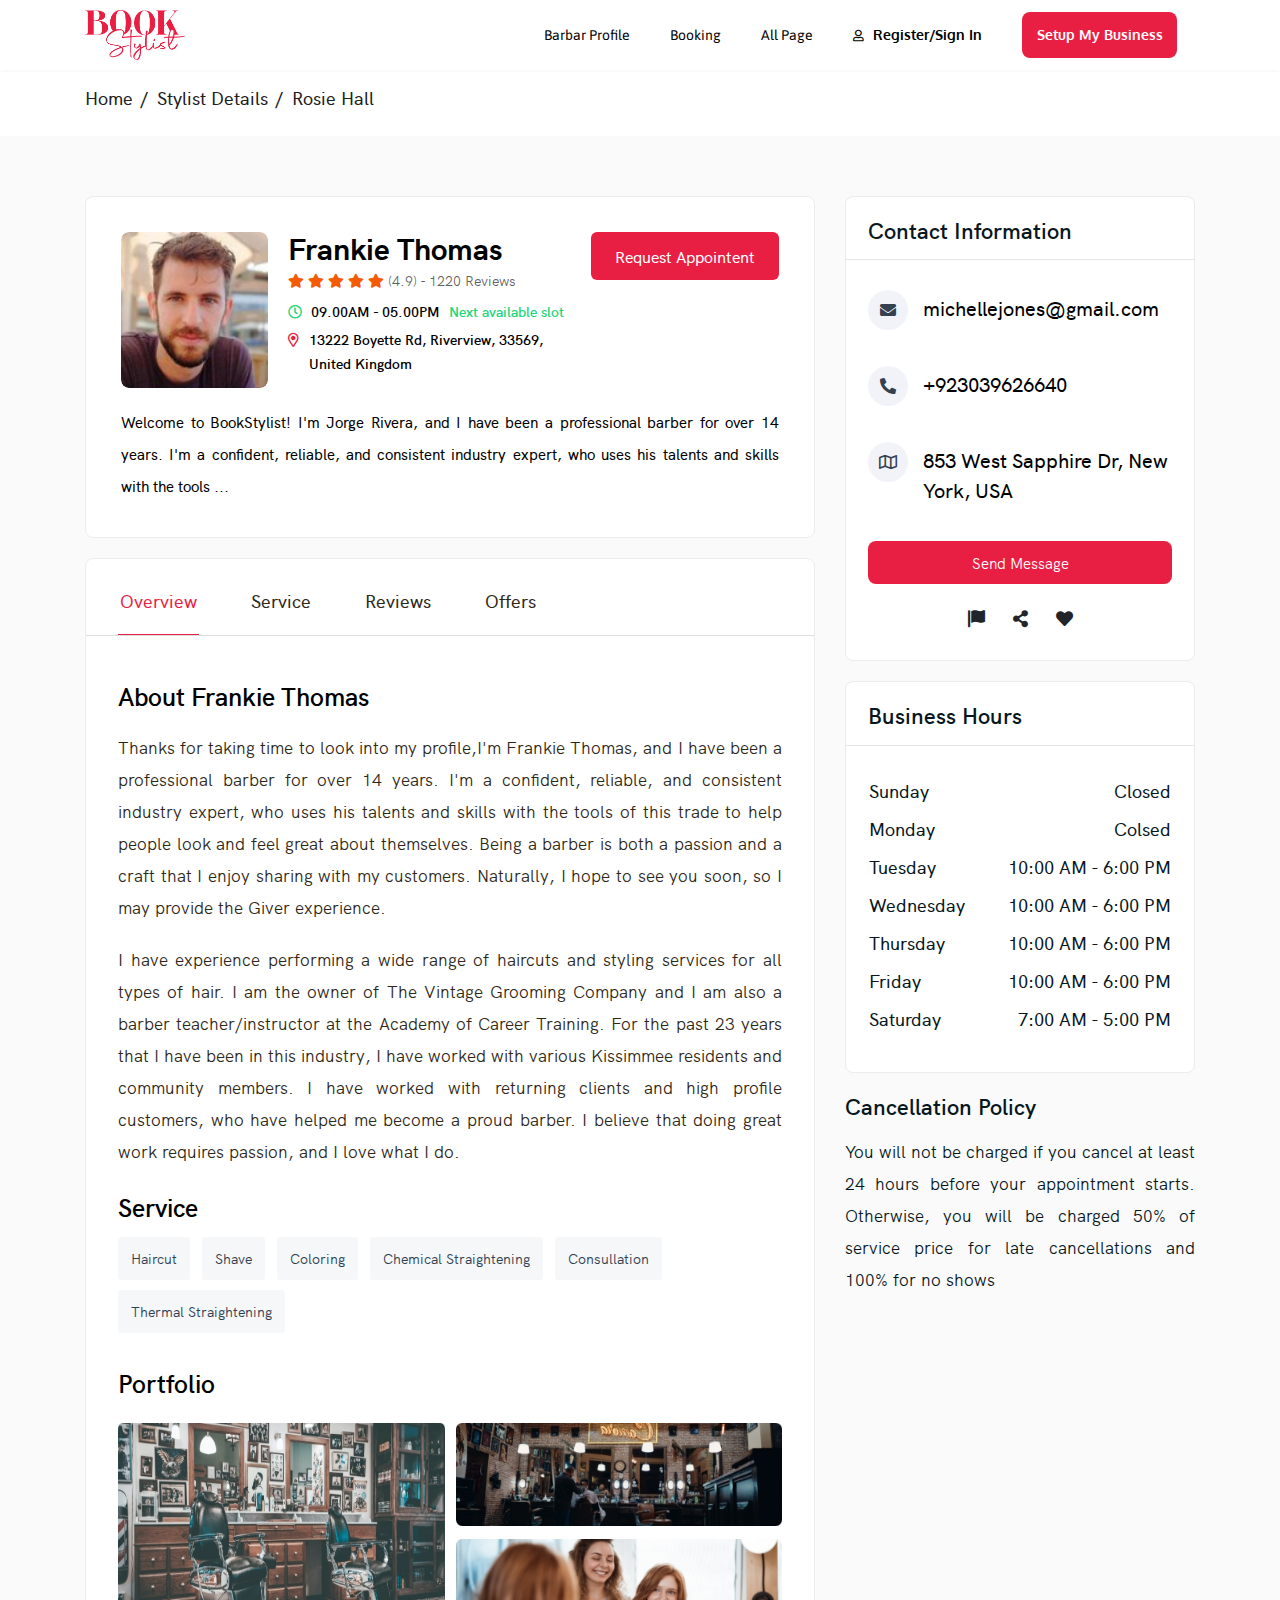
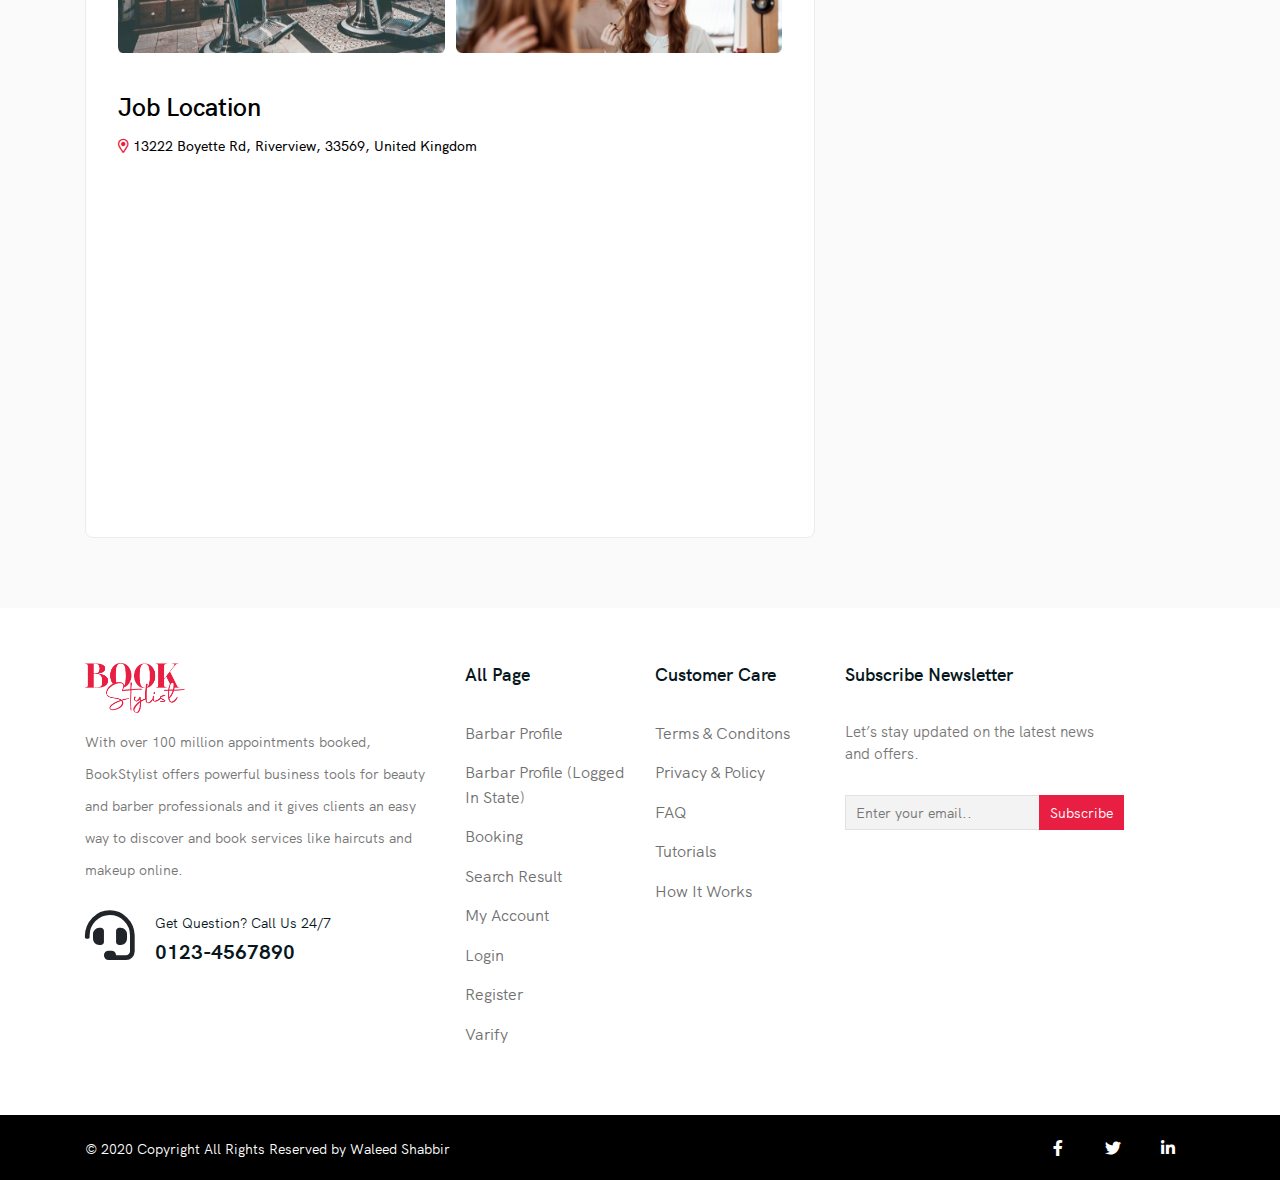
<file: barbar-details.html>
<!DOCTYPE html>
<html lang="en">

<head>
  <meta charset="utf-8">
  <meta name="description" content="Book Stylist">
  <meta name="viewport" content="width=device-width, initial-scale=1">

  <!-- title here -->
  <title>Book Stylist</title>

  <!-- favicon here -->
  <link rel="icon" href="img/footer-logo.png" type="image/png" sizes="16x16">

  <!-- all CSS here -->
  <link rel="stylesheet" href="css/bootstrap.min.css">
  <link rel="stylesheet" href="css/fontawesome-all.min.css">
  <link rel="stylesheet" href="css/animate.min.css">
  <link rel="stylesheet" href="css/font-face.css">
  <link rel="stylesheet" href="css/jquery.nice-number.min.css">
  <link rel="stylesheet" href="css/main.css">
  <link rel="stylesheet" href="css/responsive.css">

</head>

<body>
  <!--[if IE]>
    <p class="browserupgrade">You are using an <strong>outdated</strong> browser. Please <a href="https://browsehappy.com/">upgrade your browser</a> to improve your experience and security.</p>
  <![endif]-->

  <!-- Add your site or application content here -->

  <!-- header area start -->
  <header class="header alt topless">
    <div class="container">
      <div class="menubar">
        <div class="logo">
          <a href="index.html"><img src="img/logo-red.png" alt="book logo"></a>
        </div>
        <nav>
          <ul class="main-menu">
            <li><a href="cart.html">barbar profile</a></li>
            <li><a href="book-appointment.html">booking</a></li>
            <li><a href="#all-page">all page</a></li>
            <li><a href="create-account.html"><i class="far fa-user"></i> register/sign in</a></li>
            <li><a href="login.html" class="button nav-btn">setup my business</a></li>
          </ul>
        </nav>
        <div class="menu-toggle alt">
          <span></span>
        </div>
      </div>
    </div>
  </header>
  <!-- header area end -->

  <!-- breadcrumb area start -->
  <div id="breadcrumb" class="breadcrumb">
    <div class="container">
      <span>home</span>
      <span>stylist details</span>
      <span>rosie hall</span>
    </div>
  </div>
  <!-- breadcrumb area end -->

  <!-- barbar details area start -->
  <section id="profile" class="profile">
    <div class="container">
      <div class="row">
        <div class="col-lg-8">
          <div class="profile-header">
            <div class="profile-info">
              <img src="img/pro-pic.png" alt="frankie thomas" class="pro-pic">
              <div class="meta-data">
                <h4 class="profile-name">frankie thomas</h4>
                <div class="profile-review">
                  <span class="star">
                    <i class="fas fa-star"></i>
                    <i class="fas fa-star"></i>
                    <i class="fas fa-star"></i>
                    <i class="fas fa-star"></i>
                    <i class="fas fa-star"></i>
                  </span>
                  <span class="rating">(4.9) -</span>
                  <span class="count">1220 Reviews</span>
                </div>
                <div class="business-hour">
                  <i class="far fa-clock"></i>
                  <span class="time">09.00AM - 05.00PM</span>
                  <span class="alart">Next available slot</span>
                </div>
                <p class="location">
                  <i class="far fa-map-marker-alt"></i>
                  <span>13222 Boyette Rd, Riverview, 33569, <br>
                    United Kingdom </span>
                </p>
              </div>
              <button class="button req-btn ml-auto">request appointent</button>
            </div>
            <p class="short-note">Welcome to BookStylist! I'm Jorge Rivera, and I have been a professional barber for
              over 14 years. I'm a confident, reliable, and consistent industry expert, who uses his talents and skills
              with the tools ...
            </p>
          </div> <!-- profile-header end -->

          <div class="profile-body">
            <ul class="nav nav-pills profile-tabs" id="pills-tab" role="tablist">
              <li class="nav-item">
                <a class="nav-link active" id="profile-overview-tab" data-toggle="pill" href="#profile-overview" role="tab" aria-controls="profile-overview" aria-selected="true">Overview</a>
              </li>
              <li class="nav-item">
                <a class="nav-link" id="profile-service-tab" data-toggle="pill" href="#profile-service" role="tab" aria-controls="profile-service" aria-selected="false">Service</a>
              </li>
              <li class="nav-item">
                <a class="nav-link" id="profile-review-tab" data-toggle="pill" href="#profile-review" role="tab" aria-controls="profile-review" aria-selected="false">Reviews</a>
              </li>
              <li class="nav-item">
                <a class="nav-link" id="profile-offer-tab" data-toggle="pill" href="#profile-offer" role="tab" aria-controls="profile-offer" aria-selected="false">Offers</a>
              </li>
            </ul>
            <div class="tab-content profile-tab-content" id="pills-tabContent">
              <div class="tab-pane profile-tab-pane fade show active" id="profile-overview" role="tabpanel" aria-labelledby="profile-overview-tab">
                <div class="profile-owner-details">
                  <h5 class="tabs-inner-header">about frankie thomas</h5>
                  <p>Thanks for taking time to look into my profile,I'm Frankie Thomas, and I have been a professional
                    barber for over 14 years. I'm a confident, reliable, and consistent industry expert, who uses his
                    talents and skills with the tools of this trade to help people look and feel great about themselves.
                    Being a barber is both a passion and a craft that I enjoy sharing with my customers. Naturally, I
                    hope to see you soon, so I may provide the Giver experience.
                  </p>
                  <p>I have experience performing a wide range of haircuts and styling services for all types of hair. I
                    am the owner of The Vintage Grooming Company and I am also a barber teacher/instructor at the
                    Academy of Career Training. For the past 23 years that I have been in this industry, I have worked
                    with various Kissimmee residents and community members. I have worked with returning clients and
                    high profile customers, who have helped me become a proud barber. I believe that doing great work
                    requires passion, and I love what I do.
                  </p>
                </div>
                <div class="service-tags">
                  <h5 class="tabs-inner-header">service</h5>
                  <div class="tags">
                    <span>haircut</span>
                    <span>shave</span>
                    <span>coloring</span>
                    <span>chemical straightening</span>
                    <span>consullation</span>
                    <span>thermal straightening</span>
                  </div>
                </div>
                <div class="profile-owner-portfolio">
                  <h5 class="tabs-inner-header">portfolio</h5>
                  <div class="portfolio-wrapper">
                    <div class="portfolio-item">
                      <img src="img/portfolio/1.jpg" alt="portfolio" class="img-fluid img-1">
                    </div>
                    <div class="portfolio-item">
                      <img src="img/portfolio/2.jpg" alt="portfolio" class="img-fluid img-2">
                    </div>
                    <div class="portfolio-item">
                      <img src="img/portfolio/3.jpg" alt="portfolio" class="img-fluid img-3">
                    </div>
                  </div>
                </div>
                <div class="job-location">
                  <h5 class="tabs-inner-header">job location</h5>
                  <p class="location"><i class="far fa-map-marker-alt"></i> 13222 Boyette Rd, Riverview, 33569, United
                    Kingdom </p>
                  <div class="map">
                    <iframe
                      src="https://www.google.com/maps/embed?pb=!1m18!1m12!1m3!1d2480.390981778659!2d0.4931063153420343!3d51.56106561459961!2m3!1f0!2f0!3f0!3m2!1i1024!2i768!4f13.1!3m3!1m2!1s0x47d8c435e1209ce9%3A0xc5d2c18a4598487f!2sRiverview%2C%20Vange%2C%20Basildon%2C%20UK!5e0!3m2!1sen!2sbd!4v1594845328841!5m2!1sen!2sbd"
                      frameborder="0" style="border:0;" allowfullscreen="true" aria-hidden="false" tabindex="0"></iframe>
                  </div>
                </div>
              </div> <!-- tab end -->

              <div class="tab-pane profile-tab-pane fade" id="profile-service" role="tabpanel" aria-labelledby="profile-service-tab">
                <div class="choose-service">
                  <h5 class="tabs-inner-header">choose your service</h5>
                  <p>You can select multiple services</p>
                  <div class="options">
                    <label for="option1">
                      <input type="checkbox" name="service" id="option1" checked>
                      <span class="service-name">salon services</span>
                      <span class="checkmark"></span>
                    </label>
                    <label for="option2">
                      <input type="checkbox" name="service" id="option2">
                      <span class="service-name">home services</span>
                      <span class="checkmark"></span>
                    </label>
                  </div>
                </div>
                <div class="service-list">
                  <div class="single-service">
                    <div class="service-collapse">
                      <div class="service-collapse-tab">
                        <h5 class="tabs-inner-header">haircuts</h5>
                        <span class="collapse-icon"></span>
                      </div>
                      <div class="service-collapse-content">
                        <div class="service-category">
                          <span class="item active">women's haircut</span>
                          <span class="item">men's haircut</span>
                          <span class="item">kids</span>
                        </div>
                        <div class="service-items">
                          <div class="single-item">
                            <div class="item-details">
                              <h6>bang trim</h6>
                              <span>$15 and up for 15 minutes</span>
                              <p>Add face framing-detail to your look with a bang trim</p>
                            </div>
                            <button class="button book-btn">Book</button>
                          </div>
                        </div>

                        <div class="service-items">
                          <div class="single-item">
                            <div class="item-details">
                              <h6>trim</h6>
                              <span>$40 and up for 30 minutes</span>
                              <p>Add face framing-detail to your look with a bang trim</p>
                            </div>
                            <button class="button book-btn">Book</button>
                          </div>
                        </div>

                        <div class="service-items">
                          <div class="single-item">
                            <div class="item-details">
                              <h6>barbar haircut</h6>
                              <span>$65 and up for 45 minutes</span>
                              <p>Add face framing-detail to your look with a bang trim</p>
                            </div>
                            <button class="button book-btn">Book</button>
                          </div>
                        </div>

                        <div class="service-items">
                          <div class="single-item">
                            <div class="item-details">
                              <h6>shave</h6>
                              <span>$20 and up for 30 minutes</span>
                              <p>Add face framing-detail to your look with a bang trim</p>
                            </div>
                            <button class="button book-btn">Book</button>
                          </div>
                        </div>

                        <div class="service-items">
                          <div class="single-item">
                            <div class="item-details">
                              <h6>shape up</h6>
                              <span>$40 and up for 30 minutes</span>
                              <p>Add face framing-detail to your look with a bang trim</p>
                            </div>
                            <button class="button book-btn">Book</button>
                          </div>
                        </div>
                      </div>
                    </div>
                  </div>

                  <div class="single-service">
                    <div class="service-collapse active">
                      <div class="service-collapse-tab active">
                        <h5 class="tabs-inner-header">styling</h5>
                        <span class="collapse-icon"></span>
                      </div>
                      <div class="service-collapse-content">
                        <div class="service-category">
                          <span class="item">women's haircut</span>
                          <span class="item active">men's haircut</span>
                          <span class="item">kids</span>
                        </div>
                        <div class="service-items">
                          <div class="single-item">
                            <div class="item-details">
                              <h6>trim</h6>
                              <span>$45 and up for 15 minutes</span>
                              <p>Add face framing-detail to your look with a bang trim</p>
                            </div>
                            <button class="button book-btn">Book</button>
                          </div>
                        </div>
                      </div>
                    </div>
                  </div>

                  <div class="single-service">
                    <div class="service-collapse active">
                      <div class="service-collapse-tab active">
                        <h5 class="tabs-inner-header">thermal straightening</h5>
                        <span class="collapse-icon"></span>
                      </div>
                      <div class="service-collapse-content">
                        <div class="service-category">
                          <span class="item">women's haircut</span>
                          <span class="item">men's haircut</span>
                          <span class="item active">kids</span>
                        </div>
                        <div class="service-items">
                          <div class="single-item">
                            <div class="item-details">
                              <h6>shave</h6>
                              <span>$60 and up for 45 minutes</span>
                              <p>Add face framing-detail to your look with a bang trim</p>
                            </div>
                            <button class="button book-btn">Book</button>
                          </div>
                        </div>
                      </div>
                    </div>
                  </div>

                  <div class="single-service">
                    <div class="service-collapse active">
                      <div class="service-collapse-tab active">
                        <h5 class="tabs-inner-header">treatments</h5>
                        <span class="collapse-icon"></span>
                      </div>
                      <div class="service-collapse-content">
                        <div class="service-category">
                          <span class="item">women's haircut</span>
                          <span class="item active">men's haircut</span>
                          <span class="item">kids</span>
                        </div>
                        <div class="service-items">
                          <div class="single-item">
                            <div class="item-details">
                              <h6>barbar haircut</h6>
                              <span>$30 and up for 15 minutes</span>
                              <p>Add face framing-detail to your look with a bang trim</p>
                            </div>
                            <button class="button book-btn">Book</button>
                          </div>
                        </div>
                      </div>
                    </div>
                  </div>

                  <div class="single-service">
                    <div class="service-collapse active">
                      <div class="service-collapse-tab active">
                        <h5 class="tabs-inner-header">consultation</h5>
                        <span class="collapse-icon"></span>
                      </div>
                      <div class="service-collapse-content">
                        <div class="service-category">
                          <span class="item active">women's haircut</span>
                          <span class="item">men's haircut</span>
                          <span class="item">kids</span>
                        </div>
                        <div class="service-items">
                          <div class="single-item">
                            <div class="item-details">
                              <h6>bang trim</h6>
                              <span>$15 and up for 15 minutes</span>
                              <p>Add face framing-detail to your look with a bang trim</p>
                            </div>
                            <button class="button book-btn">Book</button>
                          </div>
                        </div>
                      </div>
                    </div>
                  </div>
                </div>

                <div class="service-footer">
                  <h2>Can't find what are you looking for?</h2>
                  <button class="button book-btn">send message</button>
                </div>
              </div> <!-- tab end -->

              <div class="tab-pane profile-tab-pane fade" id="profile-review" role="tabpanel" aria-labelledby="profile-review-tab">
                <div class="review">
                  <div class="review-header">
                    <h5 class="tabs-inner-header">reviews</h5>
                    <p>Customers rated this pro highly for work quality, value, and professionalism.</p>
                  </div>
                  <div class="review-body">
                    <div class="single-review">
                      <div class="review-meta">
                        <img src="img/review/1.png" alt="review author" class="author-img">
                        <div class="details">
                          <h6 class="author-name">maya young</h6>
                          <span class="star"><i class="fas fa-star"></i> 5</span>
                          <p class="time">1 day ago</p>
                        </div>
                      </div>
                      <p class="review-text">Always knows how to put you at ease and takes very good care of her
                        clients.
                        Fantastic haircut as usual. I Love, love, love</p>
                    </div>

                    <div class="single-review">
                      <div class="review-meta">
                        <img src="img/review/2.png" alt="review author" class="author-img">
                        <div class="details">
                          <h6 class="author-name">hope foster</h6>
                          <span class="star"><i class="fas fa-star"></i> 5</span>
                          <p class="time">1 day ago</p>
                        </div>
                      </div>
                      <p class="review-text">Quality hair care, very professional. She is always on time. We always get
                        a silk press and trim, and are always satisfied with the results</p>
                    </div>

                    <div class="single-review">
                      <div class="review-meta">
                        <img src="img/review/3.png" alt="review author" class="author-img">
                        <div class="details">
                          <h6 class="author-name">garnet bins</h6>
                          <span class="star"><i class="fas fa-star"></i> 5</span>
                          <p class="time">1 day ago</p>
                        </div>
                      </div>
                      <p class="review-text">Very attentive and goes the extra mile. Extremely friendly and has a warm
                        vibe in her shop</p>
                    </div>

                    <div class="single-review">
                      <div class="review-meta">
                        <img src="img/review/4.png" alt="review author" class="author-img">
                        <div class="details">
                          <h6 class="author-name">sarina kiah</h6>
                          <span class="star"><i class="fas fa-star"></i> 5</span>
                          <p class="time">1 day ago</p>
                        </div>
                      </div>
                      <p class="review-text">hands down amazing! Yvette is a true expert and is extremely knowledgeable
                        and has done with magic with my hair. So happy to have found my go to stylist!</p>
                    </div>

                    <div class="single-review">
                      <div class="review-meta">
                        <img src="img/review/5.png" alt="review author" class="author-img">
                        <div class="details">
                          <h6 class="author-name">maya young</h6>
                          <span class="star"><i class="fas fa-star"></i> 5</span>
                          <p class="time">1 day ago</p>
                        </div>
                      </div>
                      <p class="review-text">Always knows how to put you at ease and takes very good care of her
                        clients.
                        Fantastic haircut as usual. I Love, love, love</p>
                    </div>

                    <div class="single-review">
                      <div class="review-meta">
                        <img src="img/review/1.png" alt="review author" class="author-img">
                        <div class="details">
                          <h6 class="author-name">maya young</h6>
                          <span class="star"><i class="fas fa-star"></i> 5</span>
                          <p class="time">1 day ago</p>
                        </div>
                      </div>
                      <p class="review-text">Always knows how to put you at ease and takes very good care of her
                        clients.
                        Fantastic haircut as usual. I Love, love, love</p>
                    </div>

                    <div class="single-review">
                      <div class="review-meta">
                        <img src="img/review/2.png" alt="review author" class="author-img">
                        <div class="details">
                          <h6 class="author-name">hope foster</h6>
                          <span class="star"><i class="fas fa-star"></i> 5</span>
                          <p class="time">1 day ago</p>
                        </div>
                      </div>
                      <p class="review-text">Quality hair care, very professional. She is always on time. We always get
                        a silk press and trim, and are always satisfied with the results</p>
                    </div>

                    <div class="single-review">
                      <div class="review-meta">
                        <img src="img/review/3.png" alt="review author" class="author-img">
                        <div class="details">
                          <h6 class="author-name">garnet bins</h6>
                          <span class="star"><i class="fas fa-star"></i> 5</span>
                          <p class="time">1 day ago</p>
                        </div>
                      </div>
                      <p class="review-text">Very attentive and goes the extra mile. Extremely friendly and has a warm
                        vibe in her shop</p>
                    </div>

                    <div class="single-review">
                      <div class="review-meta">
                        <img src="img/review/4.png" alt="review author" class="author-img">
                        <div class="details">
                          <h6 class="author-name">sarina kiah</h6>
                          <span class="star"><i class="fas fa-star"></i> 5</span>
                          <p class="time">1 day ago</p>
                        </div>
                      </div>
                      <p class="review-text">hands down amazing! Yvette is a true expert and is extremely knowledgeable
                        and has done with magic with my hair. So happy to have found my go to stylist!</p>
                    </div>

                    <div class="single-review">
                      <div class="review-meta">
                        <img src="img/review/5.png" alt="review author" class="author-img">
                        <div class="details">
                          <h6 class="author-name">maya young</h6>
                          <span class="star"><i class="fas fa-star"></i> 5</span>
                          <p class="time">1 day ago</p>
                        </div>
                      </div>
                      <p class="review-text">Always knows how to put you at ease and takes very good care of her
                        clients.
                        Fantastic haircut as usual. I Love, love, love</p>
                    </div>
                  </div>
                  <div class="review-footer">
                    <button class="button load-more-btn">load more</button>
                  </div>
                </div>
              </div> <!-- tab end -->

              <div class="tab-pane profile-tab-pane fade" id="profile-offer" role="tabpanel" aria-labelledby="profile-offer-tab">
                <div class="offer">
                  <div class="offer-header">
                    <h5 class="tabs-inner-header">offers</h5>
                    <p>Get Amazing offers and save your money</p>
                  </div>
                  <div class="offer-body">
                    <div class="single-offer">
                      <div class="offer-detail">
                        <h6>bridal beauty makeup</h6>
                        <span>45% off</span>
                        <p>Lorem ipsum dolor sit amet, consectetur adipiscing elit. Integer eu massa imperdiet arcu
                          malesuada hendrerit id sed est</p>
                      </div>
                      <button class="button book-btn">Book Now</button>
                    </div>

                    <div class="single-offer">
                      <div class="offer-detail">
                        <h6>voucher for your next haircut service</h6>
                        <span>100% off</span>
                        <p>Lorem ipsum dolor sit amet, consectetur adipiscing elit. Integer eu massa imperdiet arcu
                          malesuada hendrerit id sed est</p>
                      </div>
                      <button class="button book-btn">Book Now</button>
                    </div>
                  </div>
                </div>
              </div> <!-- tab end -->
            </div>
          </div>
        </div><!-- col end -->

        <!-- sidebar start -->
        <div class="col-lg-4">
          <div class="sidebar-widget">
            <h3 class="sidebar-title">contact information</h3>
            <div class="sidebar-content sidebar-contact-info">
              <div class="item">
                <i class="fas fa-envelope"></i>
                <span>michellejones@gmail.com</span>
              </div>
              <div class="item">
                <i class="fas fa-phone-alt"></i>
                <span>+923039626640</span>
              </div>
              <div class="item">
                <i class="far fa-map"></i>
                <span>853 West Sapphire Dr,
                  New York, USA</span>
              </div>
              <button class="button full-width-btn">send message</button>
              <div class="social">
                <a href="#"><i class="fas fa-flag-alt"></i></a>
                <a href="#"><i class="fas fa-share-alt"></i></a>
                <a href="#"><i class="fas fa-heart"></i></a>
              </div>
            </div>
          </div>

          <div class="sidebar-widget">
            <h3 class="sidebar-title">business hours</h3>
            <div class="sidebar-content">
              <table class="business-hour">
                <tr>
                  <td>Sunday</td>
                  <td>Closed</td>
                </tr>
                <tr>
                  <td>Monday</td>
                  <td>Colsed</td>
                </tr>
                <tr>
                  <td>Tuesday</td>
                  <td>10:00 AM - 6:00 PM</td>
                </tr>
                <tr>
                  <td>Wednesday</td>
                  <td>10:00 AM - 6:00 PM</td>
                </tr>
                <tr>
                  <td>Thursday</td>
                  <td>10:00 AM - 6:00 PM</td>
                </tr>
                <tr>
                  <td>Friday</td>
                  <td>10:00 AM - 6:00 PM</td>
                </tr>
                <tr>
                  <td>Saturday</td>
                  <td>7:00 AM - 5:00 PM</td>
                </tr>
              </table>
            </div>
          </div>

          <div class="sidebar-notice">
            <h3 class="sidebar-title">cancellation policy</h3>
            <p>You will not be charged if you cancel at least 24 hours before your appointment starts. Otherwise, you
              will be charged 50% of service price for late cancellations and 100% for no shows</p>
          </div>
        </div> <!-- col end -->
      </div> <!-- row end -->
    </div> <!-- container end -->
  </section>
  <!-- barbar details area end -->

  <!-- footer area start -->
  <footer class="footer-alt">
    <div class="container">
      <div class="row">
        <div class="col-lg-4 col-md-6">
          <div class="footer-intro">
            <img src="img/logo-red.png" alt="logo">
            <p>With over 100 million appointments booked, BookStylist offers powerful business tools for beauty and
              barber professionals and it gives clients an easy way to discover and book services like haircuts and
              makeup online.</p>
            <div class="helpline">
              <i class="fas fa-headset"></i>
              <div class="helpline-info">
                <p>get question? call us 24/7</p>
                <h1>0123-4567890</h1>
              </div>
            </div>
          </div>
        </div> <!-- col end -->

        <div class="col-lg-2 col-md-6">
          <div class="important-menu" id="all-page">
            <h5>all page</h5>
            <ul>
              <li><a href="barbar-details.html">barbar profile</a></li>
              <li><a href="cart.html">barbar profile (logged in state)</a></li>
              <li><a href="book-appointment.html">booking</a></li>
              <li><a href="search-result.html">search result</a></li>
              <li><a href="dashboard.html">my account</a></li>
              <li><a href="login.html">login</a></li>
              <li><a href="create-account.html">register</a></li>
              <li><a href="varify.html">varify</a></li>
            </ul>
          </div>
        </div> <!-- col end -->

        <div class="col-lg-2 col-md-6">
          <div class="customer-care">
            <h5>customer care</h5>
            <ul>
              <li><a href="#">Terms & Conditons</a></li>
              <li><a href="#">Privacy & Policy</a></li>
              <li><a href="#">FAQ</a></li>
              <li><a href="#">Tutorials</a></li>
              <li><a href="#">How it works</a></li>
            </ul>
          </div>
        </div> <!-- col end -->

        <div class="col-lg-4 col-md-6">
          <div class="newsletter">
            <h5>Subscribe Newsletter</h5>
            <p>Let’s stay updated on the latest news <br> and offers.</p>
            <div class="subscription-field">
              <input type="text" class="subscription-text" placeholder="Enter your email..">
              <button class="button subscription-btn">subscribe</button>
            </div>
          </div>
        </div>
      </div> <!-- row end -->
    </div> <!-- container end -->
  </footer>

  <div class="copyright">
    <div class="container d-flex justify-content-between flex-column flex-md-row ">
      <p>&#xA9; 2020 Copyright All Rights Reserved by Waleed Shabbir</p>
      <ul class="footer-social">
        <li><a href="#"><i class="fab fa-facebook-f"></i></a></li>
        <li><a href="#"><i class="fab fa-twitter"></i></a></li>
        <li><a href="#"><i class="fab fa-linkedin-in"></i></a></li>
      </ul>
    </div>
  </div>
  <!-- footer area end -->


  <!-- jQuery JS -->
  <script src="js/vendor/modernizr-3.8.0.min.js"></script>
  <script src="js/vendor/jquery-3.4.1.min.js"></script>

  <!-- bootstrap JS -->
  <script src="js/popper.min.js"></script>
  <script src="js/bootstrap.min.js"></script>

  <!-- wow JS -->
  <script src="js/wow.min.js"></script>

  <!-- cart number spiner JS -->
  <script src="js/jquery.nice-number.min.js"></script>

  <!-- macy JS -->
  <script src="js/macy.js"></script>

  <!-- smoooth scroll JS -->
  <script src="js/smooth-scroll.min.js"></script>

  <!-- main JS -->
  <script src="js/main.js"></script>

  <script>
    //macy js
    var macyInstance = Macy({
      container: '.portfolio-wrapper',
      trueOrder: false,
      waitForImages: false,
      useOwnImageLoader: false,
      debug: true,
      mobileFirst: true,
      columns: 2,
      margin: {
        y: 13,
        x: 11,
      },
      breakAt: {
        768: 2,
        320: 1,
      },
    });

    //smooth scroll js
    var scroll = new SmoothScroll('a[href*="#"]');
  </script>

</body>

</html>
</file>
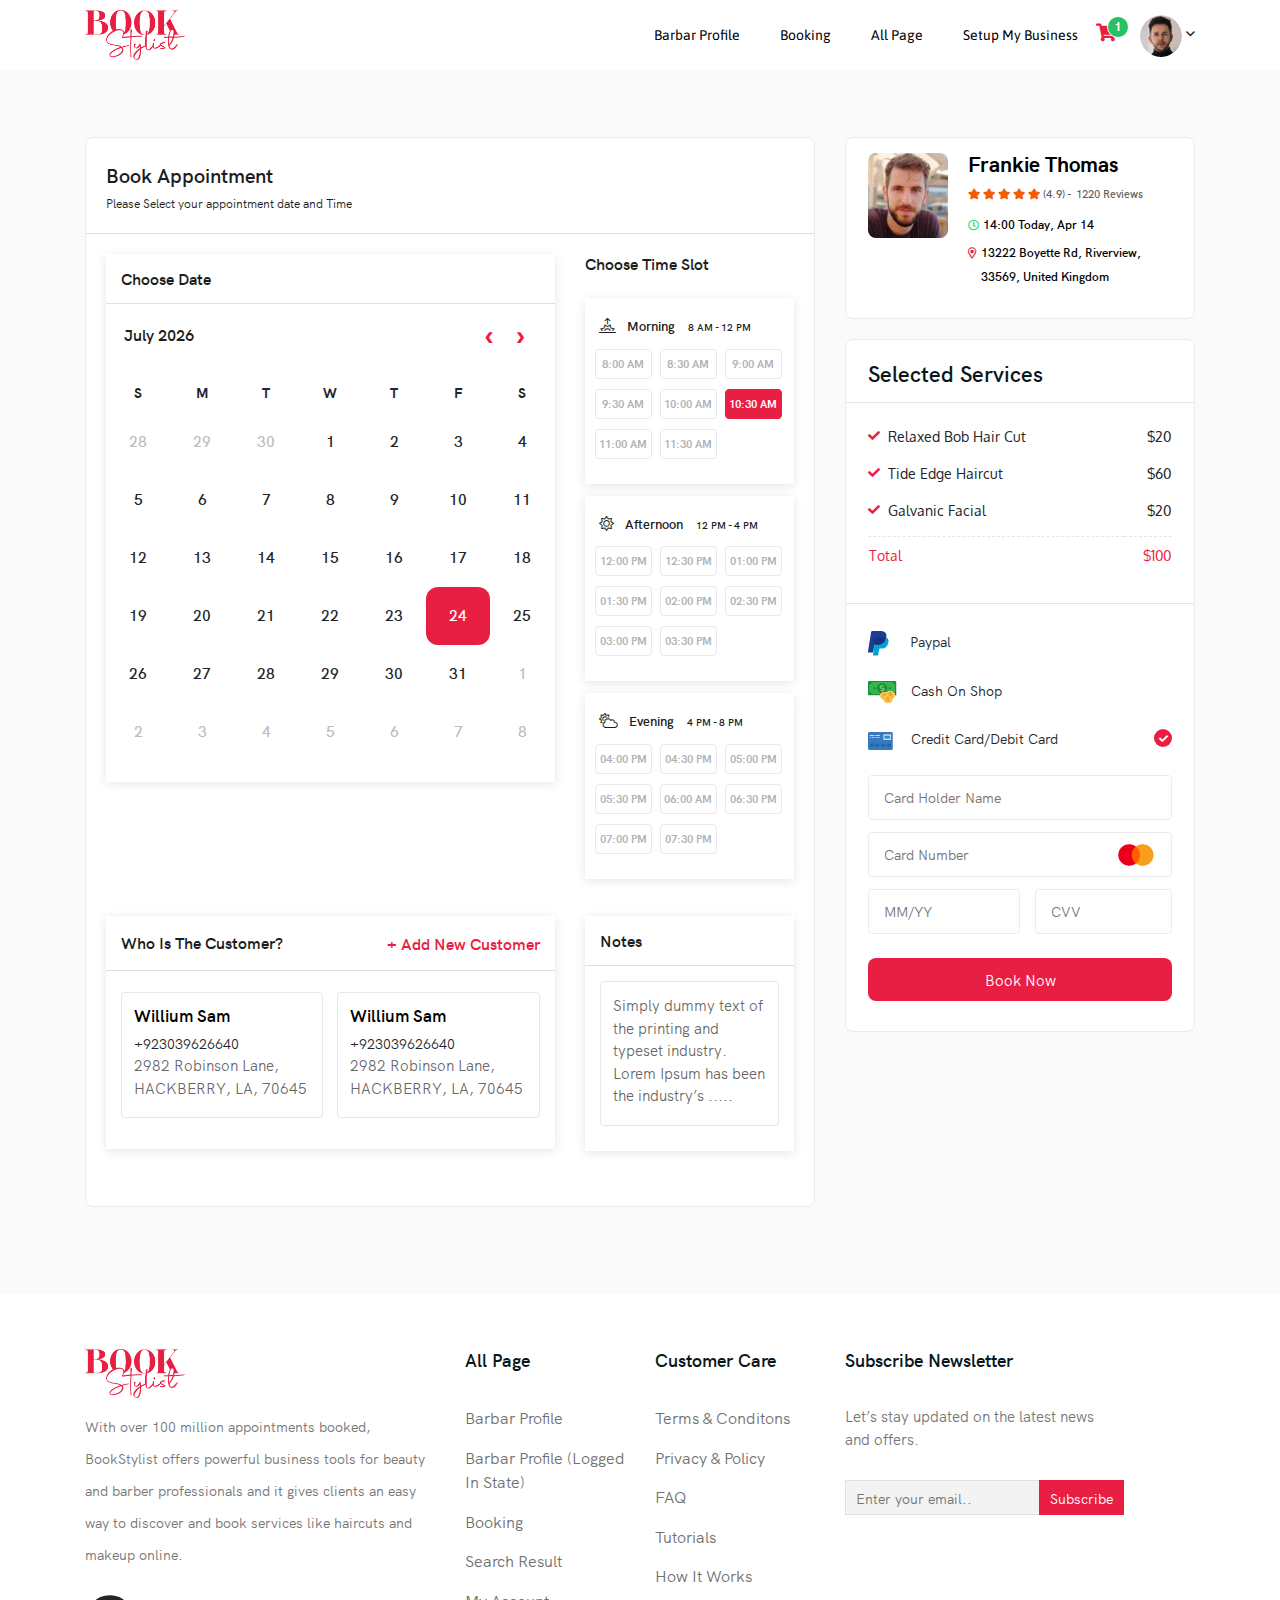
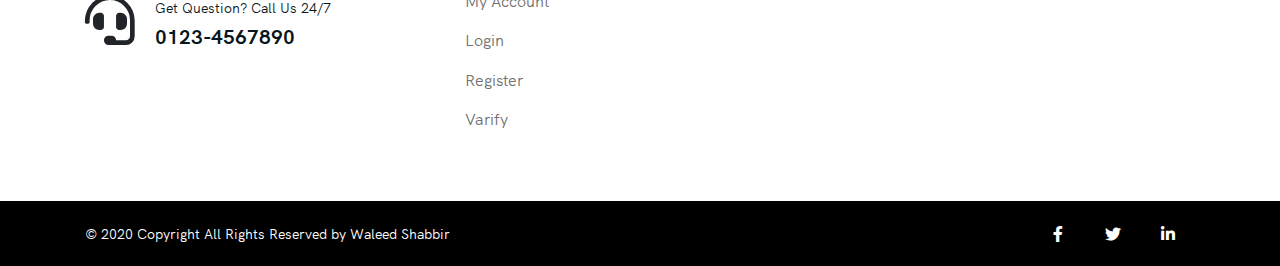
<file: book-appointment.html>
<!DOCTYPE html>
<html lang="en">

<head>
  <meta charset="utf-8">
  <meta name="description" content="Book Stylist">
  <meta name="viewport" content="width=device-width, initial-scale=1">

  <!-- title here -->
  <title>Book Stylist</title>

  <!-- favicon here -->
  <link rel="icon" href="img/footer-logo.png" type="image/png" sizes="16x16">

  <!-- all CSS here -->
  <link rel="stylesheet" href="css/bootstrap.min.css">
  <link rel="stylesheet" href="css/fontawesome-all.min.css">
  <link rel="stylesheet" href="css/animate.min.css">
  <link rel="stylesheet" href="css/jquery.nice-number.min.css">
  <link rel="stylesheet" href="css/fullcalender.css">
  <link rel="stylesheet" href="css/font-face.css">
  <link rel="stylesheet" href="css/main.css">
  <link rel="stylesheet" href="css/responsive.css">

</head>

<body>
  <!--[if IE]>
    <p class="browserupgrade">You are using an <strong>outdated</strong> browser. Please <a href="https://browsehappy.com/">upgrade your browser</a> to improve your experience and security.</p>
  <![endif]-->

  <!-- Add your site or application content here -->

  <!-- header area start -->
  <header class="header alt topless">
    <div class="container">
      <div class="menubar">
        <div class="logo">
          <a href="index.html"><img src="img/logo-red.png" alt="book logo"></a>
        </div>
        <nav>
          <ul class="main-menu logged">
            <li><a href="cart.html">barbar profile</a></li>
            <li><a href="book-appointment.html">booking</a></li>
            <li><a href="#all-page">all page</a></li>
            <li><a href="login.html">setup my business</a></li>
          </ul>
          <ul class="logged-menu">
            <li class="mini-cart"><i class="fas fa-shopping-cart"></i> <span class="mini-cart-item-count">1</span></li>
            <div class="mini-cart-area">
              <h6 class="mini-cart-header">Cart</h6>
              <span class="mini-cart-close"><i class="fal fa-times"></i></span>
              <div class="mini-cart-body">
                <div class="mini-cart-item">
                  <div class="mini-cart-item-left">
                    <span class="mini-cart-product-number">1</span>
                    <span class="mini-cart-product-name">relaxed bob hair cut</span>
                  </div>
                  <div class="mini-cart-item-right">
                    <div class="mini-cart-input">
                      <input type="number" value="1">
                    </div>
                    <span class="mini-cart-price">$799</span>
                    <span class="cart-cancle"><i class="fal fa-times-circle"></i></span>
                  </div>
                </div>

                <div class="mini-cart-item">
                  <div class="mini-cart-item-left">
                    <span class="mini-cart-product-number">2</span>
                    <span class="mini-cart-product-name">tide age hair cut</span>
                  </div>
                  <div class="mini-cart-item-right">
                    <div class="mini-cart-input">
                      <input type="number" value="1">
                    </div>
                    <span class="mini-cart-price">$799</span>
                    <span class="cart-cancle"><i class="fal fa-times-circle"></i></span>
                  </div>
                </div>

                <div class="mini-cart-item">
                  <div class="mini-cart-item-left">
                    <span class="mini-cart-product-number">3</span>
                    <span class="mini-cart-product-name">galvanic facial</span>
                  </div>
                  <div class="mini-cart-item-right">
                    <div class="mini-cart-input">
                      <input type="number" value="1">
                    </div>
                    <span class="mini-cart-price">$799</span>
                    <span class="cart-cancle"><i class="fal fa-times-circle"></i></span>
                  </div>
                </div>

                <div class="mini-cart-item mini-cart-total">
                  <h6>Total Price:</h6>
                  <span class="total-price">$1498</span>
                </div>
              </div>
              <div class="mini-cart-footer">
                <button class="button mini-cart-btn btn-1">Open Cart</button>
                <button class="button mini-cart-btn btn-2">Book Appointment</button>
              </div>
            </div>
            <li class="account"><img src="img/avatar.png" alt="author"> <i class="far fa-angle-down"></i>
              <ul>
                <li><a href="#">dashboard</a></li>
                <li><a href="#">profile</a></li>
                <li><a href="#">messages</a></li>
                <li><a href="#">notification</a></li>
                <li><a href="#">account settings</a></li>
                <li><a href="#">Log out</a></li>
              </ul>
            </li>
          </ul>
        </nav>
        <div class="menu-toggle alt">
          <span></span>
        </div>
      </div>
    </div>
  </header>
  <!-- header area end -->

  <!-- booking area start -->
  <section id="booking" class="booking">
    <div class="container">
      <div class="row">
        <div class="col-lg-8">
          <div class="book-appointment">
            <div class="book-appointment-header">
              <h3>book appointment</h3>
              <span>Please Select your appointment date and Time</span>
            </div>
            <div class="book-appointment-body">
              <div class="row">
                <div class="col-xl-8">
                  <div class="booking-calender-wrapper booking-block-wrapper">
                    <div class="block-header">
                      <h4>choose date</h4>
                    </div>
                    <div class="block-body">
                      <div id="booking-calendar"></div>
                    </div>
                  </div>
                </div> <!-- col end -->

                <div class="col-xl-4">
                  <div class="appointment-time">
                    <h4 class="title">choose time slot</h4>
                    <div class="time-slot" id="morning-slot">
                      <h5><i class="fal fa-sunrise"></i> Morning <span>8 AM - 12 PM</span></h5>
                      <span class="time">8:00 AM</span>
                      <span class="time">8:30 AM</span>
                      <span class="time">9:00 AM</span>
                      <span class="time">9:30 AM</span>
                      <span class="time">10:00 AM</span>
                      <span class="time active">10:30 AM</span>
                      <span class="time">11:00 AM</span>
                      <span class="time">11:30 AM</span>
                    </div>

                    <div class="time-slot" id="afternoon-slot">
                      <h5><i class="fal fa-sun"></i> Afternoon <span>12 PM - 4 PM</span></h5>
                      <span class="time">12:00 PM</span>
                      <span class="time">12:30 PM</span>
                      <span class="time">01:00 PM</span>
                      <span class="time">01:30 PM</span>
                      <span class="time">02:00 PM</span>
                      <span class="time">02:30 PM</span>
                      <span class="time">03:00 PM</span>
                      <span class="time">03:30 PM</span>
                    </div>

                    <div class="time-slot" id="evening-slot">
                      <h5><i class="fal fa-cloud-sun"></i> Evening <span>4 PM - 8 PM</span></h5>
                      <span class="time">04:00 PM</span>
                      <span class="time">04:30 PM</span>
                      <span class="time">05:00 PM</span>
                      <span class="time">05:30 PM</span>
                      <span class="time">06:00 AM</span>
                      <span class="time">06:30 PM</span>
                      <span class="time">07:00 PM</span>
                      <span class="time">07:30 PM</span>
                    </div>
                  </div>
                </div> <!-- col end -->
              </div> <!-- row end -->
            </div>
            <div class="booking-appointment-footer">
              <div class="row">
                <div class="col-xl-8">
                  <div class="customers-board booking-block-wrapper">
                    <div class="block-header">
                      <h4>who is the customer?</h4>
                      <span>+ add new customer</span>
                    </div>
                    <div class="block-body">
                      <div class="booking-text-box">
                        <h5>Willium Sam</h5>
                        <span>+923039626640</span>
                        <p>2982 Robinson Lane, HACKBERRY,
                          LA, 70645</p>
                      </div>

                      <div class="booking-text-box">
                        <h5>Willium Sam</h5>
                        <span>+923039626640</span>
                        <p>2982 Robinson Lane, HACKBERRY,
                          LA, 70645</p>
                      </div>
                    </div>
                  </div>
                </div> <!-- col end -->

                <div class="col-xl-4">
                  <div class="notes booking-block-wrapper">
                    <div class="block-header">
                      <h4>notes</h4>
                    </div>
                    <div class="block-body">
                      <div class="booking-text-box">
                        <p>Simply dummy text of the printing and typeset industry. Lorem Ipsum has been the
                          industry’s .....</p>
                      </div>
                    </div>
                  </div>
                </div> <!-- col end -->
              </div> <!-- row end -->
            </div>
          </div>
        </div> <!-- col end -->

        <!-- sidebar start -->
        <div class="col-lg-4">
          <div class="sidebar-widget">
            <div class="sidebar-content sidebar-barbar-widget">
              <div class="appointer-details-wrapper">
                <img src="img/pro-pic.png" alt="appointer" class="pro-pic">
                <div class="appointer-details">
                  <h4 class="profile-name">frankie thomas</h4>
                  <div class="profile-review">
                    <span class="star">
                      <i class="fas fa-star"></i>
                      <i class="fas fa-star"></i>
                      <i class="fas fa-star"></i>
                      <i class="fas fa-star"></i>
                      <i class="fas fa-star"></i>
                    </span>
                    <span class="rating">(4.9) -</span>
                    <span class="count">1220 Reviews</span>
                  </div>
                  <div class="business-hour">
                    <i class="far fa-clock"></i>
                    <span class="time">14:00 Today, Apr 14</span>
                  </div>
                  <p class="location">
                    <i class="far fa-map-marker-alt"></i>
                    <span>13222 Boyette Rd, Riverview, 33569, United Kingdom </span>
                  </p>
                </div>
              </div>
            </div>
          </div>

          <div class="sidebar-widget">
            <h3 class="sidebar-title">selected services</h3>
            <div class="checkout-calculate-wrapper">
              <table class="checkout-calculate">
                <tbody>
                  <tr>
                    <td class="checkout-product" scope="row">Relaxed Bob Hair Cut</td>
                    <td class="checkout-price">$20</td>
                  </tr>
                  <tr>
                    <td class="checkout-product" scope="row">Tide Edge Haircut</td>
                    <td class="checkout-price">$60</td>
                  </tr>
                  <tr>
                    <td class="checkout-product" scope="row">Galvanic Facial</td>
                    <td class="checkout-price">$20</td>
                  </tr>
                  <tr>
                    <td class="checkout-total" scope="row">Total</td>
                    <td class="checkout-total-price">$100</td>
                  </tr>
                </tbody>
              </table>
            </div>
            <div class="sidebar-content checkout-method">
              <div class="checkout-method-wrapper">
                <div class="single-checkout-method" id="paypal">
                  <div class="payment-title">
                    <img src="img/checkout/paypal.png" alt="paypal">
                    <span>Paypal</span>
                  </div>
                </div>
              </div>
              <div class="checkout-method-wrapper">
                <div class="single-checkout-method" id="cash">
                  <div class="payment-title">
                    <img src="img/checkout/cash.png" alt="cash">
                    <span>Cash On Shop</span>
                  </div>
                </div>
              </div>
              <div class="checkout-method-wrapper">
                <div class="single-checkout-method active" id="card">
                  <div class="payment-title">
                    <img src="img/checkout/card.png" alt="card">
                    <span>Credit Card/Debit Card</span>
                  </div>
                  <div class="payment-details">
                    <div class="payment-input">
                      <input type="text" id="card-name" placeholder="Card Holder Name">
                    </div>
                    <div class="payment-input">
                      <input type="text" id="card-number" placeholder="Card Number">
                      <img src="img/checkout/mastercard.png" alt="mastercard">
                    </div>
                    <div class="payment-input-group">
                      <div class="payment-input card-date">
                        <input type="text" id="card-date" placeholder="MM/YY">
                      </div>
                      <div class="payment-input card-cvv">
                        <input type="text" id="card-cvv" placeholder="CVV">
                      </div>
                    </div>
                  </div>
                </div>
              </div>
              <button class="button full-width-btn" data-toggle="modal" data-target="#bookingPopup">
                Book Now
              </button>
              <div class="modal fade booking-popup" id="bookingPopup" tabindex="-1" role="dialog" aria-labelledby="bookingPopup" aria-hidden="true">
                <div class="modal-dialog modal-dialog-centered" role="document">
                  <div class="modal-content ">
                    <div class="modal-header">
                      <h5 class="modal-title">Your Appointment Confirmed</h5>
                    </div>
                    <div class="modal-body">
                      <div class="modal-block">
                        <i class="far fa-user"></i>
                        <span class="title">specialist</span>
                        <span class="name">angela hill</span>
                        <span class="position">hair speacialist</span>
                      </div>
                      <div class="divider"></div>
                      <div class="modal-block">
                        <i class="far fa-calendar"></i>
                        <span class="title">date</span>
                        <span class="date">27 January 2020</span>
                        <span class="time">3.00 - 4.00 PM</span>
                      </div>
                    </div>
                    <div class="modal-footer">
                      <button class="button booking-modal-btn-1" data-dismiss="modal">
                        <i class="far fa-envelope"></i>Send <span>e-Mail</span>
                      </button>
                      <button class="button booking-modal-btn-2" data-dismiss="modal">Done</button>
                    </div>
                  </div>
                </div>
              </div>
            </div>
          </div>
        </div> <!-- col end -->
      </div> <!-- row end -->
    </div> <!-- container end -->
  </section>
  <!-- booking area end -->

  <!-- footer area start -->
  <footer class="footer-alt">
    <div class="container">
      <div class="row">
        <div class="col-lg-4 col-md-6">
          <div class="footer-intro">
            <img src="img/logo-red.png" alt="logo">
            <p>With over 100 million appointments booked, BookStylist offers powerful business tools for beauty and
              barber professionals and it gives clients an easy way to discover and book services like haircuts and
              makeup online.</p>
            <div class="helpline">
              <i class="fas fa-headset"></i>
              <div class="helpline-info">
                <p>get question? call us 24/7</p>
                <h1>0123-4567890</h1>
              </div>
            </div>
          </div>
        </div> <!-- col end -->

        <div class="col-lg-2 col-md-6">
          <div class="important-menu" id="all-page">
            <h5>all page</h5>
            <ul>
              <li><a href="barbar-details.html">barbar profile</a></li>
              <li><a href="cart.html">barbar profile (logged in state)</a></li>
              <li><a href="book-appointment.html">booking</a></li>
              <li><a href="search-result.html">search result</a></li>
              <li><a href="dashboard.html">my account</a></li>
              <li><a href="login.html">login</a></li>
              <li><a href="create-account.html">register</a></li>
              <li><a href="varify.html">varify</a></li>
            </ul>
          </div>
        </div> <!-- col end -->

        <div class="col-lg-2 col-md-6">
          <div class="customer-care">
            <h5>customer care</h5>
            <ul>
              <li><a href="#">Terms & Conditons</a></li>
              <li><a href="#">Privacy & Policy</a></li>
              <li><a href="#">FAQ</a></li>
              <li><a href="#">Tutorials</a></li>
              <li><a href="#">How it works</a></li>
            </ul>
          </div>
        </div> <!-- col end -->

        <div class="col-lg-4 col-md-6">
          <div class="newsletter">
            <h5>Subscribe Newsletter</h5>
            <p>Let’s stay updated on the latest news <br> and offers.</p>
            <div class="subscription-field">
              <input type="text" class="subscription-text" placeholder="Enter your email..">
              <button class="button subscription-btn">subscribe</button>
            </div>
          </div>
        </div>
      </div> <!-- row end -->
    </div> <!-- container end -->
  </footer>

  <div class="copyright">
    <div class="container d-flex justify-content-between flex-column flex-md-row ">
      <p>&#xA9; 2020 Copyright All Rights Reserved by Waleed Shabbir</p>
      <ul class="footer-social">
        <li><a href="#"><i class="fab fa-facebook-f"></i></a></li>
        <li><a href="#"><i class="fab fa-twitter"></i></a></li>
        <li><a href="#"><i class="fab fa-linkedin-in"></i></a></li>
      </ul>
    </div>
  </div>
  <!-- footer area end -->


  <!-- jQuery JS -->
  <script src="js/vendor/modernizr-3.8.0.min.js"></script>
  <script src="js/vendor/jquery-3.4.1.min.js"></script>

  <!-- bootstrap JS -->
  <script src="js/popper.min.js"></script>
  <script src="js/bootstrap.min.js"></script>

  <!-- wow JS -->
  <script src="js/wow.min.js"></script>

  <!-- cart number spinner JS -->
  <script src="js/jquery.nice-number.min.js"></script>

  <!-- calender JS -->
  <script src="js/fullcalendar.min.js"></script>

  <!-- smooth scroll JS -->
  <script src="js/smooth-scroll.min.js"></script>

  <!-- main JS -->
  <script src="js/main.js"></script>

  <script>
    //smooth scroll js
    var scroll = new SmoothScroll('a[href*="#"]');
  </script>

</body>

</html>
</file>
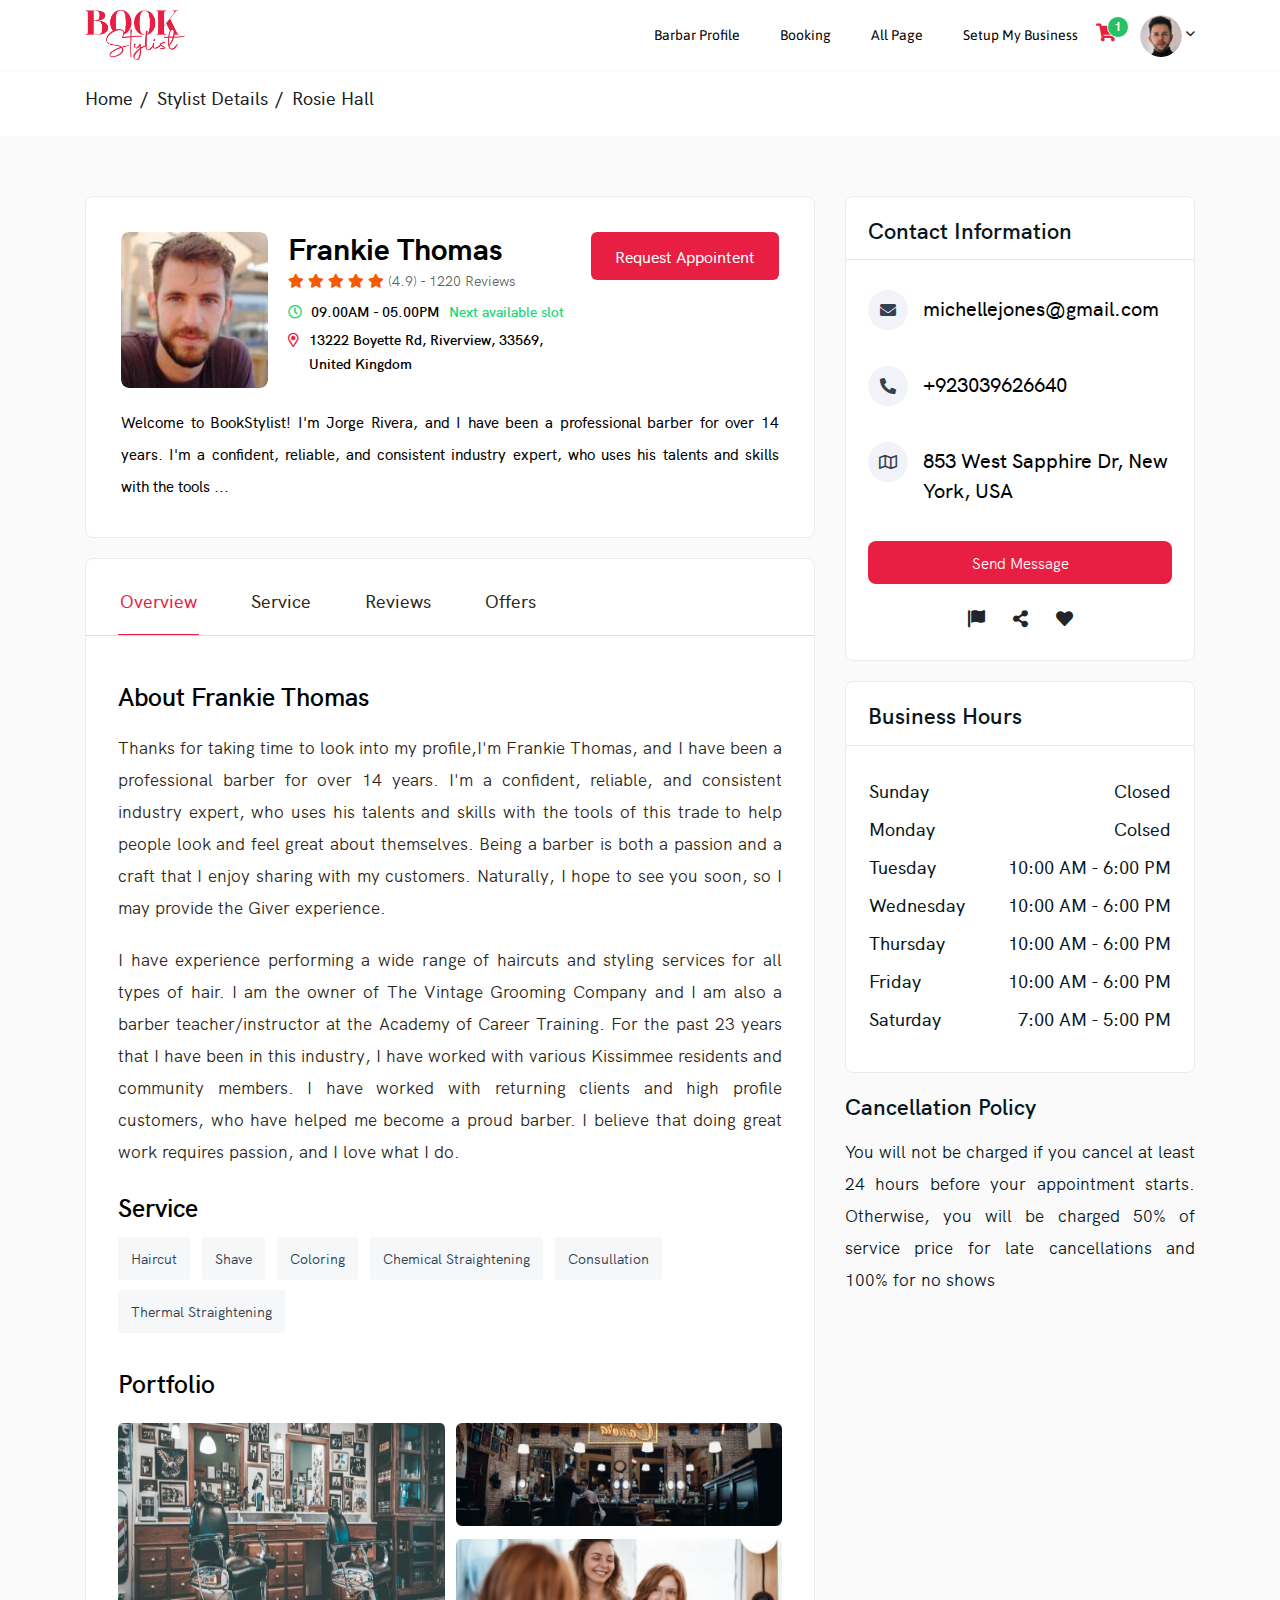
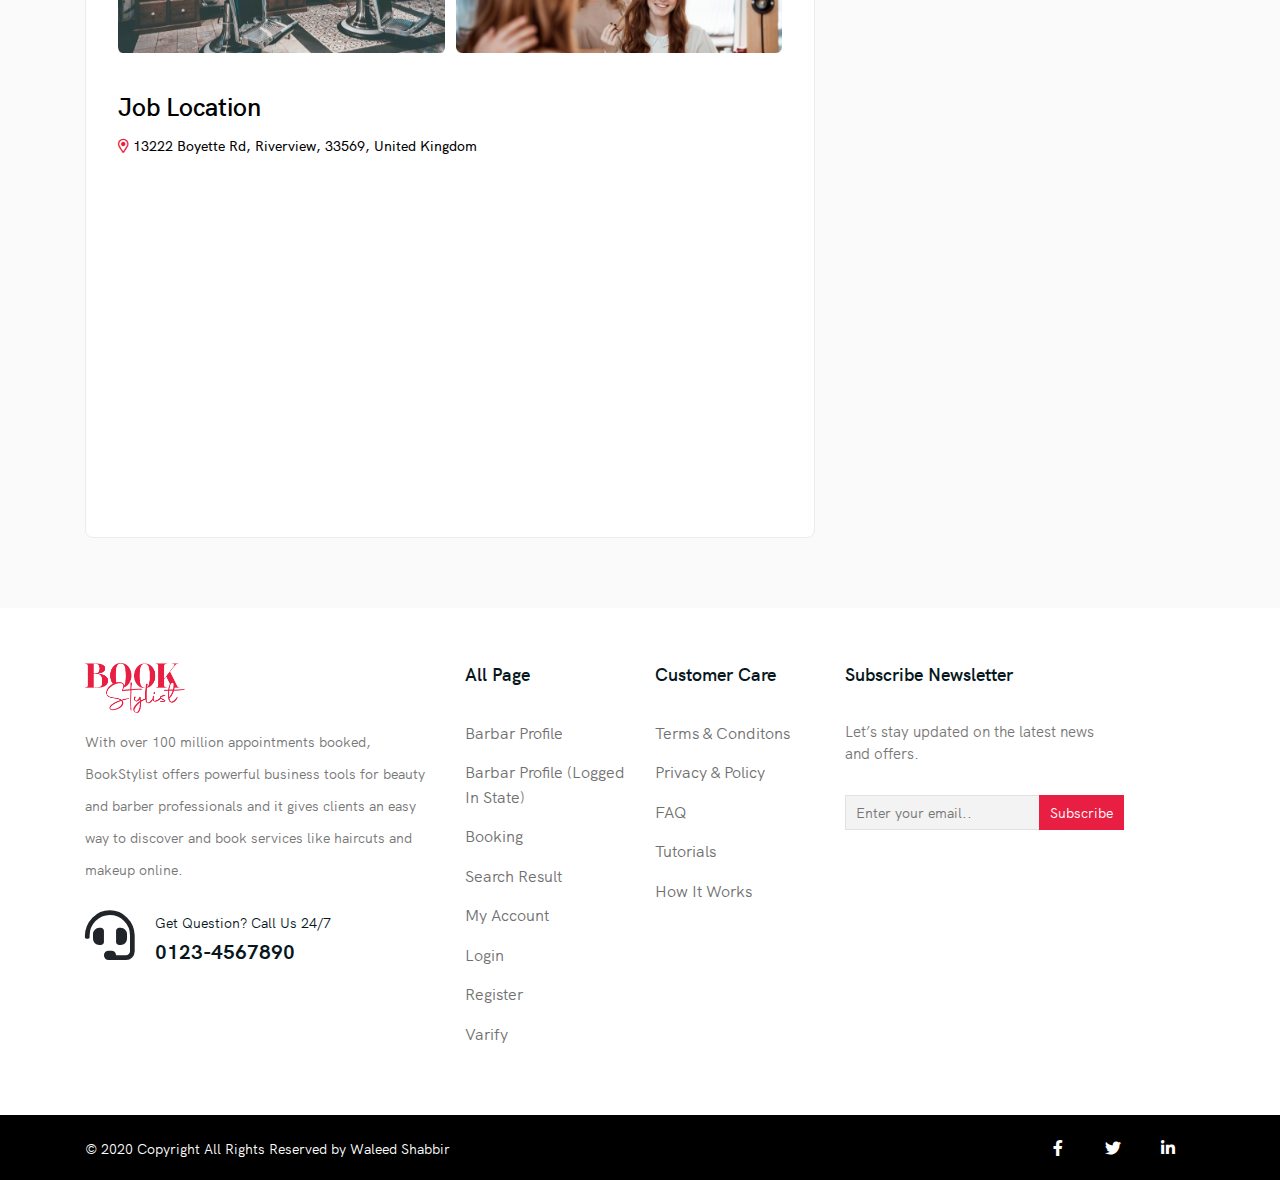
<file: cart.html>
<!DOCTYPE html>
<html lang="en">

<head>
  <meta charset="utf-8">
  <meta name="description" content="Book Stylist">
  <meta name="viewport" content="width=device-width, initial-scale=1">

  <!-- title here -->
  <title>Book Stylist</title>

  <!-- favicon here -->
  <link rel="icon" href="img/footer-logo.png" type="image/png" sizes="16x16">

  <!-- all CSS here -->
  <link rel="stylesheet" href="css/bootstrap.min.css">
  <link rel="stylesheet" href="css/fontawesome-all.min.css">
  <link rel="stylesheet" href="css/animate.min.css">
  <link rel="stylesheet" href="css/jquery.nice-number.min.css">
  <link rel="stylesheet" href="css/font-face.css">
  <link rel="stylesheet" href="css/main.css">
  <link rel="stylesheet" href="css/responsive.css">

</head>

<body>
  <!--[if IE]>
    <p class="browserupgrade">You are using an <strong>outdated</strong> browser. Please <a href="https://browsehappy.com/">upgrade your browser</a> to improve your experience and security.</p>
  <![endif]-->

  <!-- Add your site or application content here -->

  <!-- header area start -->
  <header class="header alt topless">
    <div class="container">
      <div class="menubar">
        <div class="logo">
          <a href="index.html"><img src="img/logo-red.png" alt="book logo"></a>
        </div>
        <nav>
          <ul class="main-menu logged">
            <li><a href="cart.html">barbar profile</a></li>
            <li><a href="book-appointment.html">booking</a></li>
            <li><a href="#all-page">all page</a></li>
            <li><a href="login.html">setup my business</a></li>
          </ul>
          <ul class="logged-menu">
            <li class="mini-cart"><i class="fas fa-shopping-cart"></i> <span class="mini-cart-item-count">1</span></li>
            <div class="mini-cart-area">
              <h6 class="mini-cart-header">Cart</h6>
              <span class="mini-cart-close"><i class="fal fa-times"></i></span>
              <div class="mini-cart-body">
                <div class="mini-cart-item">
                  <div class="mini-cart-item-left">
                    <span class="mini-cart-product-number">1</span>
                    <span class="mini-cart-product-name">relaxed bob hair cut</span>
                  </div>
                  <div class="mini-cart-item-right">
                    <div class="mini-cart-input">
                      <input type="number" value="1">
                    </div>
                    <span class="mini-cart-price">$799</span>
                    <span class="cart-cancle"><i class="fal fa-times-circle"></i></span>
                  </div>
                </div>

                <div class="mini-cart-item">
                  <div class="mini-cart-item-left">
                    <span class="mini-cart-product-number">2</span>
                    <span class="mini-cart-product-name">tide age hair cut</span>
                  </div>
                  <div class="mini-cart-item-right">
                    <div class="mini-cart-input">
                      <input type="number" value="1">
                    </div>
                    <span class="mini-cart-price">$799</span>
                    <span class="cart-cancle"><i class="fal fa-times-circle"></i></span>
                  </div>
                </div>

                <div class="mini-cart-item">
                  <div class="mini-cart-item-left">
                    <span class="mini-cart-product-number">3</span>
                    <span class="mini-cart-product-name">galvanic facial</span>
                  </div>
                  <div class="mini-cart-item-right">
                    <div class="mini-cart-input">
                      <input type="number" value="1">
                    </div>
                    <span class="mini-cart-price">$799</span>
                    <span class="cart-cancle"><i class="fal fa-times-circle"></i></span>
                  </div>
                </div>

                <div class="mini-cart-item mini-cart-total">
                  <h6>Total Price:</h6>
                  <span class="total-price">$1498</span>
                </div>
              </div>
              <div class="mini-cart-footer">
                <button class="button mini-cart-btn btn-1">Open Cart</button>
                <button class="button mini-cart-btn btn-2">Book Appointment</button>
              </div>
            </div>
            <li class="account"><img src="img/avatar.png" alt="author"> <i class="far fa-angle-down"></i>
              <ul>
                <li><a href="#">dashboard</a></li>
                <li><a href="#">profile</a></li>
                <li><a href="#">messages</a></li>
                <li><a href="#">notification</a></li>
                <li><a href="#">account settings</a></li>
                <li><a href="#">Log out</a></li>
              </ul>
            </li>
          </ul>
        </nav>
        <div class="menu-toggle alt">
          <span></span>
        </div>
      </div>
    </div>
  </header>
  <!-- header area end -->

  <!-- breadcrumb area start -->
  <div id="breadcrumb" class="breadcrumb">
    <div class="container">
      <span>home</span>
      <span>stylist details</span>
      <span>rosie hall</span>
    </div>
  </div>
  <!-- breadcrumb area end -->

  <!-- barbar details area start -->
  <section id="profile" class="profile">
    <div class="container">
      <div class="row">
        <div class="col-lg-8">
          <div class="profile-header">
            <div class="profile-info">
              <img src="img/pro-pic.png" alt="frankie thomas" class="pro-pic">
              <div class="meta-data">
                <h4 class="profile-name">frankie thomas</h4>
                <div class="profile-review">
                  <span class="star">
                    <i class="fas fa-star"></i>
                    <i class="fas fa-star"></i>
                    <i class="fas fa-star"></i>
                    <i class="fas fa-star"></i>
                    <i class="fas fa-star"></i>
                  </span>
                  <span class="rating">(4.9) -</span>
                  <span class="count">1220 Reviews</span>
                </div>
                <div class="business-hour">
                  <i class="far fa-clock"></i>
                  <span class="time">09.00AM - 05.00PM</span>
                  <span class="alart">Next available slot</span>
                </div>
                <p class="location">
                  <i class="far fa-map-marker-alt"></i>
                  <span>13222 Boyette Rd, Riverview, 33569, <br>
                    United Kingdom </span>
                </p>
              </div>
              <button class="button req-btn ml-auto">request appointent</button>
            </div>
            <p class="short-note">Welcome to BookStylist! I'm Jorge Rivera, and I have been a professional barber for
              over 14 years. I'm a confident, reliable, and consistent industry expert, who uses his talents and skills
              with the tools ...
            </p>
          </div> <!-- profile-header end -->

          <div class="profile-body">
            <ul class="nav nav-pills profile-tabs" id="pills-tab" role="tablist">
              <li class="nav-item">
                <a class="nav-link active" id="profile-overview-tab" data-toggle="pill" href="#profile-overview" role="tab" aria-controls="profile-overview" aria-selected="true">Overview</a>
              </li>
              <li class="nav-item">
                <a class="nav-link" id="profile-service-tab" data-toggle="pill" href="#profile-service" role="tab" aria-controls="profile-service" aria-selected="false">Service</a>
              </li>
              <li class="nav-item">
                <a class="nav-link" id="profile-review-tab" data-toggle="pill" href="#profile-review" role="tab" aria-controls="profile-review" aria-selected="false">Reviews</a>
              </li>
              <li class="nav-item">
                <a class="nav-link" id="profile-offer-tab" data-toggle="pill" href="#profile-offer" role="tab" aria-controls="profile-offer" aria-selected="false">Offers</a>
              </li>
            </ul>
            <div class="tab-content profile-tab-content" id="pills-tabContent">
              <div class="tab-pane profile-tab-pane fade show active" id="profile-overview" role="tabpanel" aria-labelledby="profile-overview-tab">
                <div class="profile-owner-details">
                  <h5 class="tabs-inner-header">about frankie thomas</h5>
                  <p>Thanks for taking time to look into my profile,I'm Frankie Thomas, and I have been a professional
                    barber for over 14 years. I'm a confident, reliable, and consistent industry expert, who uses his
                    talents and skills with the tools of this trade to help people look and feel great about themselves.
                    Being a barber is both a passion and a craft that I enjoy sharing with my customers. Naturally, I
                    hope to see you soon, so I may provide the Giver experience.
                  </p>
                  <p>I have experience performing a wide range of haircuts and styling services for all types of hair. I
                    am the owner of The Vintage Grooming Company and I am also a barber teacher/instructor at the
                    Academy of Career Training. For the past 23 years that I have been in this industry, I have worked
                    with various Kissimmee residents and community members. I have worked with returning clients and
                    high profile customers, who have helped me become a proud barber. I believe that doing great work
                    requires passion, and I love what I do.
                  </p>
                </div>
                <div class="service-tags">
                  <h5 class="tabs-inner-header">service</h5>
                  <div class="tags">
                    <span>haircut</span>
                    <span>shave</span>
                    <span>coloring</span>
                    <span>chemical straightening</span>
                    <span>consullation</span>
                    <span>thermal straightening</span>
                  </div>
                </div>
                <div class="profile-owner-portfolio">
                  <h5 class="tabs-inner-header">portfolio</h5>
                  <div class="portfolio-wrapper">
                    <div class="portfolio-item">
                      <img src="img/portfolio/1.jpg" alt="portfolio" class="img-fluid img-1">
                    </div>
                    <div class="portfolio-item">
                      <img src="img/portfolio/2.jpg" alt="portfolio" class="img-fluid img-2">
                    </div>
                    <div class="portfolio-item">
                      <img src="img/portfolio/3.jpg" alt="portfolio" class="img-fluid img-3">
                    </div>
                  </div>
                </div>
                <div class="job-location">
                  <h5 class="tabs-inner-header">job location</h5>
                  <p class="location"><i class="far fa-map-marker-alt"></i> 13222 Boyette Rd, Riverview, 33569, United
                    Kingdom </p>
                  <div class="map">
                    <iframe
                      src="https://www.google.com/maps/embed?pb=!1m18!1m12!1m3!1d2480.390981778659!2d0.4931063153420343!3d51.56106561459961!2m3!1f0!2f0!3f0!3m2!1i1024!2i768!4f13.1!3m3!1m2!1s0x47d8c435e1209ce9%3A0xc5d2c18a4598487f!2sRiverview%2C%20Vange%2C%20Basildon%2C%20UK!5e0!3m2!1sen!2sbd!4v1594845328841!5m2!1sen!2sbd"
                      frameborder="0" style="border:0;" allowfullscreen="true" aria-hidden="false" tabindex="0"></iframe>
                  </div>
                </div>
              </div> <!-- tab end -->

              <div class="tab-pane profile-tab-pane fade" id="profile-service" role="tabpanel" aria-labelledby="profile-service-tab">
                <div class="choose-service">
                  <h5 class="tabs-inner-header">choose your service</h5>
                  <p>You can select multiple services</p>
                  <div class="options">
                    <label for="option1">
                      <input type="checkbox" name="service" id="option1" checked>
                      <span class="service-name">salon services</span>
                      <span class="checkmark"></span>
                    </label>
                    <label for="option2">
                      <input type="checkbox" name="service" id="option2">
                      <span class="service-name">home services</span>
                      <span class="checkmark"></span>
                    </label>
                  </div>
                </div>
                <div class="service-list">
                  <div class="single-service">
                    <div class="service-collapse">
                      <div class="service-collapse-tab">
                        <h5 class="tabs-inner-header">haircuts</h5>
                        <span class="collapse-icon"></span>
                      </div>
                      <div class="service-collapse-content">
                        <div class="service-category">
                          <span class="item active">women's haircut</span>
                          <span class="item">men's haircut</span>
                          <span class="item">kids</span>
                        </div>
                        <div class="service-items">
                          <div class="single-item">
                            <div class="item-details">
                              <h6>bang trim</h6>
                              <span>$15 and up for 15 minutes</span>
                              <p>Add face framing-detail to your look with a bang trim</p>
                            </div>
                            <button class="button book-btn">Book</button>
                          </div>
                        </div>

                        <div class="service-items">
                          <div class="single-item">
                            <div class="item-details">
                              <h6>trim</h6>
                              <span>$40 and up for 30 minutes</span>
                              <p>Add face framing-detail to your look with a bang trim</p>
                            </div>
                            <button class="button book-btn">Book</button>
                          </div>
                        </div>

                        <div class="service-items">
                          <div class="single-item">
                            <div class="item-details">
                              <h6>barbar haircut</h6>
                              <span>$65 and up for 45 minutes</span>
                              <p>Add face framing-detail to your look with a bang trim</p>
                            </div>
                            <button class="button book-btn">Book</button>
                          </div>
                        </div>

                        <div class="service-items">
                          <div class="single-item">
                            <div class="item-details">
                              <h6>shave</h6>
                              <span>$20 and up for 30 minutes</span>
                              <p>Add face framing-detail to your look with a bang trim</p>
                            </div>
                            <button class="button book-btn">Book</button>
                          </div>
                        </div>

                        <div class="service-items">
                          <div class="single-item">
                            <div class="item-details">
                              <h6>shape up</h6>
                              <span>$40 and up for 30 minutes</span>
                              <p>Add face framing-detail to your look with a bang trim</p>
                            </div>
                            <button class="button book-btn">Book</button>
                          </div>
                        </div>
                      </div>
                    </div>
                  </div>

                  <div class="single-service">
                    <div class="service-collapse active">
                      <div class="service-collapse-tab active">
                        <h5 class="tabs-inner-header">styling</h5>
                        <span class="collapse-icon"></span>
                      </div>
                      <div class="service-collapse-content">
                        <div class="service-category">
                          <span class="item">women's haircut</span>
                          <span class="item active">men's haircut</span>
                          <span class="item">kids</span>
                        </div>
                        <div class="service-items">
                          <div class="single-item">
                            <div class="item-details">
                              <h6>trim</h6>
                              <span>$45 and up for 15 minutes</span>
                              <p>Add face framing-detail to your look with a bang trim</p>
                            </div>
                            <button class="button book-btn">Book</button>
                          </div>
                        </div>
                      </div>
                    </div>
                  </div>

                  <div class="single-service">
                    <div class="service-collapse active">
                      <div class="service-collapse-tab active">
                        <h5 class="tabs-inner-header">thermal straightening</h5>
                        <span class="collapse-icon"></span>
                      </div>
                      <div class="service-collapse-content">
                        <div class="service-category">
                          <span class="item">women's haircut</span>
                          <span class="item">men's haircut</span>
                          <span class="item active">kids</span>
                        </div>
                        <div class="service-items">
                          <div class="single-item">
                            <div class="item-details">
                              <h6>shave</h6>
                              <span>$60 and up for 45 minutes</span>
                              <p>Add face framing-detail to your look with a bang trim</p>
                            </div>
                            <button class="button book-btn">Book</button>
                          </div>
                        </div>
                      </div>
                    </div>
                  </div>

                  <div class="single-service">
                    <div class="service-collapse active">
                      <div class="service-collapse-tab active">
                        <h5 class="tabs-inner-header">treatments</h5>
                        <span class="collapse-icon"></span>
                      </div>
                      <div class="service-collapse-content">
                        <div class="service-category">
                          <span class="item">women's haircut</span>
                          <span class="item active">men's haircut</span>
                          <span class="item">kids</span>
                        </div>
                        <div class="service-items">
                          <div class="single-item">
                            <div class="item-details">
                              <h6>barbar haircut</h6>
                              <span>$30 and up for 15 minutes</span>
                              <p>Add face framing-detail to your look with a bang trim</p>
                            </div>
                            <button class="button book-btn">Book</button>
                          </div>
                        </div>
                      </div>
                    </div>
                  </div>

                  <div class="single-service">
                    <div class="service-collapse active">
                      <div class="service-collapse-tab active">
                        <h5 class="tabs-inner-header">consultation</h5>
                        <span class="collapse-icon"></span>
                      </div>
                      <div class="service-collapse-content">
                        <div class="service-category">
                          <span class="item active">women's haircut</span>
                          <span class="item">men's haircut</span>
                          <span class="item">kids</span>
                        </div>
                        <div class="service-items">
                          <div class="single-item">
                            <div class="item-details">
                              <h6>bang trim</h6>
                              <span>$15 and up for 15 minutes</span>
                              <p>Add face framing-detail to your look with a bang trim</p>
                            </div>
                            <button class="button book-btn">Book</button>
                          </div>
                        </div>
                      </div>
                    </div>
                  </div>
                </div>

                <div class="service-footer">
                  <h2>Can't find what are you looking for?</h2>
                  <button class="button book-btn">send message</button>
                </div>
              </div> <!-- tab end -->

              <div class="tab-pane profile-tab-pane fade" id="profile-review" role="tabpanel" aria-labelledby="profile-review-tab">
                <div class="review">
                  <div class="review-header">
                    <h5 class="tabs-inner-header">reviews</h5>
                    <p>Customers rated this pro highly for work quality, value, and professionalism.</p>
                  </div>
                  <div class="review-body">
                    <div class="single-review">
                      <div class="review-meta">
                        <img src="img/review/1.png" alt="review author" class="author-img">
                        <div class="details">
                          <h6 class="author-name">maya young</h6>
                          <span class="star"><i class="fas fa-star"></i> 5</span>
                          <p class="time">1 day ago</p>
                        </div>
                      </div>
                      <p class="review-text">Always knows how to put you at ease and takes very good care of her
                        clients.
                        Fantastic haircut as usual. I Love, love, love</p>
                    </div>

                    <div class="single-review">
                      <div class="review-meta">
                        <img src="img/review/2.png" alt="review author" class="author-img">
                        <div class="details">
                          <h6 class="author-name">hope foster</h6>
                          <span class="star"><i class="fas fa-star"></i> 5</span>
                          <p class="time">1 day ago</p>
                        </div>
                      </div>
                      <p class="review-text">Quality hair care, very professional. She is always on time. We always get
                        a silk press and trim, and are always satisfied with the results</p>
                    </div>

                    <div class="single-review">
                      <div class="review-meta">
                        <img src="img/review/3.png" alt="review author" class="author-img">
                        <div class="details">
                          <h6 class="author-name">garnet bins</h6>
                          <span class="star"><i class="fas fa-star"></i> 5</span>
                          <p class="time">1 day ago</p>
                        </div>
                      </div>
                      <p class="review-text">Very attentive and goes the extra mile. Extremely friendly and has a warm
                        vibe in her shop</p>
                    </div>

                    <div class="single-review">
                      <div class="review-meta">
                        <img src="img/review/4.png" alt="review author" class="author-img">
                        <div class="details">
                          <h6 class="author-name">sarina kiah</h6>
                          <span class="star"><i class="fas fa-star"></i> 5</span>
                          <p class="time">1 day ago</p>
                        </div>
                      </div>
                      <p class="review-text">hands down amazing! Yvette is a true expert and is extremely knowledgeable
                        and has done with magic with my hair. So happy to have found my go to stylist!</p>
                    </div>

                    <div class="single-review">
                      <div class="review-meta">
                        <img src="img/review/5.png" alt="review author" class="author-img">
                        <div class="details">
                          <h6 class="author-name">maya young</h6>
                          <span class="star"><i class="fas fa-star"></i> 5</span>
                          <p class="time">1 day ago</p>
                        </div>
                      </div>
                      <p class="review-text">Always knows how to put you at ease and takes very good care of her
                        clients.
                        Fantastic haircut as usual. I Love, love, love</p>
                    </div>

                    <div class="single-review">
                      <div class="review-meta">
                        <img src="img/review/1.png" alt="review author" class="author-img">
                        <div class="details">
                          <h6 class="author-name">maya young</h6>
                          <span class="star"><i class="fas fa-star"></i> 5</span>
                          <p class="time">1 day ago</p>
                        </div>
                      </div>
                      <p class="review-text">Always knows how to put you at ease and takes very good care of her
                        clients.
                        Fantastic haircut as usual. I Love, love, love</p>
                    </div>

                    <div class="single-review">
                      <div class="review-meta">
                        <img src="img/review/2.png" alt="review author" class="author-img">
                        <div class="details">
                          <h6 class="author-name">hope foster</h6>
                          <span class="star"><i class="fas fa-star"></i> 5</span>
                          <p class="time">1 day ago</p>
                        </div>
                      </div>
                      <p class="review-text">Quality hair care, very professional. She is always on time. We always get
                        a silk press and trim, and are always satisfied with the results</p>
                    </div>

                    <div class="single-review">
                      <div class="review-meta">
                        <img src="img/review/3.png" alt="review author" class="author-img">
                        <div class="details">
                          <h6 class="author-name">garnet bins</h6>
                          <span class="star"><i class="fas fa-star"></i> 5</span>
                          <p class="time">1 day ago</p>
                        </div>
                      </div>
                      <p class="review-text">Very attentive and goes the extra mile. Extremely friendly and has a warm
                        vibe in her shop</p>
                    </div>

                    <div class="single-review">
                      <div class="review-meta">
                        <img src="img/review/4.png" alt="review author" class="author-img">
                        <div class="details">
                          <h6 class="author-name">sarina kiah</h6>
                          <span class="star"><i class="fas fa-star"></i> 5</span>
                          <p class="time">1 day ago</p>
                        </div>
                      </div>
                      <p class="review-text">hands down amazing! Yvette is a true expert and is extremely knowledgeable
                        and has done with magic with my hair. So happy to have found my go to stylist!</p>
                    </div>

                    <div class="single-review">
                      <div class="review-meta">
                        <img src="img/review/5.png" alt="review author" class="author-img">
                        <div class="details">
                          <h6 class="author-name">maya young</h6>
                          <span class="star"><i class="fas fa-star"></i> 5</span>
                          <p class="time">1 day ago</p>
                        </div>
                      </div>
                      <p class="review-text">Always knows how to put you at ease and takes very good care of her
                        clients.
                        Fantastic haircut as usual. I Love, love, love</p>
                    </div>
                  </div>
                  <div class="review-footer">
                    <button class="button load-more-btn">load more</button>
                  </div>
                </div>
              </div> <!-- tab end -->

              <div class="tab-pane profile-tab-pane fade" id="profile-offer" role="tabpanel" aria-labelledby="profile-offer-tab">
                <div class="offer">
                  <div class="offer-header">
                    <h5 class="tabs-inner-header">offers</h5>
                    <p>Get Amazing offers and save your money</p>
                  </div>
                  <div class="offer-body">
                    <div class="single-offer">
                      <div class="offer-detail">
                        <h6>bridal beauty makeup</h6>
                        <span>45% off</span>
                        <p>Lorem ipsum dolor sit amet, consectetur adipiscing elit. Integer eu massa imperdiet arcu
                          malesuada hendrerit id sed est</p>
                      </div>
                      <button class="button book-btn">Book Now</button>
                    </div>

                    <div class="single-offer">
                      <div class="offer-detail">
                        <h6>voucher for your next haircut service</h6>
                        <span>100% off</span>
                        <p>Lorem ipsum dolor sit amet, consectetur adipiscing elit. Integer eu massa imperdiet arcu
                          malesuada hendrerit id sed est</p>
                      </div>
                      <button class="button book-btn">Book Now</button>
                    </div>
                  </div>
                </div>
              </div> <!-- tab end -->
            </div>
          </div>
        </div><!-- col end -->

        <!-- sidebar start -->
        <div class="col-lg-4">
          <div class="sidebar-widget">
            <h3 class="sidebar-title">contact information</h3>
            <div class="sidebar-content sidebar-contact-info">
              <div class="item">
                <i class="fas fa-envelope"></i>
                <span>michellejones@gmail.com</span>
              </div>
              <div class="item">
                <i class="fas fa-phone-alt"></i>
                <span>+923039626640</span>
              </div>
              <div class="item">
                <i class="far fa-map"></i>
                <span>853 West Sapphire Dr,
                  New York, USA</span>
              </div>
              <button class="button full-width-btn">send message</button>
              <div class="social">
                <a href="#"><i class="fas fa-flag-alt"></i></a>
                <a href="#"><i class="fas fa-share-alt"></i></a>
                <a href="#"><i class="fas fa-heart"></i></a>
              </div>
            </div>
          </div>

          <div class="sidebar-widget">
            <h3 class="sidebar-title">business hours</h3>
            <div class="sidebar-content">
              <table class="business-hour">
                <tr>
                  <td>Sunday</td>
                  <td>Closed</td>
                </tr>
                <tr>
                  <td>Monday</td>
                  <td>Colsed</td>
                </tr>
                <tr>
                  <td>Tuesday</td>
                  <td>10:00 AM - 6:00 PM</td>
                </tr>
                <tr>
                  <td>Wednesday</td>
                  <td>10:00 AM - 6:00 PM</td>
                </tr>
                <tr>
                  <td>Thursday</td>
                  <td>10:00 AM - 6:00 PM</td>
                </tr>
                <tr>
                  <td>Friday</td>
                  <td>10:00 AM - 6:00 PM</td>
                </tr>
                <tr>
                  <td>Saturday</td>
                  <td>7:00 AM - 5:00 PM</td>
                </tr>
              </table>
            </div>
          </div>

          <div class="sidebar-notice">
            <h3 class="sidebar-title">cancellation policy</h3>
            <p>You will not be charged if you cancel at least 24 hours before your appointment starts. Otherwise, you
              will be charged 50% of service price for late cancellations and 100% for no shows</p>
          </div>
        </div> <!-- col end -->
      </div> <!-- row end -->
    </div> <!-- container end -->
  </section>
  <!-- barbar details area end -->

  <!-- footer area start -->
  <footer class="footer-alt">
    <div class="container">
      <div class="row">
        <div class="col-lg-4 col-md-6">
          <div class="footer-intro">
            <img src="img/logo-red.png" alt="logo">
            <p>With over 100 million appointments booked, BookStylist offers powerful business tools for beauty and
              barber professionals and it gives clients an easy way to discover and book services like haircuts and
              makeup online.</p>
            <div class="helpline">
              <i class="fas fa-headset"></i>
              <div class="helpline-info">
                <p>get question? call us 24/7</p>
                <h1>0123-4567890</h1>
              </div>
            </div>
          </div>
        </div> <!-- col end -->

        <div class="col-lg-2 col-md-6">
          <div class="important-menu" id="all-page">
            <h5>all page</h5>
            <ul>
              <li><a href="barbar-details.html">barbar profile</a></li>
              <li><a href="cart.html">barbar profile (logged in state)</a></li>
              <li><a href="book-appointment.html">booking</a></li>
              <li><a href="search-result.html">search result</a></li>
              <li><a href="dashboard.html">my account</a></li>
              <li><a href="login.html">login</a></li>
              <li><a href="create-account.html">register</a></li>
              <li><a href="varify.html">varify</a></li>
            </ul>
          </div>
        </div> <!-- col end -->

        <div class="col-lg-2 col-md-6">
          <div class="customer-care">
            <h5>customer care</h5>
            <ul>
              <li><a href="#">Terms & Conditons</a></li>
              <li><a href="#">Privacy & Policy</a></li>
              <li><a href="#">FAQ</a></li>
              <li><a href="#">Tutorials</a></li>
              <li><a href="#">How it works</a></li>
            </ul>
          </div>
        </div> <!-- col end -->

        <div class="col-lg-4 col-md-6">
          <div class="newsletter">
            <h5>Subscribe Newsletter</h5>
            <p>Let’s stay updated on the latest news <br> and offers.</p>
            <div class="subscription-field">
              <input type="text" class="subscription-text" placeholder="Enter your email..">
              <button class="button subscription-btn">subscribe</button>
            </div>
          </div>
        </div>
      </div> <!-- row end -->
    </div> <!-- container end -->
  </footer>

  <div class="copyright">
    <div class="container d-flex justify-content-between flex-column flex-md-row ">
      <p>&#xA9; 2020 Copyright All Rights Reserved by Waleed Shabbir</p>
      <ul class="footer-social">
        <li><a href="#"><i class="fab fa-facebook-f"></i></a></li>
        <li><a href="#"><i class="fab fa-twitter"></i></a></li>
        <li><a href="#"><i class="fab fa-linkedin-in"></i></a></li>
      </ul>
    </div>
  </div>
  <!-- footer area end -->


  <!-- jQuery JS -->
  <script src="js/vendor/modernizr-3.8.0.min.js"></script>
  <script src="js/vendor/jquery-3.4.1.min.js"></script>

  <!-- bootstrap JS -->
  <script src="js/popper.min.js"></script>
  <script src="js/bootstrap.min.js"></script>

  <!-- wow JS -->
  <script src="js/wow.min.js"></script>

  <!-- cart number spinner JS -->
  <script src="js/jquery.nice-number.min.js"></script>

  <!-- macy JS -->
  <script src="js/macy.js"></script>

  <!-- smooth scroll JS -->
  <script src="js/smooth-scroll.min.js"></script>

  <!-- main JS -->
  <script src="js/main.js"></script>

  <script>
    //macy js
    var macyInstance = Macy({
      container: '.portfolio-wrapper',
      trueOrder: false,
      waitForImages: false,
      useOwnImageLoader: false,
      debug: true,
      mobileFirst: true,
      columns: 2,
      margin: {
        y: 13,
        x: 11,
      },
      breakAt: {
        768: 2,
        320: 1,
      },
    });

    //smooth scroll js
    var scroll = new SmoothScroll('a[href*="#"]');
  </script>

</body>

</html>
</file>
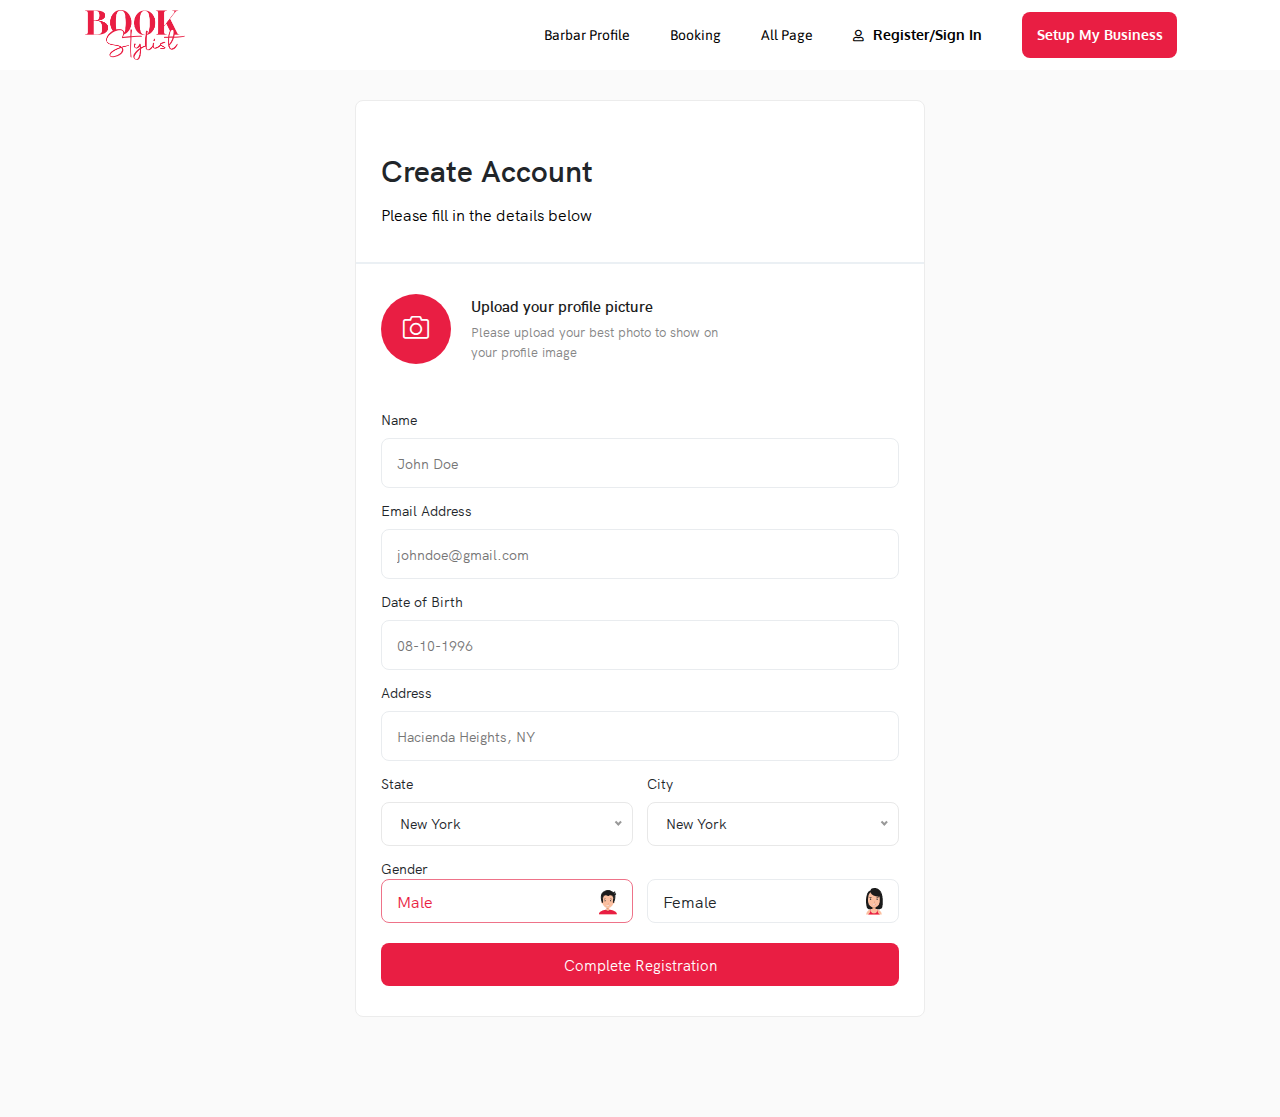
<file: create-account.html>
<!DOCTYPE html>
<html lang="en">

<head>
  <meta charset="utf-8">
  <meta name="description" content="Book Stylist">
  <meta name="viewport" content="width=device-width, initial-scale=1">

  <!-- title here -->
  <title>Book Stylist</title>

  <!-- favicon here -->
  <link rel="icon" href="img/footer-logo.png" type="image/png" sizes="16x16">

  <!-- all CSS here -->
  <link rel="stylesheet" href="css/bootstrap.min.css">
  <link rel="stylesheet" href="css/fontawesome-all.min.css">
  <link rel="stylesheet" href="css/animate.min.css">
  <link rel="stylesheet" href="css/nice-select.css">
  <link rel="stylesheet" href="css/jquery.datepicker2.css">
  <link rel="stylesheet" href="css/font-face.css">
  <link rel="stylesheet" href="css/main.css">
  <link rel="stylesheet" href="css/responsive.css">

</head>

<body>
  <!--[if IE]>
    <p class="browserupgrade">You are using an <strong>outdated</strong> browser. Please <a href="https://browsehappy.com/">upgrade your browser</a> to improve your experience and security.</p>
  <![endif]-->

  <!-- Add your site or application content here -->

  <!-- header area start -->
  <header class="header alt topless">
    <div class="container">
      <div class="menubar">
        <div class="logo">
          <a href="index.html"><img src="img/logo-red.png" alt="book logo"></a>
        </div>
        <nav>
          <ul class="main-menu">
            <li><a href="cart.html">barbar profile</a></li>
            <li><a href="book-appointment.html">booking</a></li>
            <li><a href="index.html#all-page">all page</a></li>
            <li><a href="create-account.html"><i class="far fa-user"></i> register/sign in</a></li>
            <li><a href="login.html" class="button nav-btn">setup my business</a></li>
          </ul>
        </nav>
        <div class="menu-toggle alt">
          <span></span>
        </div>
      </div>
    </div>
  </header>
  <!-- header area end -->

  <!-- create account area start -->
  <main class="create-form-area">
    <div class="create-account-form">
      <div class="create-account-header">
        <h3>Create Account</h3>
        <p>Please fill in the details below</p>
      </div>
      <div class="create-account-body">
        <div class="pro-pic-upload-area">
          <div class="upload-btn">
            <span class="label"><i class="fal fa-camera"></i> </span>
            <input type="file" name="upload" id="upload" class="upload-box" placeholder="Upload File">
          </div>

          <div class="upload-text">
            <h6>Upload your profile picture</h6>
            <p>Please upload your best photo to show on <br> your profile image</p>
          </div>
        </div>

        <div class="single-input">
          <label for="create-name">Name</label>
          <input type="text" id="create-name" placeholder="John Doe">
        </div>

        <div class="single-input">
          <label for="create-name">Email Address</label>
          <input type="text" id="create-mail" placeholder="johndoe@gmail.com">
        </div>

        <div class="single-input">
          <label for="create-name">Date of Birth</label>
          <input type="text" name="date" id="create-date" data-select="datepicker" placeholder="08-10-1996">
        </div>

        <div class="single-input">
          <label for="create-name">Address</label>
          <input type="text" id="create-address" placeholder="Hacienda Heights, NY">
        </div>

        <div class="double-input">
          <div class="single-input" id="state">
            <label>State</label>
            <select class="create-form-select">
              <option data-display="New York">Select one</option>
              <option value="1">Chicago</option>
              <option value="2">California</option>
              <option value="4">Virginia</option>
              <option value="4">Texas</option>
            </select>
          </div>

          <div class="single-input" id="city">
            <label>City</label>
            <select class="create-form-select">
              <option data-display="New York">Select one</option>
              <option value="1">Chicago</option>
              <option value="2">California</option>
              <option value="4">Virginia</option>
              <option value="4">Texas</option>
            </select>
          </div>
        </div>

        <span>Gender</span>
        <div class="double-input">
          <div class="single-input" id="male">
            <label class="gender-label active">male
              <input type="radio" name="gender" checked="checked">
              <span class="gender-icon"><img src="img/male.png"></span>
            </label>
          </div>
          <div class="single-input" id="female">
            <label class="gender-label">female
              <input type="radio" name="gender">
              <span class="gender-icon"><img src="img/female.png"></span>
            </label>
          </div>
        </div>
        <button class="button full-width-btn">complete registration</button>
      </div>
    </div>
  </main>
  <!-- create account area end -->

  <!-- jQuery JS -->
  <script src="js/vendor/modernizr-3.8.0.min.js"></script>
  <script src="js/vendor/jquery-3.4.1.min.js"></script>

  <!-- bootstrap JS -->
  <script src="js/popper.min.js"></script>
  <script src="js/bootstrap.min.js"></script>

  <!-- wow JS -->
  <script src="js/wow.min.js"></script>

  <!-- datepicker JS -->
  <script src="js/jquery.datepicker2.min.js"></script>

  <!-- country code JS -->
  <script src="js/country-code.js"></script>

  <!-- nice select JS -->
  <script src="js/jquery.nice-select.min.js"></script>

  <!-- main JS -->
  <script src=" js/main.js"></script>

  <script>
    //nice select 
    $('.create-form-select').niceSelect();
  </script>

</body>

</html>
</file>
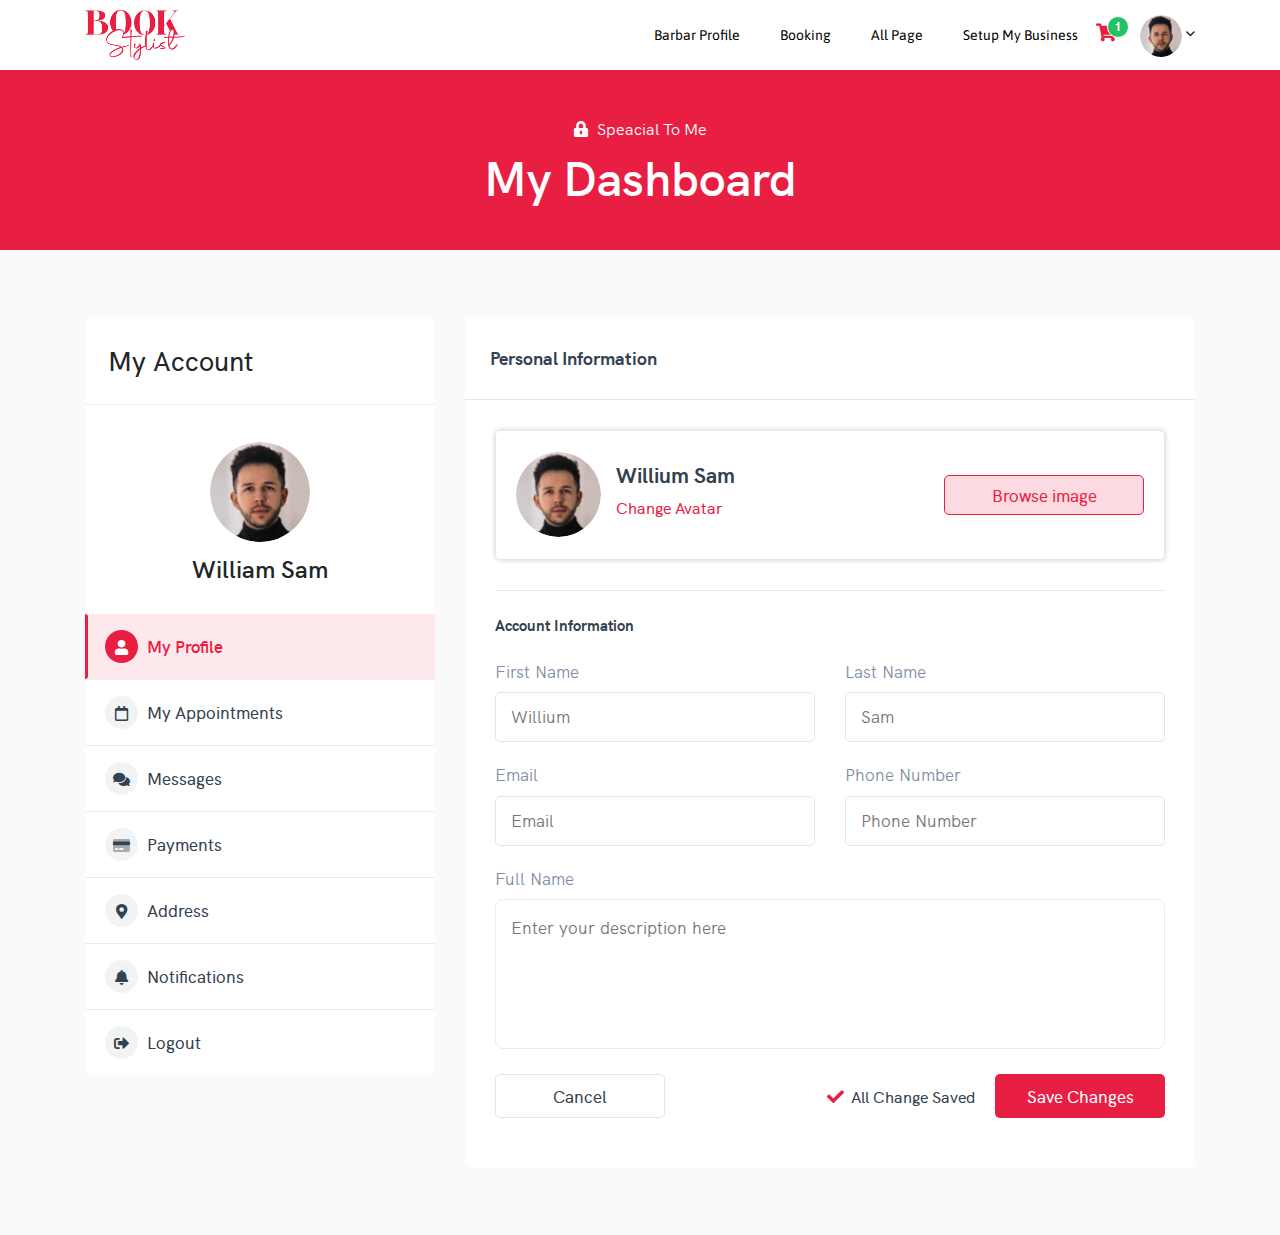
<file: dashboard.html>
<!DOCTYPE html>
<html lang="en">

<head>
  <meta charset="utf-8" />
  <meta name="description" content="Book Stylist" />
  <meta name="viewport" content="width=device-width, initial-scale=1" />

  <!-- title here -->
  <title>Book Stylist</title>

  <!-- favicon here -->
  <link rel="icon" href="img/footer-logo.png" type="image/png" sizes="16x16" />

  <!-- all CSS here -->
  <link rel="stylesheet" href="css/bootstrap.min.css" />
  <link rel="stylesheet" href="css/fontawesome-all.min.css" />
  <link rel="stylesheet" href="css/animate.min.css" />
  <link rel="stylesheet" href="css/jquery.nice-number.min.css" />
  <link rel="stylesheet" href="css/font-face.css" />
  <link rel="stylesheet" href="css/main.css" />
  <link rel="stylesheet" href="css/responsive.css" />
</head>

<body>
  <!--[if IE]>
      <p class="browserupgrade">
        You are using an <strong>outdated</strong> browser. Please
        <a href="https://browsehappy.com/">upgrade your browser</a> to improve
        your experience and security.
      </p>
    <![endif]-->

  <!-- Add your site or application content here -->

  <!-- header area start -->
  <header class="header alt topless">
    <div class="container">
      <div class="menubar">
        <div class="logo">
          <a href="index.html"><img src="img/logo-red.png" alt="book logo" /></a>
        </div>
        <nav>
          <ul class="main-menu logged">
            <li><a href="cart.html">barbar profile</a></li>
            <li><a href="book-appointment.html">booking</a></li>
            <li><a href="index.html#all-page">all page</a></li>
            <li><a href="login.html">setup my business</a></li>
          </ul>
          <ul class="logged-menu">
            <li class="mini-cart">
              <i class="fas fa-shopping-cart"></i>
              <span class="mini-cart-item-count">1</span>
            </li>
            <div class="mini-cart-area">
              <h6 class="mini-cart-header">Cart</h6>
              <span class="mini-cart-close"><i class="fal fa-times"></i></span>
              <div class="mini-cart-body">
                <div class="mini-cart-item">
                  <div class="mini-cart-item-left">
                    <span class="mini-cart-product-number">1</span>
                    <span class="mini-cart-product-name">relaxed bob hair cut</span>
                  </div>
                  <div class="mini-cart-item-right">
                    <div class="mini-cart-input">
                      <input type="number" value="1" />
                    </div>
                    <span class="mini-cart-price">$799</span>
                    <span class="cart-cancle"><i class="fal fa-times-circle"></i></span>
                  </div>
                </div>

                <div class="mini-cart-item">
                  <div class="mini-cart-item-left">
                    <span class="mini-cart-product-number">2</span>
                    <span class="mini-cart-product-name">tide age hair cut</span>
                  </div>
                  <div class="mini-cart-item-right">
                    <div class="mini-cart-input">
                      <input type="number" value="1" />
                    </div>
                    <span class="mini-cart-price">$799</span>
                    <span class="cart-cancle"><i class="fal fa-times-circle"></i></span>
                  </div>
                </div>

                <div class="mini-cart-item">
                  <div class="mini-cart-item-left">
                    <span class="mini-cart-product-number">3</span>
                    <span class="mini-cart-product-name">galvanic facial</span>
                  </div>
                  <div class="mini-cart-item-right">
                    <div class="mini-cart-input">
                      <input type="number" value="1" />
                    </div>
                    <span class="mini-cart-price">$799</span>
                    <span class="cart-cancle"><i class="fal fa-times-circle"></i></span>
                  </div>
                </div>

                <div class="mini-cart-item mini-cart-total">
                  <h6>Total Price:</h6>
                  <span class="total-price">$1498</span>
                </div>
              </div>
              <div class="mini-cart-footer">
                <button class="button mini-cart-btn btn-1">Open Cart</button>
                <button class="button mini-cart-btn btn-2">
                  Book Appointment
                </button>
              </div>
            </div>
            <li class="account">
              <img src="img/avatar.png" alt="author" />
              <i class="far fa-angle-down"></i>
              <ul>
                <li><a href="#">dashboard</a></li>
                <li><a href="#">profile</a></li>
                <li><a href="#">messages</a></li>
                <li><a href="#">notification</a></li>
                <li><a href="#">account settings</a></li>
                <li><a href="#">Log out</a></li>
              </ul>
            </li>
          </ul>
        </nav>
        <div class="menu-toggle alt">
          <span></span>
        </div>
      </div>
    </div>
  </header>
  <!-- header area end -->

  <!-- page title area start -->
  <div class="page-title">
    <div>
      <p><i class="fas fa-lock-alt"></i> speacial to me</p>
      <h2>my dashboard</h2>
    </div>
  </div>
  <!-- page title area end -->

  <!-- dashboard area start -->
  <section class="dashboard">
    <div class="container">
      <div class="row">
        <div class="col-lg-4">
          <div class="dashboard-menu-wrapper">
            <div class="dashboard-section-title">
              my account
            </div>
            <div class="dashboard-owner">
              <img src="img/author-big.png" alt="user" class="owner-img" />
              <h4 class="name">William Sam</h4>
            </div>

            <div class="nav flex-lg-column flex-row nav-pills dashboard-menu" id="v-pills-tab" role="tablist" aria-orientation="vertical">
              <a class="nav-link active" id="dashboard-profile-tab" data-toggle="pill" href="#dashboard-profile" role="tab" aria-controls="dashboard-profile" aria-selected="true"><span
                  class="profile-tab-icon"><i class="fas fa-user"></i></span>
                <span class="d-none d-lg-inline-block">My Profile</span></a>
              <a class="nav-link" id="dashboard-appointment-tab" data-toggle="pill" href="#dashboard-appointment" role="tab" aria-controls="dashboard-appointment" aria-selected="false"><span
                  class="profile-tab-icon"><i class="far fa-calendar"></i></span>
                <span class="d-none d-lg-inline-block">My Appointments</span></a>
              <a class="nav-link" id="dashboard-message-tab" data-toggle="pill" href="#dashboard-message" role="tab" aria-controls="dashboard-message" aria-selected="false"><span
                  class="profile-tab-icon"><i class="fas fa-comments"></i></span>
                <span class="d-none d-lg-inline-block">Messages</span></a>
              <a class="nav-link" id="dashboard-payment-tab" data-toggle="pill" href="#dashboard-payment" role="tab" aria-controls="dashboard-payment" aria-selected="false"><span
                  class="profile-tab-icon"><i class="fad fa-credit-card"></i></span>
                <span class="d-none d-lg-inline-block">Payments</span></a>
              <a class="nav-link" id="dashboard-address-tab" data-toggle="pill" href="#dashboard-address" role="tab" aria-controls="dashboard-address" aria-selected="false"><span
                  class="profile-tab-icon"><i class="fas fa-map-marker-alt"></i></span>
                <span class="d-none d-lg-inline-block">Address</span></a>
              <a class="nav-link" id="dashboard-notification-tab" data-toggle="pill" href="#dashboard-notification" role="tab" aria-controls="vdashboard-notification" aria-selected="false"><span
                  class="profile-tab-icon"><i class="fas fa-bell"></i></span>
                <span class="d-none d-lg-inline-block">Notifications</span></a>
              <a class="nav-link" id="dashboard-logout" href="#"><span class="profile-tab-icon"><i class="fas fa-sign-out-alt"></i></span>
                <span class="d-none d-lg-inline-block">Logout</span></a>
            </div>
          </div>
        </div>
        <!-- col end -->

        <div class="col-lg-8">
          <div class="tab-content dashboard-menu-content-wrapper" id="v-pills-tabContent">
            <div class="tab-pane dashboard-menu-content fade show active" id="dashboard-profile" role="tabpanel" aria-labelledby="dashboard-profile-tab">
              <div class="single-tab-title">
                <h4>Personal Information</h4>
              </div>
              <div class="single-tab-content">
                <div class="dashboard-pro-pic-area">
                  <div class="dashboard-pic-name">
                    <img src="img/author-big.png" alt="willium" />
                    <div>
                      <h6>Willium Sam</h6>
                      <label><input type="file" name="pro-pic" />Change
                        Avatar</label>
                    </div>
                  </div>

                  <div class="upload-btn">
                    <span class="label">Browse image</span>
                    <input type="file" name="upload" id="upload" class="upload-box" placeholder="Upload File" />
                  </div>
                </div>

                <div class="account-info">
                  <h5 id="title">Account Information</h5>
                  <div class="edit-profile-fields">
                    <div class="row">
                      <div class="col-md-6">
                        <div class="input-control">
                          <label for="edit-f-name">First Name</label>
                          <input type="text" id="edit-f-name" placeholder="Willium" />
                        </div>
                      </div>
                      <!-- col end -->

                      <div class="col-md-6">
                        <div class="input-control">
                          <label for="edit-l-name">Last Name</label>
                          <input type="text" id="edit-l-name" placeholder="Sam" />
                        </div>
                      </div>
                      <!-- col end -->

                      <div class="col-md-6">
                        <div class="input-control">
                          <label for="edit-email">Email</label>
                          <input type="text" id="edit-email" placeholder="Email" />
                        </div>
                      </div>
                      <!-- col end -->

                      <div class="col-md-6">
                        <div class="input-control">
                          <label for="edit-phone">Phone Number</label>
                          <input type="text" id="edit-phone" placeholder="Phone Number" />
                        </div>
                      </div>
                      <!-- col end -->

                      <div class="col-12">
                        <div class="input-control">
                          <label for="edit-about">Full Name</label>
                          <textarea name="about" id="edit-aobut" placeholder="Enter your description here"></textarea>
                        </div>
                      </div>
                      <!-- col end -->

                      <div class="col-12">
                        <div class="edit-button-group">
                          <button class="button edit-btn cancel">
                            Cancel
                          </button>
                          <span><i class="fas fa-check"></i> all change
                            saved</span>
                          <button class="button edit-btn change">
                            Save Changes
                          </button>
                        </div>
                      </div>
                    </div>
                    <!-- row end -->
                  </div>
                </div>
                <!-- account-info end -->
              </div>
              <!-- single-tab-content end -->
            </div>
            <!-- tab end -->

            <div class="tab-pane dashboard-menu-content fade" id="dashboard-appointment" role="tabpanel" aria-labelledby="dashboard-appointment-tab">
              <div class="single-tab-title">
                <h4>My Appointments</h4>
              </div>
              <div class="single-tab-content">
                <div class="appointment-filter">
                  <div class="appointment-filter-btn-group">
                    <span class="appointment-filter-item active">upcoming</span>
                    <span class="appointment-filter-item">past</span>
                    <span class="appointment-filter-item">cancelled</span>
                  </div>
                </div>

                <div class="appointment-list">
                  <div class="sigle-appointment">
                    <div class="appointer-person">
                      <div class="appointer-details-wrapper">
                        <img src="img/pro-pic.png" alt="appointer" class="pro-pic" />
                        <div class="appointer-details">
                          <h4 class="profile-name">frankie thomas</h4>
                          <div class="profile-review">
                            <span class="star">
                              <i class="fas fa-star"></i>
                              <i class="fas fa-star"></i>
                              <i class="fas fa-star"></i>
                              <i class="fas fa-star"></i>
                              <i class="fas fa-star"></i>
                            </span>
                            <span class="rating">(4.9) -</span>
                            <span class="count">1220 Reviews</span>
                          </div>
                          <div class="business-hour">
                            <i class="far fa-clock"></i>
                            <span class="time">14:00 Today, Apr 14</span>
                          </div>
                          <p class="location">
                            <i class="far fa-map-marker-alt"></i>
                            <span>13222 Boyette Rd, Riverview, 33569, <br />
                              United Kingdom
                            </span>
                          </p>
                        </div>
                      </div>
                      <div class="appointment-options">
                        <div class="option">
                          <div class="bullets">
                            <span></span>
                            <span></span>
                            <span></span>
                          </div>
                          <ul class="option-menu">
                            <li>
                              <i class="far fa-calendar-times"></i> Cancle
                              Appointment
                            </li>
                            <li>
                              <i class="far fa-calendar-day"></i> Reschedule
                              Appointment
                            </li>
                            <li><i class="fas fa-eye"></i> View Details</li>
                          </ul>
                        </div>
                        <img src="img/qr-code.png" alt="code" class="qr-code" />
                      </div>
                    </div>
                    <div class="appointer-service">
                      <h6>Service</h6>
                      <div class="appointed-service-item">
                        <span class="name">relax bob hair cut</span>
                        <span class="price">$20</span>
                      </div>
                      <div class="appointed-service-item">
                        <span class="name">tide edge haircut</span>
                        <span class="price">$60</span>
                      </div>
                      <div class="appointed-service-item">
                        <span class="name">galvanic facial</span>
                        <span class="price">$20</span>
                      </div>
                    </div>
                  </div>
                  <!-- single-appointment end -->

                  <div class="sigle-appointment">
                    <div class="appointer-person">
                      <div class="appointer-details-wrapper">
                        <img src="img/pro-pic.png" alt="appointer" class="pro-pic" />
                        <div class="appointer-details">
                          <h4 class="profile-name">frankie thomas</h4>
                          <div class="profile-review">
                            <span class="star">
                              <i class="fas fa-star"></i>
                              <i class="fas fa-star"></i>
                              <i class="fas fa-star"></i>
                              <i class="fas fa-star"></i>
                              <i class="fas fa-star"></i>
                            </span>
                            <span class="rating">(4.9) -</span>
                            <span class="count">1220 Reviews</span>
                          </div>
                          <div class="business-hour">
                            <i class="far fa-clock"></i>
                            <span class="time">14:00 Today, Apr 14</span>
                          </div>
                          <p class="location">
                            <i class="far fa-map-marker-alt"></i>
                            <span>13222 Boyette Rd, Riverview, 33569, <br />
                              United Kingdom
                            </span>
                          </p>
                        </div>
                      </div>
                      <div class="appointment-options">
                        <div class="option">
                          <div class="bullets">
                            <span></span>
                            <span></span>
                            <span></span>
                          </div>
                          <ul class="option-menu">
                            <li>
                              <i class="far fa-calendar-times"></i> Cancle
                              Appointment
                            </li>
                            <li>
                              <i class="far fa-calendar-day"></i> Reschedule
                              Appointment
                            </li>
                            <li><i class="fas fa-eye"></i> View Details</li>
                          </ul>
                        </div>
                        <img src="img/qr-code.png" alt="code" class="qr-code" />
                      </div>
                    </div>
                    <div class="appointer-service">
                      <h6>Service</h6>
                      <div class="appointed-service-item">
                        <span class="name">relax bob hair cut</span>
                        <span class="price">$20</span>
                      </div>
                      <div class="appointed-service-item">
                        <span class="name">tide edge haircut</span>
                        <span class="price">$60</span>
                      </div>
                      <div class="appointed-service-item">
                        <span class="name">galvanic facial</span>
                        <span class="price">$20</span>
                      </div>
                    </div>
                  </div>
                  <!-- single-appointment end -->
                </div>
              </div>
              <!-- single-tab-content end -->
            </div>
            <!-- tab end -->

            <div class="tab-pane dashboard-menu-content fade" id="dashboard-message" role="tabpanel" aria-labelledby="dashboard-message-tab">
              <div class="chat-body">
                <div class="chat-list">
                  <h4 class="chat-tab-title">Messages</h4>
                  <div class="messenger-wrapper active">
                    <div class="messenger online">
                      <div class="messenger-img">
                        <img src="img/messenger/1.png" alt="mollie austin" />
                      </div>
                      <div class="msg-preview">
                        <div class="meta">
                          <h5 class="name">mollie austin</h5>
                          <span class="time">2:34pm</span>
                        </div>
                        <p class="msg">Really? That’s great…</p>
                      </div>
                    </div>
                  </div>

                  <div class="messenger-wrapper">
                    <div class="messenger">
                      <div class="messenger-img">
                        <img src="img/messenger/2.png" alt="charlie sharp" />
                      </div>
                      <div class="msg-preview">
                        <div class="meta">
                          <h5 class="name">charlie sharp</h5>
                          <span class="time">1:31pm</span>
                        </div>
                        <p class="msg">Where do you go?</p>
                      </div>
                    </div>
                  </div>

                  <div class="messenger-wrapper">
                    <div class="messenger online">
                      <div class="messenger-img">
                        <img src="img/messenger/3.png" alt="charlie sharp" />
                      </div>
                      <div class="msg-preview">
                        <div class="meta">
                          <h5 class="name">Maude McKinney</h5>
                          <span class="time">9:12am</span>
                        </div>
                        <p class="msg">Amazing job!</p>
                      </div>
                    </div>
                  </div>

                  <div class="messenger-wrapper">
                    <div class="messenger">
                      <div class="messenger-img">
                        <img src="img/messenger/4.png" alt="charlie sharp" />
                      </div>
                      <div class="msg-preview">
                        <div class="meta">
                          <h5 class="name">Samuel Carlson</h5>
                          <span class="time">8:32am</span>
                        </div>
                        <p class="msg">Ok</p>
                      </div>
                    </div>
                  </div>

                  <div class="messenger-wrapper">
                    <div class="messenger">
                      <div class="messenger-img">
                        <img src="img/messenger/5.png" alt="charlie sharp" />
                      </div>
                      <div class="msg-preview">
                        <div class="meta">
                          <h5 class="name">Hattie Brewer</h5>
                          <span class="time">8:20am</span>
                        </div>
                        <p class="msg">Congratulations 😉</p>
                      </div>
                    </div>
                  </div>

                  <div class="messenger-wrapper">
                    <div class="messenger">
                      <div class="messenger-img">
                        <img src="img/messenger/6.png" alt="charlie sharp" />
                      </div>
                      <div class="msg-preview">
                        <div class="meta">
                          <h5 class="name">Eunice Diaz</h5>
                          <span class="time">1:31pm</span>
                        </div>
                        <p class="msg">I’m ok</p>
                      </div>
                    </div>
                  </div>
                </div>
                <!-- chat-list end -->

                <div class="chatting-area">
                  <div class="chat-head">
                    <div class="chat-head-meta">
                      <div class="chat-head-img">
                        <img src="img/messenger/1.png" alt="mollie austin" />
                      </div>
                      <div class="chat-head-name">
                        <h4>mollie austin</h4>
                        <span>Active Now</span>
                      </div>
                    </div>
                    <div class="chat-options">
                      <div class="opiton-bullet">
                        <span></span>
                        <span></span>
                        <span></span>
                      </div>
                    </div>
                  </div>

                  <div class="chat-box">
                    <p class="time">2.03pm</p>
                    <p class="my-text">Hello! How are you? 😊</p>
                    <p class="messenger-text">
                      I’m fine! What are you going to do this sumer?
                    </p>
                    <p class="my-text">
                      I’m going to this amazing trip to Greece in June!
                    </p>
                    <p class="messenger-text">Really? That’s great! 😉</p>
                    <p class="messenger-text">Show me some pics</p>
                    <div class="typing-area">
                      <span class="emoji"><i class="fas fa-laugh"></i></span>
                      <input type="text" placeholder="Type a message" class="type-msg" />
                      <span class="send"><img src="img/send-icon.png" alt="send" /></span>
                    </div>
                  </div>
                </div>
                <!-- chatting-area end -->
              </div>
            </div>
            <!-- tab end -->

            <div class="tab-pane dashboard-menu-content fade" id="dashboard-payment" role="tabpanel" aria-labelledby="dashboard-payment-tab"></div>
            <!-- tab-pane end -->

            <div class="tab-pane dashboard-menu-content fade" id="dashboard-address" role="tabpanel" aria-labelledby="dashboard-address-tab">
              <div class="single-tab-title">
                <h4>Address</h4>
                <span>Add Delevery Address</span>
              </div>
              <div class="single-tab-content">
                <div class="row pt-4 pb-5">
                  <div class="col-sm-6">
                    <div class="dashboard-single-address active">
                      <h5>Home</h5>
                      <p class="designation">Syal UI UX,</p>
                      <p class="location">
                        2982 Robinson Lane, HACKBERRY, <br />
                        LA, 70645
                      </p>
                      <div class="action-button">
                        <i class="far fa-edit edit"></i>
                        <i class="fas fa-trash-alt delete"></i>
                      </div>
                      <span class="active-dot"></span>
                    </div>
                  </div>

                  <div class="col-sm-6">
                    <div class="dashboard-single-address">
                      <h5>Home</h5>
                      <p class="designation">Syal UI UX</p>
                      <p class="location">
                        2982 Robinson Lane, HACKBERRY, <br />
                        LA, 70645
                      </p>
                      <div class="action-button">
                        <i class="far fa-edit edit"></i>
                        <i class="fas fa-trash-alt delete"></i>
                      </div>
                      <span class="active-dot"></span>
                    </div>
                  </div>
                </div>
              </div>
            </div>
            <!-- tab-pane end -->

            <div class="tab-pane dashboard-menu-content fade" id="dashboard-notification" role="tabpanel" aria-labelledby="dashboard-notification-tab">
              <div class="single-tab-title">
                <h4>Notifications</h4>
                <span>Clear All</span>
              </div>
              <div class="single-tab-content">
                <div class="dashboard-new-notification">
                  <div class="single-notification" id="ap-confirm">
                    <span><i class="far fa-calendar-day"></i></span>
                    <div class="notification-detail">
                      <div class="head">
                        <h4>appointment confirmed</h4>
                        <span>10:53 PM</span>
                      </div>
                      <p>
                        Addidas registered to your app, waiting for approval
                      </p>
                    </div>
                  </div>
                  <div class="single-notification" id="msg">
                    <span><i class="fas fa-comment-dots"></i></span>
                    <div class="notification-detail">
                      <div class="head">
                        <h4>new message</h4>
                        <span>10:53 PM</span>
                      </div>
                      <p>
                        John Smith sent you a new message " Hi ,hope you are
                        well "
                      </p>
                    </div>
                  </div>
                  <div class="single-notification" id="ap-cancel">
                    <span><i class="far fa-calendar-times"></i></span>
                    <div class="notification-detail">
                      <div class="head">
                        <h4>appointment cancelled</h4>
                        <span>10:53 PM</span>
                      </div>
                      <p>Your appointment Ref ID #85739 has been Cancelled</p>
                    </div>
                  </div>
                </div>

                <div class="dashboard-old-notification">
                  <h4>Old Notification</h4>
                  <div class="single-notification" id="ap-confirm">
                    <span><i class="far fa-calendar-day"></i></span>
                    <div class="notification-detail">
                      <div class="head">
                        <h4>appointment confirmed</h4>
                        <span>10:53 PM</span>
                      </div>
                      <p>
                        Addidas registered to your app, waiting for approval
                      </p>
                    </div>
                  </div>
                  <div class="single-notification" id="msg">
                    <span><i class="fas fa-comment-dots"></i></span>
                    <div class="notification-detail">
                      <div class="head">
                        <h4>new message</h4>
                        <span>10:53 PM</span>
                      </div>
                      <p>
                        John Smith sent you a new message " Hi ,hope you are
                        well "
                      </p>
                    </div>
                  </div>
                  <div class="single-notification" id="ap-cancel">
                    <span><i class="far fa-calendar-times"></i></span>
                    <div class="notification-detail">
                      <div class="head">
                        <h4>appointment cancelled</h4>
                        <span>10:53 PM</span>
                      </div>
                      <p>Your appointment Ref ID #85739 has been Cancelled</p>
                    </div>
                  </div>
                </div>
              </div>
            </div>
            <!-- tab end -->
          </div>
        </div>
        <!-- col end -->
      </div>
      <!-- row end -->
    </div>
    <!-- container end -->
  </section>
  <div class="overlay"></div>
  <!-- dashboard area end -->

  <!-- jQuery JS -->
  <script src="js/vendor/modernizr-3.8.0.min.js"></script>
  <script src="js/vendor/jquery-3.4.1.min.js"></script>

  <!-- bootstrap JS -->
  <script src="js/popper.min.js"></script>
  <script src="js/bootstrap.min.js"></script>

  <!-- wow JS -->
  <script src="js/wow.min.js"></script>

  <!-- cart number spinner JS -->
  <script src="js/jquery.nice-number.min.js"></script>

  <!-- main JS -->
  <script src="js/main.js"></script>
</body>

</html>
</file>
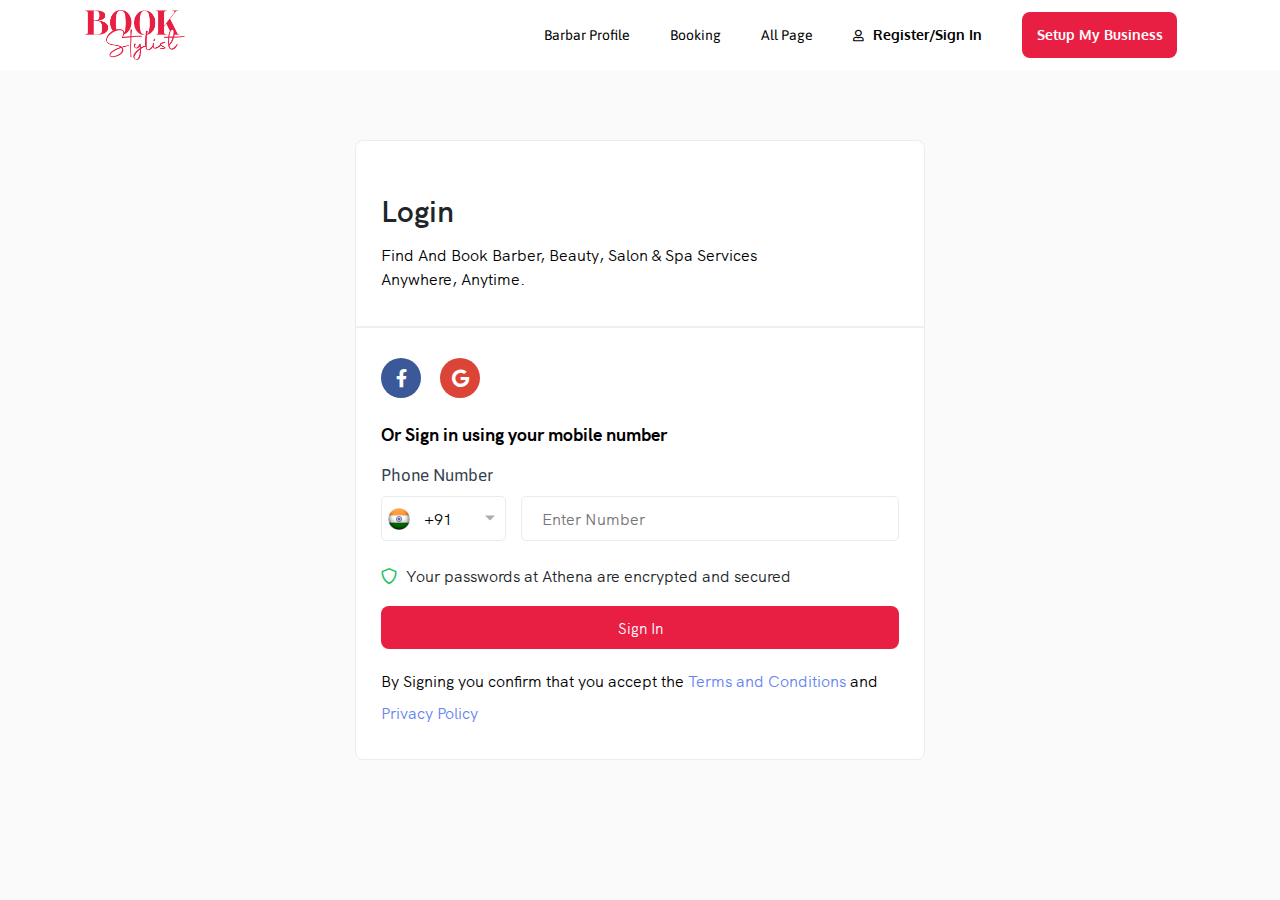
<file: login.html>
<!DOCTYPE html>
<html lang="en">

<head>
  <meta charset="utf-8">
  <meta name="description" content="Book Stylist">
  <meta name="viewport" content="width=device-width, initial-scale=1">

  <!-- title here -->
  <title>Book Stylist</title>

  <!-- favicon here -->
  <link rel="icon" href="img/footer-logo.png" type="image/png" sizes="16x16">

  <!-- all CSS here -->
  <link rel="stylesheet" href="css/bootstrap.min.css">
  <link rel="stylesheet" href="css/fontawesome-all.min.css">
  <link rel="stylesheet" href="css/animate.min.css">
  <link rel="stylesheet" href="css/font-face.css">
  <link rel="stylesheet" href="css/main.css">
  <link rel="stylesheet" href="css/responsive.css">

</head>

<body>
  <!--[if IE]>
    <p class="browserupgrade">You are using an <strong>outdated</strong> browser. Please <a href="https://browsehappy.com/">upgrade your browser</a> to improve your experience and security.</p>
  <![endif]-->

  <!-- Add your site or application content here -->

  <!-- header area start -->
  <header class="header alt topless">
    <div class="container">
      <div class="menubar">
        <div class="logo">
          <a href="index.html"><img src="img/logo-red.png" alt="book logo"></a>
        </div>
        <nav>
          <ul class="main-menu">
            <li><a href="cart.html">barbar profile</a></li>
            <li><a href="book-appointment.html">booking</a></li>
            <li><a href="index.html#all-page">all page</a></li>
            <li><a href="create-account.html"><i class="far fa-user"></i> register/sign in</a></li>
            <li><a href="login.html" class="button nav-btn">setup my business</a></li>
          </ul>
        </nav>
        <div class="menu-toggle alt">
          <span></span>
        </div>
      </div>
    </div>
  </header>
  <!-- header area end -->

  <!-- login area start -->
  <main class="login-form-area">
    <div class="login-form">
      <div class="login-form-header">
        <h3>Login</h3>
        <p>Find And Book Barber, Beauty, Salon & Spa Services <br>
          Anywhere, Anytime.</p>
      </div>

      <div class="login-form-body">
        <div class="social-login">
          <a href="#"><span id="fb"><i class="fab fa-facebook-f"></i></span></a>
          <a href="#"><span id="google"><i class="fab fa-google"></i></span></a>
        </div>
        <p>Or Sign in using your mobile number</p>
        <div class="mobile-login">
          <h6>Phone Number</h6>
          <div class="mobile-login-fields">
            <div class="login-country-code-wrapper">
              <select class="login-country-code">
                <option value="in" data-thumbnail="img/flag/ind-flag.png"> +91</option>
                <option value="bd" data-thumbnail="img/flag/bd-flag.png">+880</option>
                <option value="us" data-thumbnail="img/flag/usa-flag.png">+1</option>
                <option value="ca" data-thumbnail="img/flag/ca-flag.png">+1</option>
              </select>
              <div class="country-code-select">
                <button class="btn-select" value=""></button>
                <div class="country-code-toggle">
                  <ul id="country-code-list"></ul>
                </div>
              </div>
            </div>
            <input type="text" id="mobile-number" placeholder="Enter Number">
          </div>
          <p class="login-alert"><i class="far fa-shield"></i> Your passwords at Athena are encrypted and secured</p>
          <button class="button full-width-btn">Sign in</button>
        </div>
      </div>
      <p class="login-form-footer">By Signing you confirm that you accept the <a href="#">Terms and Conditions</a> and
        <a href="#">Privacy Policy </a></p>
    </div>
  </main>
  <!-- login area end -->

  <!-- jQuery JS -->
  <script src="js/vendor/modernizr-3.8.0.min.js"></script>
  <script src="js/vendor/jquery-3.4.1.min.js"></script>

  <!-- bootstrap JS -->
  <script src="js/popper.min.js"></script>
  <script src="js/bootstrap.min.js"></script>

  <!-- wow JS -->
  <script src="js/wow.min.js"></script>

  <!-- country code JS -->
  <script src="js/country-code.js"></script>

  <!-- main JS -->
  <script src=" js/main.js"></script>

</body>

</html>
</file>
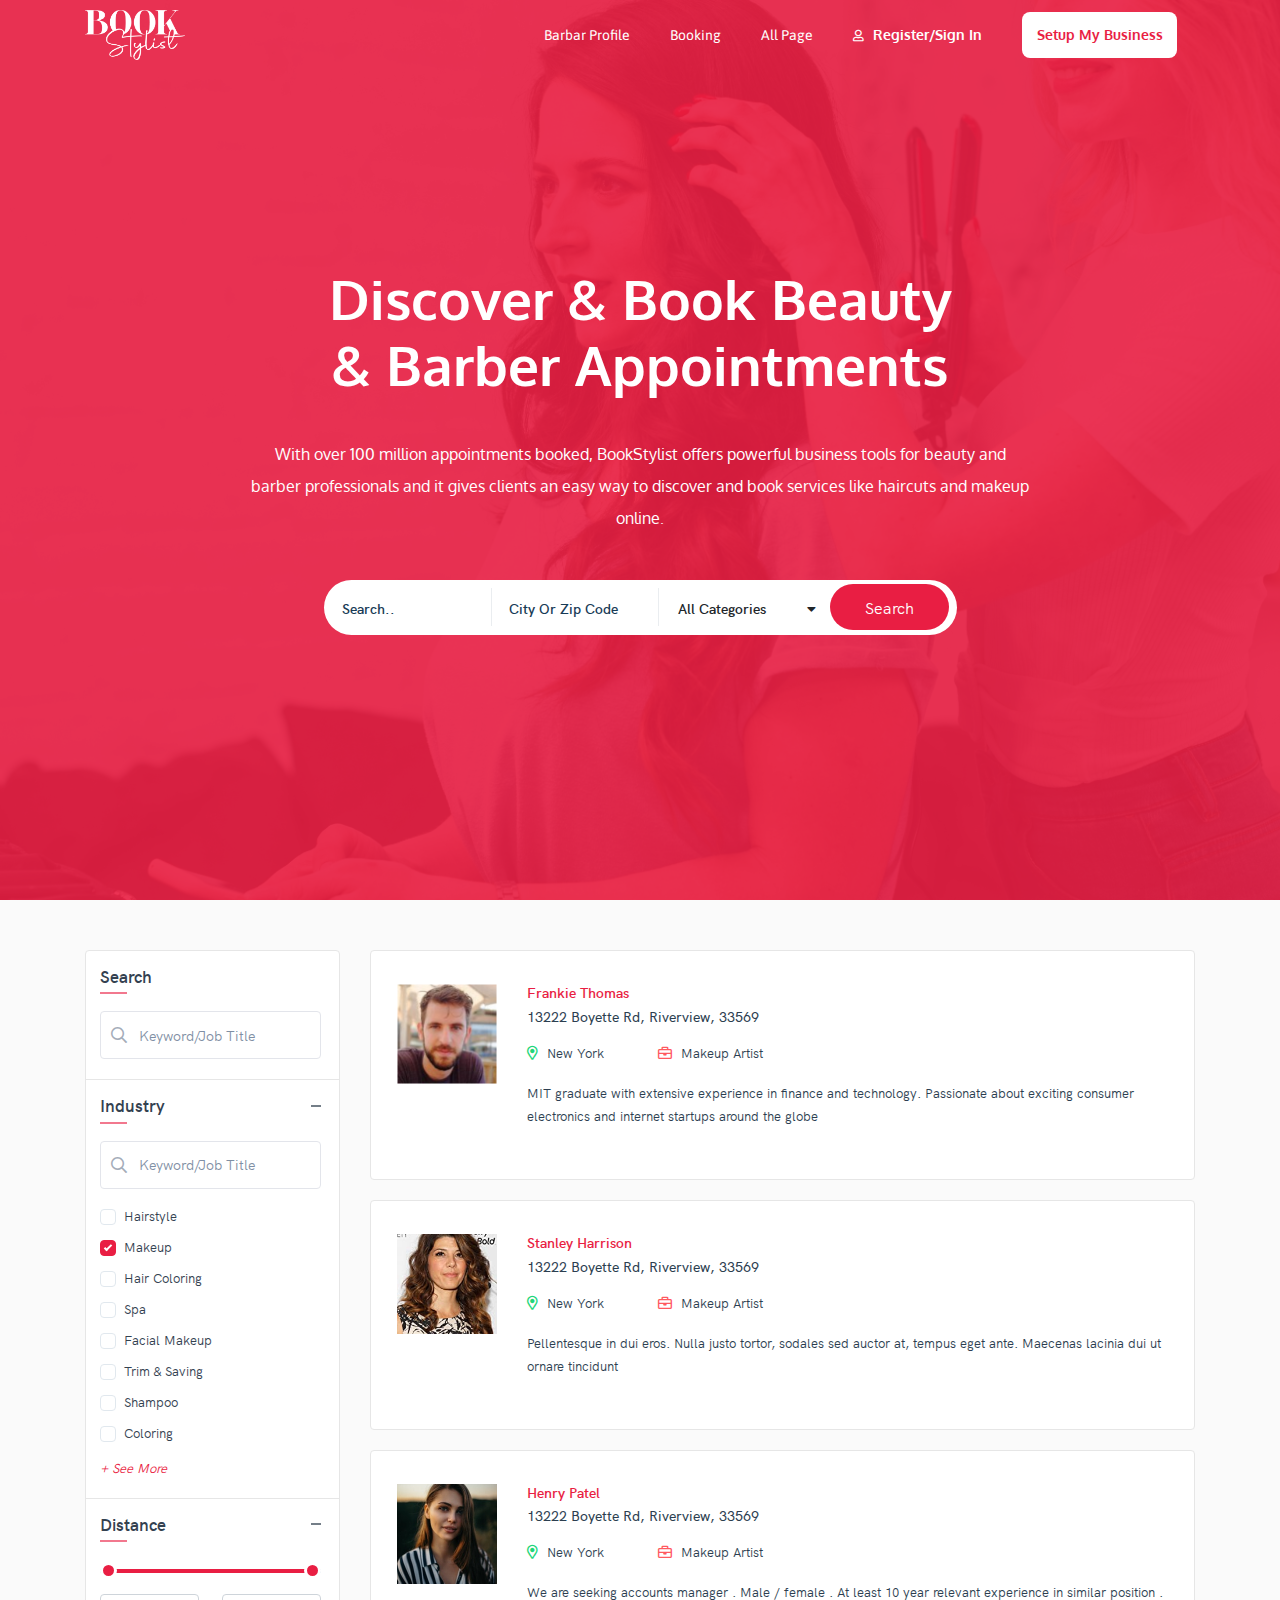
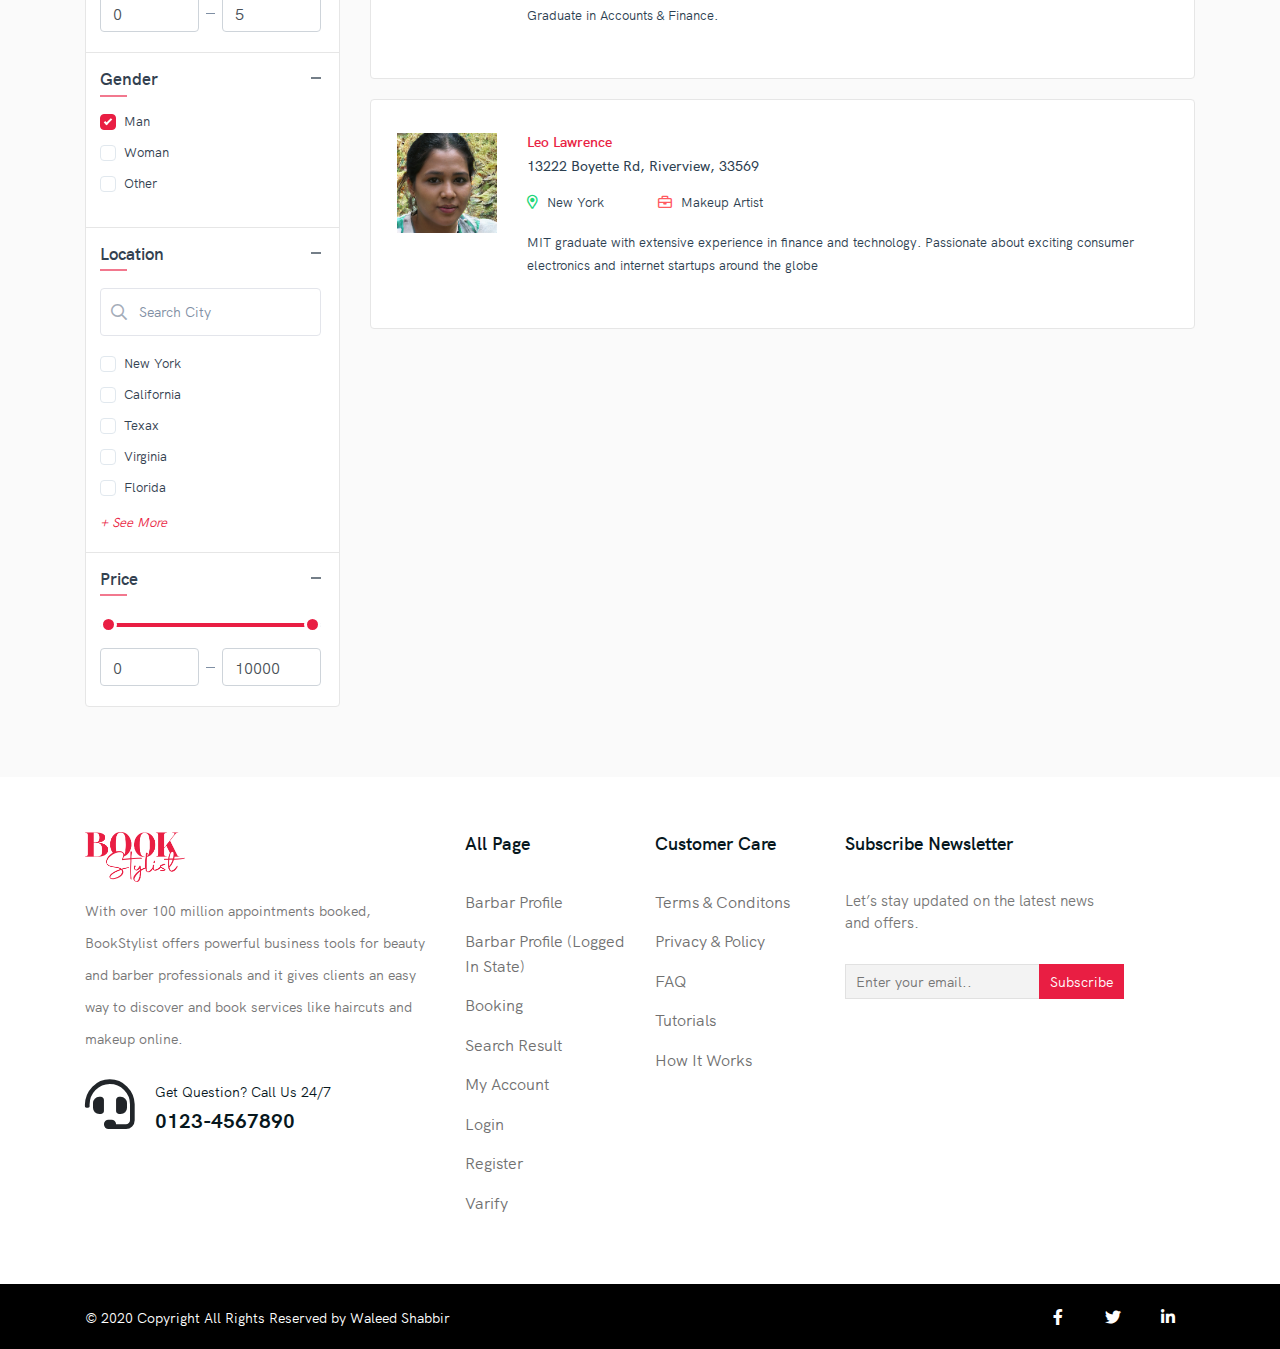
<file: search-result.html>
<!DOCTYPE html>
<html lang="en">

<head>
  <meta charset="utf-8">
  <meta name="description" content="Book Stylist">
  <meta name="viewport" content="width=device-width, initial-scale=1">

  <!-- title here -->
  <title>Book Stylist</title>

  <!-- favicon here -->
  <link rel="icon" href="img/footer-logo.png" type="image/png" sizes="16x16">

  <!-- all CSS here -->
  <link rel="stylesheet" href="css/bootstrap.min.css">
  <link rel="stylesheet" href="css/fontawesome-all.min.css">
  <link rel="stylesheet" href="css/slick.css">
  <link rel="stylesheet" href="css/slick-theme.css">
  <link rel="stylesheet" href="css/animate.min.css">
  <link rel="stylesheet" href="css/serach-menu.css">
  <link rel="stylesheet" href="css/price-range.css">
  <link rel="stylesheet" href="css/font-face.css">
  <link rel="stylesheet" href="css/jquery.nice-number.min.css">
  <link rel="stylesheet" href="css/main.css">
  <link rel="stylesheet" href="css/responsive.css">

</head>

<body>
  <!--[if IE]>
    <p class="browserupgrade">You are using an <strong>outdated</strong> browser. Please <a href="https://browsehappy.com/">upgrade your browser</a> to improve your experience and security.</p>
  <![endif]-->

  <!-- Add your site or application content here -->

  <!-- header area start -->
  <header class="header topless">
    <div class="container">
      <div class="menubar">
        <div class="logo">
          <a href="index.html"><img src="img/logo-white.png" alt="book logo"></a>
        </div>
        <nav>
          <ul class="main-menu">
            <li><a href="cart.html">barbar profile</a></li>
            <li><a href="book-appointment.html">booking</a></li>
            <li><a href="#all-page">all page</a></li>
            <li><a href="create-account.html"><i class="far fa-user"></i> register/sign in</a></li>
            <li><a href="login.html" class="button nav-btn">setup my business</a></li>
          </ul>
        </nav>
        <div class="menu-toggle">
          <span></span>
        </div>
      </div>
    </div>
  </header>
  <!-- header area end -->

  <!-- hero area start -->
  <section class="hero" id="hero">
    <div class="container">
      <div class="row hero-wrapper justify-content-center text-center">
        <div class="col-12 align-self-center">
          <div class="hero-content">
            <h1 class="top-marginless wow animate__animated animate__bounceInLeft" data-wow-duration="1s" data-wow-delay="0.05s">
              Discover & book beauty <br>
              & barber appointments</h1>
            <p class="wow animate__animated animate__bounceInLeft" data-wow-duration="1s" data-wow-delay="0.6s">With
              over 100 million appointments booked, BookStylist offers powerful business tools for beauty and <br>
              barber professionals and it gives clients an easy way to discover and book services like haircuts and
              makeup <br> online.</p>
            <ul class="search hero-menu d-none d-lg-inline-block mx-auto wow animate__animated animate__bounceInLeft" data-wow-duration="0.8s" data-wow-delay="1s">
              <li>
                <input type="text" placeholder="Search..">
              </li>
              <li>
                <input type="text" placeholder="city or zip code">
              </li>
              <li>
                <select class="select">
                  <option value="1">All Categories</option>
                  <option value="2">Haircut Barbar</option>
                  <option value="3">Haircut Stylist</option>
                  <option value="3">Make Up</option>
                  <option value="3">Coloring</option>
                  <option value="3">Shampoo</option>
                </select> <i class="fas fa-caret-down"></i>
              </li>
              <li><a href="#" class="button search-btn">search</a></li>
            </ul>
            <!-- <div class="mobile-serach d-flex d-lg-none">
              <i class="far fa-search"></i>
              <input type="text" placeholder="Search for anything">
            </div> -->
          </div>
        </div>
      </div>
    </div>
  </section>

  <div class="hero-menu-2 text-center d-lg-none">
    <ul class="hero-menu wow animate__animated animate__bounceInLeft" data-wow-duration="0.8s" data-wow-delay="1s">
      <li>
        <input type="text" placeholder="Search..">
      </li>
      <li>
        <input type="text" placeholder="city or zip code">
      </li>
      <li> <i class="fas fa-caret-down"></i>
        <select class="select">
          <option value="1">All Categories</option>
          <option value="2">Haircut Barbar</option>
          <option value="3">Haircut Stylist</option>
          <option value="3">Make Up</option>
          <option value="3">Coloring</option>
          <option value="3">Shampoo</option>
        </select>
      </li>
      <li><a href="#4" class="button search-btn">search</a></li>
    </ul>
  </div>
  <!-- hero area end -->

  <!-- search result area start -->
  <section id="search-result" class="search-result">
    <div class="container">
      <div class="row">
        <div class="col-md-4 col-xl-3">
          <div class="filter-toggle opened">
            <i class="fas fa-sliders-h"></i>
            <span> Show Filter Sidebar</span>
          </div>

          <div class="filter-area-wrapper">
            <div class="filter-toggle closed">
              <i class="fas fa-times"></i>
            </div>
            <div class="filter-item">
              <h5 class="filter-title">search</h5>
              <div class="filter-search">
                <i class="far fa-search"></i>
                <input type="text" class="search" placeholder="Keyword/Job Title">
              </div>
            </div>

            <div class="filter-item">
              <div class="filter-collapse">
                <div class="filter-collapse-tab">
                  <h5 class="filter-title">industry</h5>
                  <span class="collapse-icon"></span>
                </div>
                <div class="filter-collapse-content">
                  <div class="filter-search">
                    <i class="far fa-search"></i>
                    <input type="text" class="search" placeholder="Keyword/Job Title">
                  </div>
                  <div class="filter-option">
                    <label>hairstyle
                      <input type="checkbox">
                      <span class="checkmark"></span>
                    </label>
                    <label>makeup
                      <input type="checkbox" checked="checked">
                      <span class="checkmark"></span>
                    </label>
                    <label>hair coloring
                      <input type="checkbox">
                      <span class="checkmark"></span>
                    </label>
                    <label>spa
                      <input type="checkbox">
                      <span class="checkmark"></span>
                    </label>
                    <label>facial makeup
                      <input type="checkbox">
                      <span class="checkmark"></span>
                    </label>
                    <label>trim & saving
                      <input type="checkbox">
                      <span class="checkmark"></span>
                    </label>
                    <label>shampoo
                      <input type="checkbox">
                      <span class="checkmark"></span>
                    </label>
                    <label>coloring
                      <input type="checkbox">
                      <span class="checkmark"></span>
                    </label>
                  </div>
                  <span class="more">+ see more</span>
                </div>
              </div>
            </div>

            <div class="filter-item">
              <div class="filter-collapse">
                <div class="filter-collapse-tab">
                  <h5 class="filter-title">distance</h5>
                  <span class="collapse-icon"></span>
                </div>
                <div class="filter-collapse-content">
                  <div class="wrapper">
                    <div class="range-slider">
                      <input type="text" class="distance-slider" />
                    </div>
                    <div class="extra-controls">
                      <div class="d-flex align-items-center justify-content-between">
                        <input type="text" class="distance-input-from form-control" value="0" placeholder="0km" />
                        <span class="bar"></span>
                        <input type="text" class="distance-input-to form-control" value="0" placeholder="5km" />
                      </div>
                    </div>
                  </div>
                </div>
              </div>
            </div>

            <div class="filter-item">
              <div class="filter-collapse">
                <div class="filter-collapse-tab">
                  <h5 class="filter-title">gender</h5>
                  <span class="collapse-icon"></span>
                </div>
                <div class="filter-collapse-content">
                  <div class="filter-option">
                    <label>man
                      <input type="checkbox" checked="checked">
                      <span class="checkmark"></span>
                    </label>
                    <label>woman
                      <input type="checkbox">
                      <span class="checkmark"></span>
                    </label>
                    <label>other
                      <input type="checkbox">
                      <span class="checkmark"></span>
                    </label>
                  </div>
                </div>
              </div>
            </div>

            <div class="filter-item">
              <div class="filter-collapse">
                <div class="filter-collapse-tab">
                  <h5 class="filter-title">location</h5>
                  <span class="collapse-icon"></span>
                </div>
                <div class="filter-collapse-content">
                  <div class="filter-search">
                    <i class="far fa-search"></i>
                    <input type="text" class="search" placeholder="Search City">
                  </div>
                  <div class="filter-option">
                    <label>new york
                      <input type="checkbox">
                      <span class="checkmark"></span>
                    </label>
                    <label>california
                      <input type="checkbox">
                      <span class="checkmark"></span>
                    </label>
                    <label>texax
                      <input type="checkbox">
                      <span class="checkmark"></span>
                    </label>
                    <label>virginia
                      <input type="checkbox">
                      <span class="checkmark"></span>
                    </label>
                    <label>florida
                      <input type="checkbox">
                      <span class="checkmark"></span>
                    </label>
                  </div>
                  <span class="more">+ see more</span>
                </div>
              </div>
            </div>

            <div class="filter-item">
              <div class="filter-collapse">
                <div class="filter-collapse-tab">
                  <h5 class="filter-title">price</h5>
                  <span class="collapse-icon"></span>
                </div>
                <div class="filter-collapse-content">
                  <div class="wrapper">
                    <div class="range-slider">
                      <input type="text" class="price-slider" />
                    </div>
                    <div class="extra-controls">
                      <div class="d-flex align-items-center justify-content-between">
                        <input type="text" class="price-input-from form-control" value="0" placeholder="0km" />
                        <span class="bar"></span>
                        <input type="text" class="price-input-to form-control" value="0" placeholder="5km" />
                      </div>
                    </div>
                  </div>
                </div>
              </div>
            </div>
          </div>
        </div> <!-- col end -->

        <div class="col-md-8 col-xl-9">
          <div class="search-result-display">
            <div class="single-search-result">
              <img src="img/search-result/1.png" alt="serach img">
              <div class="search-result-details">
                <h5 class="name">Frankie Thomas</h5>
                <p class="address">13222 Boyette Rd, Riverview, 33569</p>
                <div class="search-meta">
                  <span class="location"><i class="far fa-map-marker-alt"></i> new york</span>
                  <span class="category"><i class="far fa-briefcase"></i> makeup artist</span>
                </div>
                <p class="description">MIT graduate with extensive experience in finance and technology. Passionate
                  about exciting consumer
                  electronics and internet startups around the globe </p>
              </div>
            </div>

            <div class="single-search-result">
              <img src="img/search-result/2.png" alt="serach img">
              <div class="search-result-details">
                <h5 class="name">Stanley Harrison</h5>
                <p class="address">13222 Boyette Rd, Riverview, 33569</p>
                <div class="search-meta">
                  <span class="location"><i class="far fa-map-marker-alt"></i> new york</span>
                  <span class="category"><i class="far fa-briefcase"></i> makeup artist</span>
                </div>
                <p class="description">Pellentesque in dui eros. Nulla justo tortor, sodales sed auctor at, tempus eget
                  ante. Maecenas lacinia dui ut ornare tincidunt</p>
              </div>
            </div>

            <div class="single-search-result">
              <img src="img/search-result/3.png" alt="serach img">
              <div class="search-result-details">
                <h5 class="name">Henry Patel</h5>
                <p class="address">13222 Boyette Rd, Riverview, 33569</p>
                <div class="search-meta">
                  <span class="location"><i class="far fa-map-marker-alt"></i> new york</span>
                  <span class="category"><i class="far fa-briefcase"></i> makeup artist</span>
                </div>
                <p class="description">We are seeking accounts manager . Male / female . At least 10 year relevant
                  experience in similar position . Graduate in Accounts & Finance.</p>
              </div>
            </div>

            <div class="single-search-result">
              <img src="img/search-result/4.png" alt="serach img">
              <div class="search-result-details">
                <h5 class="name">Leo Lawrence</h5>
                <p class="address">13222 Boyette Rd, Riverview, 33569</p>
                <div class="search-meta">
                  <span class="location"><i class="far fa-map-marker-alt"></i> new york</span>
                  <span class="category"><i class="far fa-briefcase"></i> makeup artist</span>
                </div>
                <p class="description">MIT graduate with extensive experience in finance and technology. Passionate
                  about exciting consumer electronics and internet startups around the globe</p>
              </div>
            </div>
          </div>
        </div> <!-- col end -->
      </div> <!-- row end -->
    </div> <!-- container end -->
  </section>
  <!-- search result area end -->

  <!-- footer area start -->
  <footer class="footer-alt">
    <div class="container">
      <div class="row">
        <div class="col-lg-4 col-md-6">
          <div class="footer-intro">
            <img src="img/logo-red.png" alt="logo">
            <p>With over 100 million appointments booked, BookStylist offers powerful business tools for beauty and
              barber professionals and it gives clients an easy way to discover and book services like haircuts and
              makeup online.</p>
            <div class="helpline">
              <i class="fas fa-headset"></i>
              <div class="helpline-info">
                <p>get question? call us 24/7</p>
                <h1>0123-4567890</h1>
              </div>
            </div>
          </div>
        </div> <!-- col end -->

        <div class="col-lg-2 col-md-6">
          <div class="important-menu" id="all-page">
            <h5>all page</h5>
            <ul>
              <li><a href="barbar-details.html">barbar profile</a></li>
              <li><a href="cart.html">barbar profile (logged in state)</a></li>
              <li><a href="book-appointment.html">booking</a></li>
              <li><a href="search-result.html">search result</a></li>
              <li><a href="dashboard.html">my account</a></li>
              <li><a href="login.html">login</a></li>
              <li><a href="create-account.html">register</a></li>
              <li><a href="varify.html">varify</a></li>
            </ul>
          </div>
        </div> <!-- col end -->

        <div class="col-lg-2 col-md-6">
          <div class="customer-care">
            <h5>customer care</h5>
            <ul>
              <li><a href="#">Terms & Conditons</a></li>
              <li><a href="#">Privacy & Policy</a></li>
              <li><a href="#">FAQ</a></li>
              <li><a href="#">Tutorials</a></li>
              <li><a href="#">How it works</a></li>
            </ul>
          </div>
        </div> <!-- col end -->

        <div class="col-lg-4 col-md-6">
          <div class="newsletter">
            <h5>Subscribe Newsletter</h5>
            <p>Let’s stay updated on the latest news <br> and offers.</p>
            <div class="subscription-field">
              <input type="text" class="subscription-text" placeholder="Enter your email..">
              <button class="button subscription-btn">subscribe</button>
            </div>
          </div>
        </div>
      </div> <!-- row end -->
    </div> <!-- container end -->
  </footer>

  <div class="copyright">
    <div class="container d-flex justify-content-between flex-column flex-md-row ">
      <p>&#xA9; 2020 Copyright All Rights Reserved by Waleed Shabbir</p>
      <ul class="footer-social">
        <li><a href="#"><i class="fab fa-facebook-f"></i></a></li>
        <li><a href="#"><i class="fab fa-twitter"></i></a></li>
        <li><a href="#"><i class="fab fa-linkedin-in"></i></a></li>
      </ul>
    </div>
  </div>
  <!-- footer area end -->


  <!-- jQuery JS -->
  <script src="js/vendor/modernizr-3.8.0.min.js"></script>
  <script src="js/vendor/jquery-3.4.1.min.js"></script>

  <!-- bootstrap JS -->
  <script src="js/popper.min.js"></script>
  <script src="js/bootstrap.min.js"></script>

  <!-- slick JS -->
  <script src="js/slick.min.js"></script>

  <!-- wow JS -->
  <script src="js/wow.min.js"></script>

  <!-- search menu JS -->
  <script src="js/search-menu.js"></script>

  <!-- price range JS -->
  <script src="js/price-range.js"></script>

  <!-- number spinnier JS -->
  <script src="js/jquery.nice-number.min.js"></script>

  <!-- smooth scroll JS -->
  <script src="js/smooth-scroll.min.js"></script>

  <!-- main JS -->
  <script src="js/main.js"></script>

  <script>
    //smooth scroll js
    var scroll = new SmoothScroll('a[href*="#"]');
  </script>

</body>

</html>
</file>
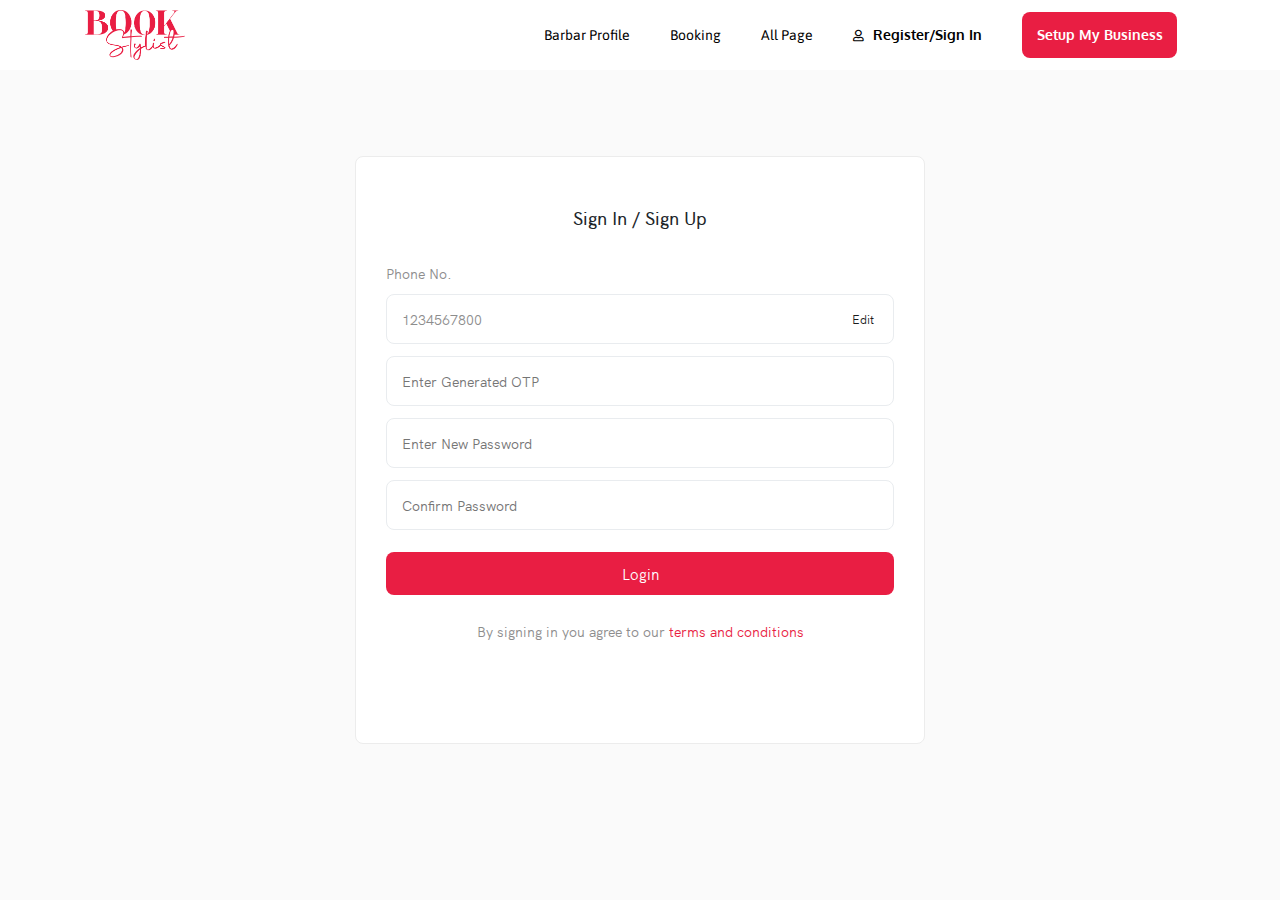
<file: varify.html>
<!DOCTYPE html>
<html lang="en">

<head>
  <meta charset="utf-8" />
  <meta name="description" content="Book Stylist" />
  <meta name="viewport" content="width=device-width, initial-scale=1" />

  <!-- title here -->
  <title>Book Stylist</title>

  <!-- favicon here -->
  <link rel="icon" href="img/footer-logo.png" type="image/png" sizes="16x16" />

  <!-- all CSS here -->
  <link rel="stylesheet" href="css/bootstrap.min.css" />
  <link rel="stylesheet" href="css/fontawesome-all.min.css" />
  <link rel="stylesheet" href="css/animate.min.css" />
  <link rel="stylesheet" href="css/font-face.css" />
  <link rel="stylesheet" href="css/jquery.nice-number.min.css" />
  <link rel="stylesheet" href="css/main.css" />
  <link rel="stylesheet" href="css/responsive.css" />
</head>

<body>
  <!--[if IE]>
      <p class="browserupgrade">
        You are using an <strong>outdated</strong> browser. Please
        <a href="https://browsehappy.com/">upgrade your browser</a> to improve
        your experience and security.
      </p>
    <![endif]-->

  <!-- Add your site or application content here -->

  <!-- header area start -->
  <header class="header alt topless">
    <div class="container">
      <div class="menubar">
        <div class="logo">
          <a href="index.html"><img src="img/logo-red.png" alt="book logo" /></a>
        </div>
        <nav>
          <ul class="main-menu">
            <li><a href="cart.html">barbar profile</a></li>
            <li><a href="book-appointment.html">booking</a></li>
            <li><a href="index.html#all-page">all page</a></li>
            <li><a href="create-account.html"><i class="far fa-user"></i> register/sign in</a></li>
            <li><a href="login.html" class="button nav-btn">setup my business</a></li>
          </ul>
        </nav>
        <div class="menu-toggle alt">
          <span></span>
        </div>
      </div>
    </div>
  </header>
  <!-- header area end -->

  <!-- varify area start -->
  <main class="varify-form-area">
    <div class="varify-form">
      <h5>Sign In / Sign Up</h5>
      <div class="varify-input-field">
        <label for="varify-phn-number">Phone No.</label>
        <div class="single-input phn-number">
          <input type="text" id="varify-phn-number" value="1234567800" placeholder="Enter Phone Number" />
        </div>
        <div class="single-input">
          <input type="text" id="varify-otp" placeholder="Enter Generated OTP" />
        </div>
        <div class="single-input">
          <input type="text" id="varify-n-pass" placeholder="Enter New Password" />
        </div>
        <div class="single-input">
          <input type="text" id="varify-c-pass" placeholder="Confirm Password" />
        </div>
        <button class="button full-width-btn">Login</button>
        <p>
          By signing in you agree to our <a href="#">terms and conditions</a>
        </p>
      </div>
    </div>
  </main>
  <!-- varify area end -->

  <!-- jQuery JS -->
  <script src="js/vendor/modernizr-3.8.0.min.js"></script>
  <script src="js/vendor/jquery-3.4.1.min.js"></script>

  <!-- bootstrap JS -->
  <script src="js/popper.min.js"></script>
  <script src="js/bootstrap.min.js"></script>

  <!-- slick JS -->
  <script src="js/slick.min.js"></script>

  <!-- wow JS -->
  <script src="js/wow.min.js"></script>

  <!-- search menu JS -->
  <script src="js/search-menu.js"></script>

  <!-- number spinnier JS -->
  <script src="js/jquery.nice-number.min.js"></script>

  <!-- macy JS -->
  <script src="js/macy.js"></script>

  <!-- country code JS -->
  <script src="js/country-code.js"></script>

  <!-- main JS -->
  <script src=" js/main.js"></script>

  <script></script>
</body>

</html>
</file>
<file: css/font-face.css>
@font-face {
    font-family: 'hk grotesk';
    src: url('../fonts/hkgrotesk-black-webfont.woff2') format('woff2'),
        url('../fonts/hkgrotesk-black-webfont.woff') format('woff');
    font-weight: 900;
    font-style: normal;
}

@font-face {
    font-family: 'hk grotesk';
    src: url('../fonts/hkgrotesk-bold-webfont.woff2') format('woff2'),
        url('../fonts/hkgrotesk-bold-webfont.woff') format('woff');
    font-weight: 700;
    font-style: normal;
}

@font-face {
    font-family: 'hk grotesk';
    src: url('../fonts/hkgrotesk-semibold-webfont.woff2') format('woff2'),
        url('../fonts/hkgrotesk-semibold-webfont.woff') format('woff');
    font-weight: 600;
    font-style: normal;

}

@font-face {
    font-family: 'hk grotesk';
    src: url('../fonts/hkgrotesk-medium-webfont.woff2') format('woff2'),
        url('../fonts/hkgrotesk-medium-webfont.woff') format('woff');
    font-weight: 500;
    font-style: normal;
}

@font-face {
    font-family: 'hk grotesk';
    src: url('../fonts/hkgrotesk-regular-webfont.woff2') format('woff2'),
        url('../fonts/hkgrotesk-regular-webfont.woff') format('woff');
    font-weight: 400;
    font-style: normal;
}

@font-face {
    font-family: 'hk grotesk';
    src: url('../fonts/hkgrotesk-light-webfont.woff2') format('woff2'),
        url('../fonts/hkgrotesk-light-webfont.woff') format('woff');
    font-weight: 300;
    font-style: normal;
}













@font-face {
    font-family: 'hk_grotesksemibold';
    src: url('../fonts/hkgrotesk-semibold-webfont.woff2') format('woff2'),
        url('../fonts/hkgrotesk-semibold-webfont.woff') format('woff');
    font-weight: normal;
    font-style: normal;

}
</file>
<file: css/main.css>
/* ====================================================
  Template Name: Book Stylist HTML5 Template
  Template URI: https://demotemplate.com/
  Description: Book Stylist HTML5 Template
  Author: Asif
  Author URI: https://asifjalil.xyz
  version: 1.0
==================================================== */

/* CSS Index
------------------------------------

01. Template Default CSS 
02. header css
03. breadcrumb CSS 
04. page title CSS 
05. hero CSS 
06. category CSS 
07. top haircut CSS 
08. feature CSS 
09. testimonial CSS 
10. download CSS 
11. call-to-action CSS 
12. search result CSS 
13. barbar details CSS 
14. login CSS 
15. varify CSS 
16. create account CSS 
17. dashboard CSS 
18. booking CSS 
19. footer CSS 

*/

/* ====================================================
  Google Fonts
==================================================== */
@import url('https://fonts.googleapis.com/css2?family=Asap:wght@400;500;600;700&family=Oxygen:wght@300;400;700&display=swap');


/* ..................................
 01. Template Default CSS 
.................................. */

body {
  font-family: 'hk grotesk';
  font-size: 14px;
}

a,
.button {
  -webkit-transition: all 0.3s ease-out 0s;
  -moz-transition: all 0.3s ease-out 0s;
  -ms-transition: all 0.3s ease-out 0s;
  -o-transition: all 0.3s ease-out 0s;
  transition: all 0.3s ease-out 0s;
}

.button {
  border: none;
  outline: none;
  background: none;
  display: inline-block;
  cursor: pointer;
}

a:focus,
.button:focus {
  text-decoration: none;
  outline: none;
  box-shadow: none;
}

h1,
h2,
h3,
h4,
h5,
h6 {
  font-weight: 700;
}

p {
  line-height: 32px;
}

ul {
  list-style: none;
  margin: 0px;
  padding: 0px;
}

li {
  list-style: none;
  display: inline-block;
  cursor: pointer;
}

li a {
  font-size: 16px;
  color: inherit;
}

a {
  color: inherit;
}

a:hover {
  text-decoration: none;
  color: inherit;
}

/* ====================================================
   Author's custom styles
   ==================================================== */

/* ..................................
 02. header css 
.................................. */
.top-download {
  position: fixed;
  top: 0;
  left: 0;
  width: 100%;
  height: 60px;
  align-items: center;
  background: #fff;
  padding: 0 15px;
  z-index: 99;
  overflow: hidden;
  transition: 0.3s;
  -webkit-transition: 0.3s;
  -moz-transition: 0.3s;
  -ms-transition: 0.3s;
  -o-transition: 0.3s;
}

.top-download.remove {
  height: 0;
}

.top-download .close {
  font-size: 20px;
  margin-right: 15px;
  cursor: pointer;
}

.top-download img {
  width: 40px;
  height: auto;
}

.top-download .app-detail {
  margin-left: 10px;
}

.top-download .app-detail h4 {
  font-size: 15px;
  line-height: 1;
  margin-bottom: 0;
}

.top-download .app-detail p {
  margin-bottom: 0;
  line-height: 1;
}

.top-download .app-detail p i {
  font-size: 11px;
  color: #FFBE58;
}

.top-download .app-detail p span {
  font-size: 12px;
  margin-left: 5px;
}

.top-download .top-download-btn {
  padding: 2px 10px;
  font-size: 14px;
  color: #E91E43;
  font-weight: 600;
  border: 2px solid #E91E43;
  border-radius: 5px;
  -webkit-border-radius: 5px;
  -moz-border-radius: 5px;
  -ms-border-radius: 5px;
  -o-border-radius: 5px;
  margin-left: auto;
  transition: 0.3s;
  -webkit-transition: 0.3s;
  -moz-transition: 0.3s;
  -ms-transition: 0.3s;
  -o-transition: 0.3s;
}

.top-download .top-download-btn:hover {
  color: #fff;
  background: #E91E43;
}

.header {
  position: absolute;
  width: 100%;
  top: 0;
  z-index: 99;
  transition: 0.1s;
}

.header.alt {
  background: #fff;
}

.header.active {
  position: fixed;
  top: 0;
  width: 100%;
  background: #E91E43;
  box-shadow: 0 3px 5px rgba(0, 0, 0, 0.4);
}

.header.alt.active {
  background: #ffffff;
}

.menubar {
  height: 70px;
  display: flex;
  align-items: center;
}

nav {
  margin-left: auto;
  display: flex;
  align-items: center;
}

.logo img {
  width: 100px;
}

.main-menu li {
  margin: 0 18px;
  color: #fff;
  text-transform: capitalize;
}

.header.alt .main-menu li {
  color: #000;
}

.main-menu li:hover {
  color: #ddd;
}

.header.alt .main-menu li:hover {
  color: #E91E43;
}

.main-menu li a {
  font-family: 'Asap', sans-serif;
  font-weight: 400;
  font-size: 14px;
}

.main-menu li:nth-child(4) a,
.main-menu li:nth-child(5) a {
  font-family: 'Oxygen', sans-serif;
  font-weight: 700;
}

.main-menu.logged li:nth-child(4) a,
.main-menu.logged li:nth-child(5) a {
  font-family: 'Asap', sans-serif;
  font-weight: 400;
}

.main-menu li i {
  font-size: 12px;
  margin-right: 5px;
}

.nav-btn {
  width: 155px;
  height: 46px;
  line-height: 46px;
  text-align: center;
  background: #fff;
  color: #E91E43;
  border-radius: 8px;
  display: inline-block;
}

.header.alt .nav-btn {
  background: #E91E43;
  color: #fff;
}

.nav-btn:hover {
  box-shadow: 0px 12px 20px rgba(0, 0, 0, 0.4);
  color: #fff;
  transform: translateY(-4px);
  perspective: 500;
  color: #E91E43;
}

.logged-menu {
  position: relative;
}

.logged-menu .mini-cart {
  margin-right: 20px;
  position: relative;
  margin-top: 10px;
}

.logged-menu .mini-cart>i {
  color: #E91E43;
  font-size: 18px;
}

.logged-menu .mini-cart .mini-cart-item-count {
  position: absolute;
  right: -13px;
  top: -7px;
  width: 22px;
  height: 22px;
  border-radius: 50%;
  line-height: 17px;
  text-align: center;
  color: #fff;
  font-size: 13px;
  font-weight: 700;
  background: #26c165;
  border: 1.5px solid #fff;
}

.logged-menu .mini-cart-area {
  position: absolute;
  background: #fff;
  transition: 0.45s;
  box-shadow: 0 0 30px 8px rgba(0, 0, 0, 0.15);
  right: 5px;
  top: 80%;
  margin-top: 40px;
  width: 600px;
  border-radius: 12px;
  cursor: default;
  opacity: 0;
  visibility: hidden;
}

.logged-menu .mini-cart.active~.mini-cart-area {
  opacity: 1;
  visibility: visible;
  margin-top: 20px;
}

.logged-menu .mini-cart-area:before {
  content: '';
  position: absolute;
  top: -15px;
  right: 66px;
  width: 0;
  height: 0;
  border-radius: 2px;
  border-left: 12px solid transparent;
  border-right: 12px solid transparent;
  border-bottom: 15px solid #fff;
}

.logged-menu .mini-cart-area .mini-cart-header {
  text-align: center;
  padding: 25px 0 20px 0;
  margin-bottom: 15px;
  color: #1C1C1C;
  font-size: 24px;
  font-weight: 600;
  border-bottom: 2px solid #EDEDED;
}

.logged-menu .mini-cart-area .mini-cart-close {
  display: inline-block;
  width: 30px;
  height: 30px;
  position: absolute;
  right: 30px;
  top: 20px;
  text-align: center;
  line-height: 38px;
  cursor: pointer;
}

.logged-menu .mini-cart-area .mini-cart-close i {
  font-size: 24px;
}

.logged-menu .mini-cart-area .mini-cart-body {
  max-height: 65vh;
  overflow-y: auto;
}

.logged-menu .mini-cart-area .mini-cart-body::-webkit-scrollbar {
  width: 3px;
}

.logged-menu .mini-cart-area .mini-cart-body::-webkit-scrollbar-thumb {
  background: #e91e4360;
  border-radius: 12px;
}

.logged-menu .mini-cart-area .mini-cart-item {
  height: 80px;
  display: flex;
  justify-content: space-between;
  align-items: center;
  border-bottom: 2px solid #EDEDED;
  padding: 0 45px;
}

.mini-cart-area .mini-cart-item .mini-cart-item-left,
.mini-cart-area .mini-cart-item .mini-cart-item-right {
  display: flex;
  align-items: center;
}

.mini-cart-area .mini-cart-item .mini-cart-item-left {
  flex-basis: 50%;
}

.mini-cart-area .mini-cart-item .mini-cart-product-number {
  display: inline-block;
  font-size: 18px;
  color: #545454;
  width: 40px;
  height: 40px;
  background: #fff;
  border-radius: 50%;
  line-height: 40px;
  text-align: center;
  box-shadow: 0 0 4px 0px rgba(0, 0, 0, 0.4);
  margin-right: 25px;
}

.mini-cart-area .mini-cart-item .mini-cart-product-name {
  color: #545454;
  font-size: 18px;
  font-weight: 500;
  text-transform: capitalize;
}

.mini-cart-area .mini-cart-item .mini-cart-input input {
  width: 38px !important;
  height: 30px;
  border: 2px solid #EDEDED;
  outline: none;
  color: #545454;
  text-align: center;
  font-size: 15px;
}

.mini-cart-area .mini-cart-item .mini-cart-input .nice-number button {
  border: none;
  outline: none;
  width: 32px;
  height: 36px;
  font-size: 22px;
  font-weight: 500;
  line-height: 0;
  cursor: pointer;
}

.mini-cart-area .mini-cart-item .mini-cart-input .nice-number button:first-child {
  background: #EDEDED;
  color: #545454;
  margin-right: -2px;
  border-radius: 5px 0 0 5px;
}

.mini-cart-area .mini-cart-item .mini-cart-input .nice-number button:last-child {
  background: #E91E43;
  color: #fff;
  margin-left: -2px;
  border-radius: 0 5px 5px 0;
}

.mini-cart-area .mini-cart-item .mini-cart-price,
.logged-menu .mini-cart-area .mini-cart-total .total-price {
  font-size: 20px;
  font-weight: 600;
  color: #E91E43;
  margin: 0 40px 0 30px;
}

.mini-cart-area .mini-cart-item .cart-cancle {
  font-size: 22px;
  cursor: pointer;
}

.logged-menu .mini-cart-area .mini-cart-item.mini-cart-total {
  border-bottom: 0px;
}

.logged-menu .mini-cart-area .mini-cart-total h6 {
  font-size: 18px;
  color: #545454;
  font-weight: 400;
}

.logged-menu .mini-cart-area .mini-cart-total .total-price {
  margin: 0 60px 0 30px;
}

.logged-menu .mini-cart-area .mini-cart-footer {
  display: flex;
  justify-content: space-between;
}

.mini-cart-btn {
  width: 50%;
  height: 60px;
  text-align: center;
  font-size: 18px;
  font-weight: 600;
  color: #545454;
  padding: 0;
}

.mini-cart-btn.btn-1 {
  background: #EDEDED;
  color: #545454;
  border-radius: 0 0 0 12px;
}

.mini-cart-btn.btn-1:hover {
  background: #d3d3d3;
}

.mini-cart-btn.btn-2 {
  background: #E91E43;
  color: #fff;
  border-radius: 0 0 12px 0;
}

.mini-cart-btn.btn-2:hover {
  background: #c21837;
}

.logged-menu .account {
  position: relative;
}

.logged-menu .account img {
  width: 42px;
  height: 42px;
  border-radius: 50%;
}

.logged-menu .account ul {
  position: absolute;
  background: #fff;
  transition: 0.45s;
  box-shadow: 0 0 20px 0 rgba(0, 0, 0, 0.3);
  right: 0;
  width: 200px;
  margin-top: 30px;
  border-top: 3px solid #E91E43;
  box-shadow: 0 4px 5px 2px rgba(0, 0, 0, 0.4);
  opacity: 0;
  visibility: hidden;
}

.logged-menu .account ul:before {
  content: '';
  position: absolute;
  top: -10px;
  right: 25px;
  width: 0;
  height: 0;
  border-left: 7px solid transparent;
  border-right: 7px solid transparent;
  border-bottom: 7px solid #E91E43;
}

.logged-menu .account.active ul {
  opacity: 1;
  visibility: visible;
  margin-top: 10px;
}

.logged-menu .account ul li {
  display: block;
  text-transform: capitalize;
  font-family: 'Asap', sans-serif;
  font-weight: 400;
  font-size: 14px;
  padding: 10px 20px;
}

.logged-menu .account ul li:hover {
  color: #E91E43;
}

.menu-toggle {
  position: absolute;
  top: 50%;
  right: 20px;
  transform: translateY(-50%);
  height: 30px;
  width: 30px;
  z-index: 999;
  cursor: pointer;
  display: none;
}

.menu-toggle span {
  position: absolute;
  top: 50%;
  transform: translateY(-50%);
  height: 4px;
  width: 100%;
  border-radius: 30px;
  background: #fff;
  transition: 0.3s;
}

.menu-toggle span:before,
.menu-toggle span:after {
  content: '';
  position: absolute;
  width: 100%;
  height: 4px;
  border-radius: 30px;
  background: #fff;
  transition: 0.4s;
}

.menu-toggle span:before {
  top: -10px;
  right: 0;
}

.menu-toggle span:after {
  top: 10px;
  right: 0;
}

.menu-toggle:hover span:after,
.menu-toggle:hover span:before {
  width: 70%;
}

.menu-toggle.active span {
  background: transparent;
  transform: rotate(360deg);
}

.menu-toggle.active span:before,
.menu-toggle.active span:after {
  transform: rotate(225deg);
  top: 0;
  width: 100%;
}

.menu-toggle.active span:after {
  transform: rotate(-225deg);
}

/* ..................................
 03. breadcrumb CSS 
.................................. */
.breadcrumb {
  background: #fff;
  border-top: 2px solid #FAFAFA;
  height: 50px;
  display: flex;
  align-items: center;
  margin-top: 70px;
}

.breadcrumb span {
  text-transform: capitalize;
  font-size: 18px;
  font-weight: 500;
  color: #202020;
  padding-right: 20px;
  position: relative;
}

.breadcrumb span:not(:last-child):after {
  content: '/';
  position: absolute;
  right: 5px;
}

/* ..................................
 04. page title CSS 
.................................. */
.page-title {
  margin-top: 70px;
  height: 180px;
  width: 100%;
  display: flex;
  align-items: center;
  justify-content: center;
  background: #E91E43;
  text-align: center;
  color: #fff;
}

.page-title p {
  font-size: 16px;
  text-transform: capitalize;
  line-height: 1;
  margin-bottom: 15px;
}

.page-title p i {
  margin-right: 5px;
}

.page-title h2 {
  font-size: 48px;
  font-weight: 600;
  text-transform: capitalize;
  margin-bottom: 0;
  line-height: 1;
}

/* ..................................
 05. hero CSS 
.................................. */
.hero {
  height: 100vh;
  background: url(../img/banner/bg.jpg);
  background-size: cover;
  background-position: center;
  background-repeat: no-repeat;
  position: relative;
  z-index: 2;
}

.hero:before {
  content: '';
  position: absolute;
  top: 0;
  left: 0;
  bottom: 0;
  right: 0;
  background: #E91E43;
  opacity: 0.9;
}

.hero .container {
  height: 100%;
}

.hero-wrapper {
  height: 100%;
}

.hero-content h1 {
  font-size: 55px;
  font-family: 'Oxygen', sans-serif;
  text-transform: capitalize;
  color: #fff;
  margin-bottom: 40px;
}

.hero-content p {
  font-size: 16px;
  font-family: 'Oxygen', sans-serif;
  font-weight: 400;
  color: #fff;
}

.hero-content p:last-child {
  margin-top: 18px;
}

.hero-button-group {
  margin-top: 30px;
}

.hero-btn-1,
.hero-btn-2 {
  padding: 10px 15px;
  text-align: center;
  text-transform: capitalize;
  background: #fff;
  border-radius: 8px;
  color: #E91E43;
  font-family: 'Oxygen', sans-serif;
  font-weight: 600;
  margin-right: 30px;
  position: relative;
}

.hero-btn-2 {
  background: #ee7389;
  color: #fff;
}

.hero-btn-1:hover {
  color: #E91E43;
}

.hero-btn-2:hover {
  color: #fff;
}

.hero-btn-1:before,
.hero-btn-2:before {
  content: '';
  position: absolute;
  top: 100%;
  left: 50%;
  transform: translateX(-50%);
  height: 0;
  width: 0;
  border-left: 10px solid transparent;
  border-right: 10px solid transparent;
  border-top: 10px solid #fff;
  transition: 0.2s;
  opacity: 0;
  visibility: hidden;
}

.hero-btn-2:before {
  border-top: 10px solid #ee7389;
}

.hero-btn-1:hover:before,
.hero-btn-1:focus:before,
.hero-btn-2:hover:before,
.hero-btn-2:focus:before {
  opacity: 1;
  visibility: visible;
}

.hero-menu {
  background: #fff;
  margin-top: 30px;
  border-radius: 8px;
  display: inline-block;
}

.hero-menu.search,
.hero-menu.search .search-btn {
  border-radius: 42px;
}

.hero-menu li {
  text-transform: capitalize;
  border-radius: 8px;
  position: relative;
}

.hero-menu>li:nth-child(2),
.hero-menu>li:nth-child(3) {
  margin-left: -5px;
}

.hero-menu>li:hover {
  box-shadow: 15px 8px 15px rgba(26, 59, 86, 0.25);
}

.hero-menu>li:last-child:hover {
  box-shadow: none;
}

.hero-menu>li:after {
  content: '';
  position: absolute;
  right: 0;
  top: 8px;
  width: 1px;
  height: 70%;
  background: rgba(26, 59, 86, 0.09);
}

.hero-menu li:nth-child(3):after,
.hero-menu li:nth-child(4):after {
  display: none;
}

.hero-menu li select,
.hero-menu li input {
  display: block;
  padding: 18px 15px 16px 18px;
  width: 168px;
  font-size: 14px;
  font-weight: 600;
  color: #183B56;
  text-transform: capitalize;
  border: none;
  outline: none;
  background: none;
}

.hero-menu li input::placeholder {
  font-size: 14px;
  font-weight: 600;
  color: #183B56;
}

.hero-menu li select option {
  font-size: 14px;
  font-weight: 500;
}

.hero-menu li:last-child a {
  padding: 12px 35px 12px 35px;
  display: initial;
  margin: 8px 8px 8px 0;
  color: #fff;
}

.hero-menu li i {
  margin-right: 10px;
}

.search-btn {
  background: #E91E43;
  border-radius: 8px;
}

.search-btn:hover {
  box-shadow: 0 10px 20px rgba(26, 59, 86, 0.5);
}

.hero-menu-2 {
  background: rgba(233, 30, 67, 0.9);
  padding: 50px 0;
}

.hero-menu-2 .hero-button-group {
  margin-top: 0px;
  margin-bottom: 25px;
}

.hero-menu-2 .hero-menu {
  position: relative;
  margin-top: 0;
  width: 50%;
  z-index: 1;
}

.hero-menu-2 .hero-menu li select {
  width: 100%;
}

.hero-img {
  width: 110%;
}

.mobile-serach {
  width: 100%;
  height: 40px;
  background: #fff;
  border-radius: 8px;
  margin-top: 30px;
  justify-content: space-between;
  align-items: center;
  padding: 0 15px;
}

.mobile-serach i {
  color: #909090;
  margin-right: 10px;
  font-size: 15px;
}

.mobile-serach input {
  height: 30px;
  width: 95%;
  border: none;
  outline: none;
  background: transparent;
}

/* ..................................
 06. category CSS 
.................................. */
.category {
  padding: 70px 0 80px 0;
  text-align: center;
}

.section-title {
  text-align: center;
}

.section-title h3 {
  font-size: 48px;
  margin-bottom: 20px;
  text-transform: capitalize;
}

.section-title p {
  font-size: 20px;
  line-height: 28px;
  margin-bottom: 70px;
}

.category-item {
  border: 1px solid #E5EAF4;
  border-radius: 8px;
  margin-bottom: 30px;
  transition: 0.3s;
}

.category-item:hover {
  box-shadow: 0 0 20px 0 rgba(0, 0, 0, 0.4);
  background: #fff;
  transform: translateY(-9px);
}

.category-item a {
  display: block;
  padding: 50px 0 40px 0;
}

.category-item img {
  width: 55px;
  height: 55px;
}

.category-item h4 {
  margin-top: 33px;
  font-size: 22px;
  font-weight: 500;
  text-transform: capitalize;
}

.category-item:hover h4 {
  color: #E91E43;
}

/* ..................................
 07. top haircut CSS 
.................................. */
.top-haircut,
.top-stylist {
  background: #FAFAFA;
  padding: 80px 0;
}

.list-item {
  border: 1px solid #F6F7F9;
  border-radius: 8px 8px 4px 4px;
  overflow: hidden;
  margin-bottom: 30px;
  background: #fff;
  box-shadow: 0 0 10px 0.5px rgba(0, 0, 0, 0.2);
  transition: 0.45s;
}

.list-item:hover {
  box-shadow: 0 10px 20px 1px rgba(0, 0, 0, 0.5);
  transform: translateY(-9px);
}

.list-img {
  overflow: hidden;
}

.list-img img {
  transform: scale(1);
  transition: 0.45s;
}

.list-img:hover img {
  transform: scale(1.1);
}

.list-details {
  padding: 13px 16px 25px 16px;
}

.list-details>span {
  color: #E91E43;
  font-size: 11px;
  font-weight: 500;
}

.list-details h4 {
  font-size: 22px;
  font-weight: 600;
  margin-top: 5px;
  margin-bottom: 8px;
}

.list-details h4:hover {
  color: #E91E43;
}

.list-details p {
  line-height: 25px;
  color: #0C0C0C;
  margin-bottom: 4px;
}

.review span {
  color: #FFBE58;
}

.review .count {
  color: #5A7184;
}

.list-btn {
  width: 200px;
  height: 64px;
  line-height: 64px;
  text-align: center;
  background: #E91E43;
  border-radius: 4px;
  margin-top: 50px;
  font-size: 21px;
  font-weight: 500;
  color: #fff;
  text-transform: capitalize;
}

.list-btn:hover {
  color: #fff;
  box-shadow: 0 15px 20px rgba(0, 0, 0, 0.4);
  transform: translateY(-9px);
  perspective: 500;
}

/* ..................................
 08. feature CSS 
.................................. */

.feature {
  padding: 90px 0 120px 0;
}

.feature-img-wrapper {
  position: relative;
  height: 100%;
  display: flex;
  align-items: center;
}

.feature-img-wrapper:after {
  content: '';
  position: absolute;
  left: 0;
  top: 0;
  background: url(../img/features/shape.png);
  background-size: contain;
  background-repeat: no-repeat;
  height: 100%;
  width: 100%;
  z-index: -1;
}

.feature-img {
  position: relative;
}

.feature-img:before {
  content: '';
  position: absolute;
  top: -30px;
  left: 77px;
  width: 275px;
  height: 390px;
  background: url(../img/features/transparent-back.jpg);
  background-size: contain;
  background-repeat: no-repeat;
  z-index: -1;
}

.feature-img img {
  width: 275px;
  height: auto;
  margin-left: 40px;
}

.feature .section-title {
  text-align: left;
}

.feature .section-title h5 {
  font-size: 18px;
  font-weight: 600;
  color: #E91E43;
  text-transform: uppercase;
  margin-bottom: 8px;

}

.feature .section-title h3 {
  font-size: 40px;
  margin-top: 0px;
  margin-bottom: 20px;
}

.feature .section-title P {
  font-size: 17px;
  line-height: 36px;
  margin-bottom: 35px;
}

.features-list li {
  display: block;
  font-size: 18px;
  margin-bottom: 25px;
  padding-left: 30px;
  position: relative;
  cursor: unset;
}

.features-list li:before {
  content: '\f00c';
  font-family: "Font Awesome 5 Pro";
  font-weight: 900;
  position: absolute;
  top: 5px;
  left: 0;
  color: #E91E43;
  font-size: 14px;
}

.feature-btn {
  width: 140px;
  height: 40px;
  line-height: 35px;
  text-align: center;
  border: 1px solid #E91E43;
  border-radius: 5px;
  margin-top: 25px;
  font-size: 16px;
  color: #E91E43;
  background: #fff;
  text-transform: capitalize;
}

.feature-btn:hover {
  color: #fff;
  background: #E91E43;
  box-shadow: 0 10px 20px rgba(0, 0, 0, 0.4);
  transform: translateY(-9px);
}

/* ..................................
 09. testimonial CSS 
.................................. */

.testimonial {
  padding: 80px 0 90px 0;
}

.testimonial .section-title h3 {
  font-size: 35px;
  font-weight: 500;
}

.testimonial .section-title p {
  font-size: 15px;
  margin-bottom: 85px;
}

.testimonial-item {
  background: #fff;
  border: 1px solid #E2E4E8;
  border-radius: 10px;
  padding: 20px 22px 30px 22px;
  margin-bottom: 15px;
  margin-top: 15px;
  transition: 0.45s;
}

.testimonial-item:hover {
  box-shadow: 0 8px 20px rgba(0, 0, 0, 0.5);
  transform: translateY(-9px);
}

.testimonial-item p {
  font-weight: 15px;
  line-height: 25px;
  color: #07171D;
  margin-top: 24px;
}

.testimonial-author-wrapper {
  display: flex;
  align-items: flex-start;
}

.testimonial-author {
  margin-left: 15px;
}

.testimonial-author h5 {
  font-size: 20px;
  font-weight: 500;
  text-transform: capitalize;
}

.testimonial-author span {
  font-size: 14px;
  color: #07171D;
}

/* ..................................
 10. download CSS 
.................................. */
.download {
  background: #fafafa;
  position: relative;
  padding-top: 80px;
}

.download:before {
  content: '';
  position: absolute;
  bottom: 0;
  left: 0;
  width: 200px;
  height: 100%;
  background: url(../img/download/shape-1.png);
  background-repeat: no-repeat;
  background-size: contain;
}

.download:after {
  content: '';
  position: absolute;
  top: 0;
  right: 0;
  width: 180px;
  height: 100%;
  background: url(../img/download/shape-2.png);
  background-repeat: no-repeat;
  background-size: contain;
}

.download-content h2 {
  font-size: 40px;
  font-weight: 900;
  margin-bottom: 35px;
}

.download-content p {
  font-size: 18px;
  margin-bottom: 35px;
}

.download-button-group a {
  width: 180px;
  height: 58px;
  border-radius: 8px;
}

.g-play,
.app-store {
  display: inline-block;
  width: 180px;
  height: 55px;
  border-radius: 4px;
  margin-right: 20px;
  transition: 0.3s;
}

.g-play:hover,
.app-store:hover {
  box-shadow: 0 10px 15px rgba(0, 0, 0, 0.4);
  transform: translateY(-9px);
}

.g-play img,
.app-store img {
  border-radius: 4px;
}

/* ..................................
 11. call-to-action CSS 
.................................. */

.ctc {
  background: url(../img/call-to-action.jpg);
  background-size: cover;
  background-position: center;
  width: 100%;
  height: 400px;
  display: flex;
  align-items: center;
  position: relative;
}

.ctc:before {
  content: '';
  position: absolute;
  left: 0;
  right: 0;
  bottom: 0;
  top: 0;
  background: rgba(233, 30, 67, 0.85);
  z-index: 0;
}

.ctc h2,
.ctc p,
.ctc-btn {
  position: relative;
  z-index: 3;
}

.ctc h2 {
  font-size: 45px;
  color: #fff;
  margin-bottom: 30px;
}

.ctc p {
  font-size: 20px;
  color: #fff;
  margin-bottom: 32px;
}

.ctc-btn {
  width: 180px;
  height: 48px;
  line-height: 48px;
  text-align: center;
  background: #fff;
  text-transform: capitalize;
  font-size: 16px;
  font-weight: 700;
  color: #E91E43;
}

.ctc-btn:hover {
  box-shadow: 0 10px 20px rgba(0, 0, 0, 0.4);
  transform: translateY(-9px);
  color: #E91E43;
}

/* ..................................
 12. search result CSS 
.................................. */

.search-result {
  padding-top: 50px;
  padding-bottom: 50px;
  background: #FAFAFA;
}

.filter-toggle {
  display: none;
  line-height: 36px;
}

.filter-toggle i {
  font-size: 24px;
  color: #E91E43;
}

.filter-toggle.opened {
  margin-bottom: 20px;
  display: none;
  align-items: center;
}

.filter-toggle.opened span {
  font-size: 16px;
  color: #E91E43;
  font-weight: 700;
  margin-left: 10px;
}

.filter-toggle.closed {
  position: absolute;
  right: 12px;
  top: 12px;
  width: 30px;
  height: 30px;
  text-align: center;
  z-index: 999;
}

.filter-area-wrapper {
  background: #fff;
  border: 1px solid #E6E6E6;
  border-radius: 4px;
  margin-bottom: 20px;
}

.filter-item {
  padding: 15px 18px 20px 14px;
  border-bottom: 0.7px solid #E6E6E6;
}

.filter-item:last-child {
  border-bottom: none;
}

.filter-title {
  color: #334150;
  font-size: 17px;
  font-weight: 600;
  text-transform: capitalize;
  margin-bottom: 25px;
  position: relative;
}

.filter-title:before {
  content: '';
  position: absolute;
  left: 0;
  bottom: -8px;
  width: 27px;
  height: 2px;
  background: #E91E43;
  opacity: 0.6;
}

.filter-search {
  border: 1px solid #E3E5EB;
  border-radius: 4px;
  height: 48px;
  width: 100%;
  padding: 0 10px;
  display: flex;
  align-items: center;
  justify-content: flex-start;
}

.filter-search i {
  color: #A4ACB9;
  font-size: 16px;
  margin-right: 10px;
}

.filter-search input {
  border: none;
  outline: none;
  background: transparent;
  width: 100%;
}

.filter-search input::placeholder {
  color: #7F8FA4;
}

.filter-collapse,
.service-collapse {
  max-height: 2000px;
  overflow: hidden;
  transition: 0.3s;
}

.filter-collapse.active {
  max-height: 20px;
}

.service-collapse.active {
  max-height: 28px;
}

.filter-collapse-tab,
.service-collapse-tab {
  position: relative;
  cursor: pointer;
}

.filter-collapse-tab .collapse-icon,
.service-collapse-tab .collapse-icon {
  position: absolute;
  right: 0;
  top: 50%;
  transform: translateY(-50%);
  width: 10px;
  height: 2px;
  background: #747E88;
}

.filter-collapse-tab.active .collapse-icon::before,
.service-collapse-tab.active .collapse-icon::before {
  content: '';
  position: absolute;
  right: 4px;
  top: 50%;
  transform: translateY(-50%);
  width: 2px;
  height: 10px;
  background: #747E88;
}

.filter-option {
  margin-top: 20px;
}

.filter-option label {
  display: block;
  position: relative;
  padding-left: 24px;
  margin-bottom: 18px;
  cursor: pointer;
  font-size: 13px;
  text-transform: capitalize;
  color: #334150;
  line-height: 1;
  -webkit-user-select: none;
  -moz-user-select: none;
  -ms-user-select: none;
  user-select: none;
}

.filter-option label input {
  position: absolute;
  opacity: 0;
  cursor: pointer;
  height: 0;
  width: 0;
}

.filter-option .checkmark {
  position: absolute;
  top: 0;
  left: 0;
  height: 16px;
  width: 16px;
  border: 1px solid #E1E8EE;
  border-radius: 4px;
}

.filter-option label:hover input~.checkmark {
  background-color: rgb(240, 240, 240);
}

.filter-option label input:checked~.checkmark {
  background-color: #E91E43;
  border: 1px solid #E91E43;
}

.filter-option .checkmark:after {
  content: "";
  position: absolute;
  display: none;
}

.filter-option label input:checked~.checkmark:after {
  display: block;
}

.filter-option label .checkmark:after {
  left: 5px;
  top: 2px;
  width: 4px;
  height: 8px;
  border: solid white;
  border-width: 0 2px 2px 0;
  -webkit-transform: rotate(45deg);
  -ms-transform: rotate(45deg);
  transform: rotate(45deg);
}

.filter-collapse-content .more {
  cursor: pointer;
  color: #E91E43;
  font-size: 13px;
  font-style: italic;
  text-transform: capitalize;
}

.irs {
  height: 35px;
}

.irs-line {
  height: 4px;
  top: 10px;
  background: #EEE;
  background: #E1E8EE;
  border: none;
  border-radius: 0;
  -moz-border-radius: 0;
}

.irs-bar {
  height: 4px;
  top: 10px;
  border-top: none;
  border-bottom: none;
  background: #E91E43;
}

.irs-slider {
  top: 3px;
  width: 17px;
  height: 17px;
  border: none;
  background: #E91E43;
  border: 3px solid #fff;
  border-radius: 50%;
  -moz-border-radius: 50%;
  box-shadow: none;
  cursor: pointer;
}

.irs-slider:hover,
.irs-slider:focus {
  background: #E91E43;
}

.irs-from,
.irs-to,
.irs-single,
.irs-min,
.irs-max {
  display: none;
}

span.bar {
  height: 1px;
  width: 9px;
  margin: 0 5px;
  background: #7F8FA4;
  display: inline-block;
}

.form-control,
.form-control:focus {
  max-width: 45%;
  box-shadow: none;
}

.form-control:focus {
  border: 1px solid #E91E43;
}

.single-search-result {
  background: #fff;
  border: 1px solid #E6E6E6;
  border-radius: 4px;
  margin-bottom: 20px;
  padding: 33px 26px 36px 26px;
  display: flex;
  align-items: flex-start;
  transition: 0.3s;
}

.single-search-result:hover {
  box-shadow: 0 5px 15px 0 rgba(0, 0, 0, 0.15);
}

.single-search-result img {
  width: 100px;
  height: 100px;
}

.search-result-details {
  padding-left: 30px;
}

.search-result-details .name {
  font-size: 14px;
  font-weight: 600;
  color: #E91E43;
  font-family: 'hk grotesk';
  margin-bottom: 5px;
}

.search-result-details .search-meta {
  margin-bottom: 18px;
}

.search-result-details .address {
  font-size: 14px;
  font-weight: 500;
  color: #2C3E50;
  line-height: 1.5;
  margin-bottom: 15px;
}

.search-result-details .search-meta span {
  color: #2C3E50;
  font-size: 13px;
  text-transform: capitalize;
  margin-right: 50px;
  font-weight: 400;
}

.search-result-details .search-meta span i {
  margin-right: 5px;
  font-size: 14px;
}

.search-result-details .search-meta span.location i {
  color: #1FD67A;
}

.search-result-details .search-meta span.category i {
  color: #FF5A5F;
}

.search-result-details .description {
  color: #2C3E50;
  font-size: 13px;
  font-weight: 400;
  line-height: 23px;
}

/* ..................................
 13. barbar details CSS 
.................................. */
.profile {
  background: #FAFAFA;
  padding: 60px 0 50px 0;
}

.profile-header,
.profile-body {
  background: #fff;
  border: 1px solid #ECECEC;
  border-radius: 8px;
  margin-bottom: 20px;
}

.profile-header {
  padding: 35px;
}

.profile-header .profile-info,
.sigle-appointment .appointer-person,
.appointer-details-wrapper {
  display: flex;
  align-items: flex-start;
}

.profile-info .pro-pic {
  width: 147px;
  height: 156px;
  border-radius: 8px;
}

.profile-info .meta-data,
.appointer-details-wrapper .appointer-details {
  margin-left: 20px;
}

.profile-info .meta-data .profile-name,
.appointer-details .profile-name {
  font-size: 30px;
  text-transform: capitalize;
  color: #000;
  line-height: 1;
}

.profile-info .meta-data .profile-review .star,
.appointer-details .profile-review .star {
  color: #F55B02;
}

.profile-info .meta-data .profile-review .rating,
.profile-info .meta-data .profile-review .count,
.appointer-details .profile-review .rating,
.appointer-details .profile-review .count {
  color: rgba(1, 1, 1, 0.65);
}

.profile-info .meta-data .business-hour,
.appointer-details .business-hour {
  margin-top: 10px;
}

.profile-info .meta-data .business-hour .time,
.profile-info .meta-data .business-hour .alart,
.profile-info .meta-data .location span {
  font-weight: 600;
  color: #000;
}

.profile-info .meta-data .business-hour .time,
.profile-info .meta-data .business-hour .alart {
  margin-left: 5px;
}

.profile-info .meta-data .business-hour i,
.profile-info .meta-data .business-hour .alart,
.appointer-details .business-hour i {
  color: #1FD67A;
}

.profile-info .meta-data .location,
.appointer-details .location {
  display: table;
  line-height: 24px;
  margin-top: 5px;
}

.profile-info .meta-data .location i,
.appointer-details .location i {
  color: #E91E43;
}

.profile-info .meta-data .location span,
.appointer-details .location span {
  display: table-cell;
  padding-left: 10px;
}

.req-btn {
  background: #E91E43;
  color: #fff;
  font-size: 16px;
  font-weight: 500;
  text-transform: capitalize;
  border-radius: 6px;
  padding: 12px 24px;
}

.req-btn:hover {
  box-shadow: 0 10px 20px 0 rgba(0, 0, 0, 0.4);
  transform: translateY(-5px);
}

.profile-header .short-note {
  font-size: 15px;
  margin-bottom: 0;
  margin-top: 15px;
  color: #000000;
  font-weight: 500;
  text-align: justify;
}

.profile-body .profile-tabs {
  border-bottom: 1px solid rgba(112, 112, 112, 0.23);
  padding: 0 32px;
}

.profile-tabs .nav-link.active,
.profile-tabs .show>.nav-link {
  background: none;
  color: #E91E43;
  border-bottom: 1px solid #E91E43;
}

.profile-tabs .nav-item:not(:last-child) {
  margin-right: 50px;
}

.profile-tabs .nav-link {
  border-radius: 0;
  padding: 28px 2px 20px 2px;
  font-weight: 500;
  font-size: 18px;
  color: #2E2717;
  text-transform: capitalize;
}

.profile-tab-content {
  padding: 45px 0 55px 0;
}

.profile-tab-pane {
  padding: 0 32px;
}

.profile-tab-pane .profile-owner-details,
.profile-tab-pane .service-tags {
  margin-bottom: 25px;
}

.tabs-inner-header {
  font-size: 25px;
  color: #000;
  font-weight: 600;
  text-transform: capitalize;
}

.profile-tab-pane .profile-owner-details p {
  font-size: 17px;
  color: #2E2717;
  margin-top: 20px;
  margin-bottom: 0;
  text-align: justify;
}

.profile-tab-pane .service-tags .tags {
  margin-top: 15px;
}

.profile-tab-pane .service-tags .tags span {
  display: inline-block;
  padding: 11px 13px;
  font-size: 14px;
  color: #2C3E50;
  text-transform: capitalize;
  background: #F6F7F9;
  border-radius: 3px;
  margin-bottom: 10px;
  margin-right: 8px;
}

.profile-tab-pane .profile-owner-portfolio .portfolio-wrapper {
  margin-top: 25px;
}

.profile-tab-pane .profile-owner-portfolio .portfolio-item img {
  width: 100%;
  height: auto;
}

.profile-tab-pane .profile-owner-portfolio .portfolio-item .img-1 {
  height: 230px;
}

.profile-tab-pane .job-location {
  margin-top: 25px;
}

.profile-tab-pane .job-location .location {
  font-size: 14px;
  color: #000;
  font-weight: 500;
}

.profile-tab-pane .job-location .location i {
  color: #E91E43;
}

.profile-tab-pane .job-location .map iframe {
  width: 100%;
  height: 300px;
}

.profile-tab-pane#profile-service {
  padding-left: 0;
  padding-right: 0;
}

.profile-tab-pane .choose-service {
  padding: 0 32px 32px 32px;
  border-bottom: 1px solid rgba(112, 112, 112, 0.23);
}

.profile-tab-pane .choose-service p {
  font-size: 22px;
  color: rgba(0, 0, 0, 0.76);
  margin-top: 10px;
  margin-bottom: 17px;
}

.profile-tab-pane .choose-service .options label {
  font-size: 18px;
  font-weight: 500;
  color: #000;
  line-height: 1;
  text-transform: capitalize;
  margin-right: 35px;
  padding-left: 30px;
  cursor: pointer;
  position: relative;
}

.profile-tab-pane .choose-service .options label input {
  display: none;
}

.profile-tab-pane .choose-service .options .checkmark {
  position: absolute;
  left: 0;
  top: 0;
  width: 18px;
  height: 18px;
  border-radius: 50%;
  border: 1px solid #000;
}

.profile-tab-pane .choose-service .options .checkmark:after {
  content: '';
  position: absolute;
  top: 50%;
  left: 50%;
  transform: translate(-50%, -50%);
  width: 8px;
  height: 8px;
  border-radius: 50%;
  background: #E91E43;
  opacity: 0;
  visibility: hidden;
}

.profile-tab-pane .choose-service .options label input:checked~span {
  color: #E91E43;
}

.profile-tab-pane .choose-service .options label input:checked~.checkmark {
  border: 1px solid #E91E43;
}

.profile-tab-pane .choose-service .options label input:checked~.checkmark:after {
  opacity: 1;
  visibility: visible;
}

.profile-tab-pane .service-list {
  margin-bottom: 60px;
}

.profile-tab-pane .service-list .single-service {
  padding: 26px 32px;
  border-bottom: 1px solid rgba(112, 112, 112, 0.23);
}

.profile-tab-pane .service-list .single-service .tabs-inner-header {
  font-weight: 500;
  line-height: 1;
  margin-bottom: 0;
}

.profile-tab-pane .service-collapse-content {
  padding-top: 20px;
}

.profile-tab-pane .service-collapse-content .service-category {
  margin-bottom: 33px;
}

.profile-tab-pane .service-collapse-content .service-category .item {
  display: inline-block;
  font-size: 14px;
  color: #000;
  font-weight: 600;
  text-transform: capitalize;
  padding: 11px 23px;
  border: 1px solid #ECECEC;
  border-radius: 3px;
  cursor: pointer;
}

.profile-tab-pane .service-collapse-content .service-category .item.active {
  color: #fff;
  background: #E91E43;
  border: 1px solid #E91E43;
}

.profile-tab-pane .service-collapse-content .service-category .item:not(:last-child) {
  margin-right: 44px;
}

.profile-tab-pane .service-collapse-content .service-items .single-item,
.profile-tab-pane .offer .single-offer {
  padding: 20px 22px;
  background: #FAFAFA;
  border-radius: 8px;
  margin-bottom: 15px;
  display: flex;
  align-items: center;
  justify-content: space-between;
}

.profile-tab-pane .service-collapse-content .service-items .single-item .item-details,
.profile-tab-pane .offer .single-offer .offer-detail {
  flex-basis: 80%;
}

.profile-tab-pane .service-collapse-content .service-items .single-item h6,
.profile-tab-pane .offer .single-offer .offer-detail h6 {
  font-size: 20px;
  color: #2E2717;
  font-weight: 500;
  text-transform: capitalize;
}

.profile-tab-pane .service-collapse-content .service-items .single-item span,
.profile-tab-pane .offer .single-offer .offer-detail span {
  display: block;
  color: hsl(349, 82%, 52%);
  font-size: 15px;
}

.profile-tab-pane .service-collapse-content .service-items .single-item p,
.profile-tab-pane .ofer .single-offer .offer-detail p {
  color: #2E2717;
  font-size: 15px;
  margin-bottom: 0;
}

.book-btn {
  color: #fff;
  text-transform: capitalize;
  background: #E91E43;
  padding: 11px 20px;
  border-radius: 3px;
}

.book-btn:hover {
  box-shadow: 0 10px 20px 0 rgba(0, 0, 0, 0.3);
  transform: translateY(-5px);
}

.profile-tab-pane .service-footer {
  text-align: center;
}

.profile-tab-pane .service-footer h2 {
  font-size: 25px;
  font-weight: 500;
  color: #000;
  margin-bottom: 25px;
}

.profile-tab-pane .review .review-header,
.profile-tab-pane .offer .offer-header {
  margin-bottom: 45px;
}

.profile-tab-pane .review .review-header p,
.profile-tab-pane .offer .offer-header p {
  font-size: 18px;
}

.profile-tab-pane .review .single-review:not(:last-child) {
  margin-bottom: 22px;
}

.profile-tab-pane .review .single-review .review-meta {
  display: flex;
  align-items: flex-start;
}

.profile-tab-pane .review .single-review .review-meta .details {
  display: flex;
  align-items: flex-start;
  flex-basis: 100%;
}

.profile-tab-pane .review .single-review .review-meta .author-img {
  width: 50px;
  height: 50px;
  border-radius: 50%;
  margin-top: -5px;
}

.profile-tab-pane .review .single-review .review-meta .author-name {
  font-size: 20px;
  color: #1A1A1A;
  text-transform: capitalize;
  font-weight: 600;
  margin-left: 15px;
  line-height: 1;
  margin-bottom: 0;
}

.profile-tab-pane .review .single-review .review-meta .star {
  color: #FFB33E;
  font-size: 15px;
  font-weight: 600;
  margin-left: 20px;
}

.profile-tab-pane .review .single-review .review-meta .star i {
  margin-right: 5px;
}

.profile-tab-pane .review .single-review .review-meta .time {
  line-height: 1;
  margin-bottom: 0;
  margin-left: auto;
  font-size: 16px;
  color: #000;
}

.profile-tab-pane .review .review-body .single-review .review-text {
  font-size: 18px;
  color: #2E2717;
  margin: -10px 0 0 65px;
}

.profile-tab-pane .review .review-footer {
  text-align: center;
  margin-top: 25px;
}

.load-more-btn {
  color: #E91E43;
  font-size: 22px;
  font-weight: 500;
  text-transform: capitalize;
  letter-spacing: 3px;
  word-spacing: 5px;
}

.load-more-btn:hover {
  transform: translateY(-3px);
}

.profile-tab-pane .offer .single-offer:not(:last-child) {
  margin-bottom: 28px;
}

.profile-tab-pane .offer .single-offer {
  background: #FAFAFA;
  padding: 20px 22px;
}

.sidebar-widget {
  background: #fff;
  border: 1px solid #ECECEC;
  border-radius: 8px;
  margin-bottom: 20px;
}

.sidebar-title {
  font-size: 22px;
  font-weight: 600;
  color: #07171D;
  text-transform: capitalize;
  padding: 20px 22px 16px 22px;
  margin-bottom: 0;
  border-bottom: 1px solid #E6E6E6;
}

.sidebar-content {
  padding: 30px 22px;
}

.sidebar-contact-info .item {
  display: table;
  margin-bottom: 36px;
}

.sidebar-contact-info .item i {
  flex-basis: 20%;
  width: 40px;
  height: 40px;
  border-radius: 50%;
  background: #F2F3F8;
  color: #334150;
  font-size: 16px;
  line-height: 40px;
  text-align: center;
}

.sidebar-contact-info .item span {
  display: table-cell;
  font-size: 20px;
  font-weight: 500;
  color: #000;
  padding-left: 15px;
}

.full-width-btn {
  background: #E91E43;
  border-radius: 8px;
  width: 100%;
  padding: 14px 0;
  line-height: 1;
  text-align: center;
  text-transform: capitalize;
  color: #fff;
  font-size: 15px;
  cursor: pointer;
}

.full-width-btn:hover {
  box-shadow: 0 5px 10px 0 rgba(0, 0, 0, 0.3);
  transform: translateY(-1px);
}

.sidebar-contact-info .social {
  margin-top: 25px;
  text-align: center;
}

.sidebar-contact-info .social i {
  margin: 0 12px;
  font-size: 17px;
}

.sidebar-contact-info .social i:hover {
  color: #E91E43;
}

.sidebar-content>.business-hour {
  font-size: 18px;
  font-weight: 500;
  color: #07171D;
  width: 100%;
}

.sidebar-content>.business-hour tr {
  vertical-align: top;
}

.sidebar-content>.business-hour td {
  padding-bottom: 10px;
}

.sidebar-content>.business-hour td:last-child {
  text-align: right;
}

.sidebar-notice {
  margin-bottom: 20px;
}

.sidebar-notice .sidebar-title {
  border-bottom: none;
  padding-left: 0;
  padding-top: 0;
}

.sidebar-notice p {
  color: #07171D;
  font-size: 17px;
  text-align: justify;
}

/* ..................................
 14. login CSS 
.................................. */
main.login-form-area,
main.varify-form-area,
main.create-form-area {
  width: 100%;
  min-height: 100vh;
  display: flex;
  justify-content: center;
  align-items: center;
  background: #fafafa;
  padding: 100px 0;
}

.login-form,
.varify-form,
.create-account-form {
  background: #fff;
  border: 1px solid #ECECEC;
  border-radius: 8px;
  width: 570px;
  height: auto;
}

.login-form .login-form-header,
.create-account-form .create-account-header {
  padding: 50px 25px 20px 25px;
  border-bottom: 2px solid rgba(225, 232, 238, 0.66);
}

.login-form .login-form-header h3,
.create-account-form .create-account-header h3 {
  font-size: 30px;
  font-weight: 600;
  margin-bottom: 15px;
}

.login-form .login-form-header p,
.create-account-form .create-account-header p {
  font-size: 16px;
  font-weight: 400;
  color: #000;
  line-height: 1.5;
}

.login-form .login-form-body {
  padding: 30px 25px 0 25px;
  position: relative;
  z-index: 2;
}

.login-form .login-form-body .social-login {
  margin-bottom: 20px;
}

.login-form .login-form-body .social-login span {
  display: inline-block;
  width: 40px;
  height: 40px;
  border-radius: 50%;
  line-height: 40px;
  text-align: center;
  color: #fff;
  font-size: 18px;
  margin-right: 15px;
}

.login-form .login-form-body .social-login #fb {
  background: #3B5998;
}

.login-form .login-form-body .social-login #google {
  background: #DB4437;
}

.login-form .login-form-body>p {
  margin-bottom: 15px;
  font-size: 18px;
  font-weight: 700;
  color: #000;
}

.login-form .login-form-body .mobile-login h6 {
  color: #334150;
  font-size: 17px;
  font-family: 'Asap';
  font-weight: 400;
  margin-bottom: 10px;
}

.mobile-login-fields {
  display: flex;
  justify-content: flex-start;
}

.mobile-login-fields #mobile-number {
  width: 75%;
  height: 45px;
  border: 1px solid #E8EBF3;
  border-radius: 5px;
  outline: none;
  font-size: 16px;
  padding: 5px 20px;
  margin-left: 15px;
}

.mobile-login-fields #mobile-number::placeholder {
  font-size: 16px;
}

.login-country-code-wrapper {
  display: inline-block;
  width: 25%;
}

.login-country-code {
  display: none;
}

#country-code-list {
  padding-left: 0px;
}

#country-code-list img,
.btn-select img {
  width: 22px;
  margin-top: -5px;
}

#country-code-list li {
  display: block;
  list-style: none;
  padding-top: 5px;
  padding-bottom: 5px;
}

#country-code-list li:hover {
  background-color: #F4F3F3;
}

#country-code-list li img {
  margin: 5px;
}

#country-code-list li span,
.btn-select li span {
  margin-left: 10px;
  font-size: 16px;
}

/* country code item list */
.country-code-toggle {
  display: none;
  width: 145px;
  max-height: 200px;
  overflow-y: auto;
  max-width: 350px;
  box-shadow: 0 6px 12px rgba(0, 0, 0, .175);
  border: 1px solid rgba(0, 0, 0, .15);
  border-radius: 5px;
  position: absolute;
  z-index: 9;
  background: #fff;
}

.country-code-toggle::-webkit-scrollbar {
  width: 3px;
}

.country-code-toggle::-webkit-scrollbar-track {
  background: rgba(112, 112, 112, 0.23);
}

.country-code-toggle::-webkit-scrollbar-thumb {
  background: #e91e4360;
  border-radius: 8px;
}

.country-code-select .open {
  display: show !important;
}

.country-code-select .btn-select {
  margin-top: 0;
  width: 100%;
  max-width: 350px;
  height: 45px;
  border-radius: 5px;
  background-color: #fff;
  border: 1px solid #E8EBF3;
  position: relative;
}

.country-code-select .btn-select:after {
  content: '';
  position: absolute;
  right: 10px;
  top: 50%;
  transform: translateY(-50%);
  width: 0;
  height: 0;
  border-left: 5px solid transparent;
  border-right: 5px solid transparent;
  border-top: 5px solid #acacac;
}

.country-code-select .btn-select li {
  list-style: none;
  float: left;
  padding-bottom: 0px;
}

.country-code-select .btn-select:hover li {
  margin-left: 0px;
}

.country-code-select .btn-select:hover {
  background-color: #F4F3F3;
  border: 1px solid transparent;
  box-shadow: inset 0 0px 0px 1px #ccc;
}

.country-code-select .btn-select:focus {
  outline: none;
}

.country-code-select {
  margin-left: 0;
}

.login-form .login-form-body .mobile-login .login-alert {
  margin-top: 15px;
  margin-bottom: 15px;
  font-size: 16px;
  position: relative;
  z-index: 1;
}

.login-form .login-form-body .mobile-login .login-alert i {
  color: #26C165;
  margin-right: 5px;
}

.login-form .login-form-footer {
  padding: 15px 25px;
  font-size: 16px;
  color: #000;
  position: relative;
  z-index: 1;
}

.login-form .login-form-footer a {
  color: #6684F2;
}

/* ..................................
 15. varify CSS 
.................................. */

.varify-form {
  padding: 50px 30px 80px 30px;
}

.varify-form h5 {
  font-size: 18px;
  font-weight: 500;
  text-align: center;
  margin-bottom: 35px;
}

.varify-form .varify-input-field label,
.varify-form .varify-input-field input,
.create-account-body .single-input label,
.create-account-body .single-input input,
.single-tab-content .account-info .input-control label,
.single-tab-content .account-info .input-control input,
.single-tab-content .account-info .input-control textarea {
  width: 100%;
}

.varify-form .varify-input-field label {
  font-size: 14px;
  color: #8D8D8D;
  margin-bottom: 10px;
}

.varify-form .varify-input-field .single-input,
.create-account-body .single-input {
  margin-bottom: 12px;
}

.varify-form .varify-input-field .single-input.phn-number {
  position: relative;
}

.varify-form .varify-input-field .single-input.phn-number:after {
  content: "Edit";
  position: absolute;
  top: 50%;
  right: 20px;
  transform: translateY(-50%);
  color: #1B1B1B;
  font-size: 12px;
  cursor: pointer;
}

.varify-form .varify-input-field input,
.create-account-body .single-input input,
.single-tab-content .account-info .input-control input,
.single-tab-content .account-info .input-control textarea {
  height: 50px;
  border: 1px solid #E9ECEF;
  border-radius: 8px;
  padding: 15px;
  outline: none;
  color: #8D8D8D;
}

.varify-form .varify-input-field .full-width-btn {
  margin-top: 10px;
}

.varify-form .varify-input-field p {
  margin-top: 20px;
  color: #8D8D8D;
  text-align: center;
}

.varify-form .varify-input-field p a {
  color: #E91E43;
}


/* ..................................
 16. create account CSS 
.................................. */
.create-account-form .create-account-body {
  padding: 30px 25px 30px 25px;
  position: relative;
}


.pro-pic-upload-area {
  display: flex;
  align-items: center;
  margin-bottom: 45px;
}

.pro-pic-upload-area .upload-btn {
  position: relative;
}

.pro-pic-upload-area .upload-btn span.label {
  position: relative;
  z-index: 0;
  display: inline-block;
  width: 70px;
  height: 70px;
  border-radius: 50%;
  line-height: 75px;
  text-align: center;
  background: #E91E43;
  cursor: pointer;
  color: #fff;
}

.pro-pic-upload-area .upload-btn span.label i {
  font-size: 26px;
}

.pro-pic-upload-area #upload {
  display: inline-block;
  position: absolute;
  z-index: 1;
  width: 100%;
  height: 100%;
  border-radius: 50%;
  top: 0;
  left: 0;
  opacity: 0;
  cursor: pointer;
}

.pro-pic-upload-area .upload-text {
  margin-left: 20px;
}

.pro-pic-upload-area .upload-text h6 {
  font-size: 15px;
  font-weight: 600;
  color: #1B1B1B;
  margin-bottom: 7px;
}

.pro-pic-upload-area .upload-text p {
  font-size: 13px;
  font-weight: 400;
  line-height: 1.5;
  color: #858585;
  margin-bottom: 0;
}

.create-account-body .double-input {
  display: flex;
  justify-content: space-between;
}

.create-account-body .double-input .single-input {
  width: 50%;
}

.create-account-body .double-input .single-input#state,
.create-account-body .double-input .single-input#male {
  margin-right: 7px;
}

.create-account-body .double-input .single-input#city,
.create-account-body .double-input .single-input#female {
  margin-left: 7px;
}

.create-account-body .double-input .single-input .nice-select {
  width: 100%;
  height: 44px;
  border-radius: 8px;
}

.create-account-body .double-input .single-input .nice-select .option {
  display: block;
}

.create-account-body .double-input .single-input .nice-select.open .list {
  width: 100%;
}

.single-input .gender-label input[type=radio] {
  display: none;
}

.create-account-body .double-input .single-input .gender-label {
  display: inline-block;
  height: 44px;
  border: 1px solid #E9ECEF;
  border-radius: 8px;
  display: flex;
  align-items: center;
  justify-content: space-between;
  padding: 5px 15px;
  font-size: 16px;
  text-transform: capitalize;
}

.single-input .gender-label.active {
  border: 1px solid #ee7389 !important;
  color: #E91E43;
}

.jquery-datepicker {
  top: 100% !important;
}

.jquery-datepicker.theme-light.tip-below::before {
  border-color: transparent transparent #c0bfbf transparent;
}

.jquery-datepicker.is-popup.tip-below::before,
.jquery-datepicker.is-popup.tip-below::after {
  border-width: 10px 10px 10px 10px;
}

.jquery-datepicker.is-popup.tip-below::before {
  top: -21px;
}

/* ..................................
 17. dashboard CSS 
.................................. */
.dashboard,
.booking {
  background: #FAFAFA;
  padding: 67px 0;
}

.dashboard-menu-wrapper {
  background: #fff;
  border-radius: 8px;
}

.dashboard-section-title {
  padding: 23px;
  font-size: 27px;
  font-weight: 500;
  text-transform: capitalize;
  border-bottom: 1px solid rgba(127, 143, 164, 0.15);
}

.dashboard-owner {
  text-align: center;
  padding: 37px 0 32px 0;
}

.dashboard-owner .owner-img {
  width: 100px;
  height: 100px;
  border-radius: 50%;
  margin-bottom: 12px;
}

.dashboard-owner .name {
  font-size: 24px;
  font-weight: 600;
  margin-bottom: 0;
}

.dashboard-menu .nav-link {
  color: #334150;
  font-size: 17px;
  font-weight: 500;
  padding: 16px 10px 16px 20px;
  border-bottom: 1px solid rgba(103, 126, 144, 0.15);
  border-radius: 0;
  position: relative;
}

.dashboard-menu .nav-link:last-child,
.dashboard-menu .nav-link.active:last-child,
.dashboard-menu .show>.nav-link:last-child {
  border-bottom: 0;
}

.dashboard-menu .nav-link:before {
  content: '';
  position: absolute;
  left: 0;
  top: 0;
  width: 3px;
  height: 100%;
  background: #E91E43;
  opacity: 0;
  border-radius: 0 5px 5px 0;
}

.dashboard-menu .nav-link.active,
.dashboard-menu .show>.nav-link {
  color: #E91E43;
  font-weight: 600;
  background-color: rgba(233, 30, 67, 0.1);
  border-bottom: 1px solid rgba(233, 30, 67, 0.0);
}

.dashboard-menu .nav-link.active:before {
  opacity: 1;
}

.dashboard-menu .nav-link .profile-tab-icon {
  display: inline-block;
  width: 33px;
  height: 33px;
  border-radius: 50%;
  line-height: 33px;
  text-align: center;
  font-size: 15px;
  background: rgba(191, 199, 201, 0.2);
  margin-right: 5px;
}

.dashboard-menu .nav-link.active .profile-tab-icon,
.dashboard-menu .show>.nav-link .profile-tab-icon {
  background: #fff;
  color: #E91E43;
}

.dashboard-menu .nav-link.active#dashboard-profile-tab .profile-tab-icon,
.dashboard-menu .show>.nav-link#dashboard-profile-tab .profile-tab-icon {
  background: #E91E43;
  color: #fff;
}

.dashboard-menu-content {
  background: #fff;
  border-radius: 8px;
  -webkit-border-radius: 8px;
  -moz-border-radius: 8px;
  -ms-border-radius: 8px;
  -o-border-radius: 8px;
}

.dashboard-menu-content .single-tab-title {
  display: flex;
  justify-content: space-between;
  padding: 30px 25px;
  border-bottom: 1px solid #E1E8EE;
}

.dashboard-menu-content .single-tab-title h4 {
  font-size: 18px;
  font-weight: 700;
  color: #334150;
  margin-bottom: 0;
}

.single-tab-content {
  padding: 0 30px;
}

.single-tab-content .dashboard-pro-pic-area {
  margin: 30px 0;
  height: 130px;
  display: flex;
  align-items: center;
  justify-content: space-between;
  border: 1px solid #E1E8EE;
  border-radius: 5px;
  box-shadow: 0 0 5px 0 rgba(0, 0, 0, 0.2);
  padding: 0 20px;
}

.single-tab-content .dashboard-pro-pic-area .dashboard-pic-name {
  display: flex;
  align-items: center;
  justify-content: flex-start;
}

.single-tab-content .dashboard-pro-pic-area .dashboard-pic-name img {
  width: 85px;
  height: 85px;
  border-radius: 50%;
  margin-right: 15px;
}

.single-tab-content .dashboard-pro-pic-area .dashboard-pic-name h6 {
  font-size: 21px;
  font-weight: 700;
  color: #334150;
}

.single-tab-content .dashboard-pro-pic-area .dashboard-pic-name label {
  color: #E91E43;
  font-size: 16px;
  font-weight: 500;
  cursor: pointer;
}

.single-tab-content .dashboard-pro-pic-area .dashboard-pic-name input {
  display: none;
}

.dashboard-pro-pic-area .upload-btn {
  position: relative;
}

.dashboard-pro-pic-area .upload-btn span.label {
  position: relative;
  z-index: 0;
  display: inline-block;
  width: 200px;
  height: 40px;
  line-height: 38px;
  text-align: center;
  background: rgba(233, 30, 67, 0.16);
  border: 1px solid #E91E43;
  border-radius: 5px;
  cursor: pointer;
  color: #E91E43;
  font-weight: 500;
  font-size: 17px;
  cursor: pointer;
}

.dashboard-pro-pic-area #upload {
  display: inline-block;
  position: absolute;
  z-index: 1;
  width: 100%;
  height: 100%;
  border-radius: 50%;
  top: 0;
  left: 0;
  opacity: 0;
  cursor: pointer;
}

.single-tab-content .account-info {
  padding-top: 25px;
  padding-bottom: 50px;
  border-top: 1px solid #E1E8EE;
}

.single-tab-content .account-info #title {
  font-size: 15px;
  font-weight: 700;
  color: #334150;
  margin-bottom: 25px;
}

.single-tab-content .account-info .input-control {
  margin-bottom: 20px;
}

.single-tab-content .account-info .input-control label {
  font-size: 17px;
  color: #7F8FA4;
}

.single-tab-content .account-info .input-control input {
  border: 1px solid #E1E8EE;
  border-radius: 5px;
}

.single-tab-content .account-info .input-control input::placeholder,
.single-tab-content .account-info .input-control textarea::placeholder {
  font-size: 17px;
}

.single-tab-content .account-info .input-control textarea {
  height: 150px;
  resize: none;
}

.single-tab-content .account-info .edit-button-group {
  display: flex;
  align-items: center;
  position: relative;
}

.single-tab-content .account-info .edit-button-group span {
  display: inline-block;
  margin-left: auto;
  margin-right: 20px;
  font-size: 16px;
  font-weight: 500;
  color: #334150;
  text-transform: capitalize;
}

.single-tab-content .account-info .edit-button-group span i {
  color: #E91E43;
  font-size: 17px;
  margin-right: 3px;
}

.single-tab-content .edit-btn {
  width: 170px;
  height: 44px;
  line-height: 38px;
  text-align: center;
  border-radius: 5px;
  font-size: 17px;
  font-weight: 500;
}

.single-tab-content .edit-btn.cancel {
  border: 1px solid #E1E8EE;
  background: #fff;
  color: #334150;
}

.single-tab-content .edit-btn.cancel:hover {
  background: #E1E8EE;
  box-shadow: 0 8px 15px 0 rgba(0, 0, 0, 0.4);
  transform: translateY(-5px);
}

.single-tab-content .edit-btn.change {
  background: #E91E43;
  color: #fff;
}

.single-tab-content .edit-btn.change:hover {
  box-shadow: 0 8px 15px 0 rgba(0, 0, 0, 0.4);
  transform: translateY(-5px);
}

.single-tab-content .appointment-filter {
  padding: 25px 0 30px 0;
}

.appointment-filter-btn-group {
  display: inline-flex;
  vertical-align: middle;
  border-radius: 5px;
  border: 1px solid #E91E43;
}

.single-tab-content .appointment-filter .appointment-filter-item {
  font-size: 16px;
  color: #E91E43;
  font-weight: 500;
  text-transform: capitalize;
  display: inline-block;
  padding: 12px 24px;
  background: rgba(233, 30, 67, 0.14);
  margin-right: 0;
  border-right: 1px solid #E91E43;
  cursor: pointer;
  transition: 0.3s;
}

.single-tab-content .appointment-filter .appointment-filter-item:last-child {
  border-right: none;
}

.single-tab-content .appointment-filter .appointment-filter-item.active {
  background: #E91E43;
  color: #fff;
}

.single-tab-content .appointment-list {
  padding-bottom: 30px;
}

.appointment-list .sigle-appointment {
  margin-bottom: 25px;
  padding: 16px 0 0 0;
  background: #fff;
  border-radius: 8px;
  border: 1px solid #F6F7F9;
  box-shadow: 0 3px 6px rgba(0, 0, 0, .15);
}

.sigle-appointment .appointer-person {
  justify-content: space-between;
  border-bottom: 1px solid rgba(0, 0, 0, 0.05);
  padding: 0 22px 15px 28px;
}

.appointer-details-wrapper .pro-pic {
  width: 67px;
  height: 72px;
  border-radius: 8px;
}

.appointer-details .profile-name {
  font-size: 19px;
}

.appointer-details .profile-review .rating,
.appointer-details .profile-review .count,
.appointer-details .profile-review .star,
.appointer-details .business-hour i,
.appointer-details .location i {
  font-size: 11px;
}

.appointer-details .business-hour .time,
.appointer-details .location span {
  font-size: 12px;
  font-weight: 400;
  color: #000;
}

.appointer-details .location {
  margin-bottom: 0;
}

.appointer-details .location span {
  padding-left: 5px;
}

.appointer-person .appointment-options {
  text-align: right;
}

.appointment-options .option {
  position: relative;
  margin-bottom: 25px;
}

.appointment-options .option .bullets {
  cursor: pointer;
  display: inline-block;
}

.appointment-options .option .bullets span {
  display: inline-block;
  width: 5px;
  height: 5px;
  border-radius: 50%;
  background: rgba(0, 0, 0, 0.4);
}

.appointment-options .option-menu {
  text-align: left;
  background: #fff;
  border-radius: 8px;
  padding: 8px 0;
  box-shadow: 0 2px 10px 2px rgba(0, 0, 0, 0.15);
  position: absolute;
  right: -8px;
  top: 0px;
  width: 210px;
  transform: scale(0.4);
  opacity: 0;
  visibility: hidden;
  transition: 0.6s cubic-bezier(0.76, -0.26, 1, 0.33);
  z-index: 10;
}

.appointment-options .option-menu:before {
  content: '';
  position: absolute;
  top: -8px;
  right: 12px;
  width: 0;
  height: 0;
  border-left: 6px solid transparent;
  border-right: 6px solid transparent;
  border-bottom: 8px solid #fff;
}

.appointment-options .option .bullets.active~.option-menu {
  transform: scale(1);
  top: 30px;
  opacity: 1;
  visibility: visible;
}

.overlay {
  position: fixed;
  top: 0;
  left: 0;
  width: 100%;
  height: 100vh;
  background: rgba(0, 0, 0, 0);
  transition: 0.4s;
  z-index: 9;
  opacity: 0;
  visibility: hidden;
}

.overlay.active {
  opacity: 1;
  visibility: visible;
}

.appointment-options .option-menu li {
  display: block;
  font-size: 14px;
  font-weight: 500;
  color: #1D1D1D;
  text-transform: capitalize;
  padding: 5px 10px;
}

.appointment-options .option-menu li:hover {
  background: #EDEDED;
}

.appointment-options .option-menu li i {
  width: 17px;
  color: #E91E43;
  font-size: 14px;
  margin-right: 8px;
}

.appointment-options .qr-code {
  width: 60px;
  height: 60px;
}

.sigle-appointment .appointer-service {
  padding: 10px 30px;
}

.sigle-appointment .appointer-service .appointed-service-item {
  display: flex;
  justify-content: space-between;
  margin-bottom: 15px;
}

.sigle-appointment .appointer-service .appointed-service-item h6 {
  font-size: 16px;
  font-weight: 700;
  color: #1B1B1B;
}

.sigle-appointment .appointer-service .appointed-service-item span {
  font-size: 14px;
  text-transform: capitalize;
  display: inline-block;
}

.sigle-appointment .appointer-service .appointed-service-item .name {
  position: relative;
  padding-left: 25px;
  flex-basis: 80%;
}

.sigle-appointment .appointer-service .appointed-service-item .name:before {
  content: '\f00c';
  font-family: 'Font Awesome 5 Pro';
  font-weight: 900;
  font-size: 12px;
  color: #E91E43;
  position: absolute;
  left: 0;
  top: 1.5px;
}

.dashboard-menu-content#dashboard-message {
  background: transparent;
  overflow: hidden;
}

.dashboard-menu-content .chat-body {
  display: flex;
  justify-content: space-between;
}

.dashboard-menu-content .chat-body .chat-list {
  flex-basis: 32.4%;
  background: #fff;
  padding-bottom: 40px;
  height: 715px;
}

.dashboard-menu-content .chat-body .chat-list .chat-tab-title {
  padding: 15px 23px 20px 23px;
  font-size: 17px;
  font-family: 'Asap', sans-serif;
  font-weight: 400;
  color: #071321;
  border-bottom: 1px solid rgba(225, 232, 238, 0.66);
  margin-bottom: 0;
}

.chat-body .chat-list .messenger-wrapper {
  height: 90px;
  padding: 0 10px;
  display: flex;
  align-items: center;
  cursor: pointer;
}

.chat-body .chat-list .messenger-wrapper.active {
  background: rgba(233, 30, 67, 0.09);
}

.chat-body .chat-list .messenger {
  display: flex;
  justify-content: flex-start;
  align-items: flex-start;
  flex-basis: 100%;
}

.chat-body .chat-list .messenger .messenger-img {
  width: 50px;
  height: 50px;
  border-radius: 50%;
  position: relative;
}

.chat-body .chat-list .messenger.online .messenger-img:before {
  content: '';
  position: absolute;
  bottom: -1px;
  right: -3px;
  width: 19px;
  height: 19px;
  border-radius: 50%;
  background: #1FD67A;
  border: 3px solid #fff;
}

.chat-body .chat-list .messenger .messenger-img img {
  width: 100%;
  height: 100%;
  border-radius: 50%;
}

.chat-body .chat-list .messenger .msg-preview {
  margin-left: 10px;
  flex-basis: 75%;
}

.chat-body .chat-list .messenger .msg-preview .meta {
  display: flex;
  justify-content: space-between;
}

.chat-body .chat-list .messenger .msg-preview .meta .name {
  font-size: 17px;
  font-weight: 500;
  text-transform: capitalize;
  color: #071321;
  margin-bottom: 5px;
  flex-basis: 72%;
}

.chat-list .messenger-wrapper.active .msg-preview .meta .name {
  font-weight: 600;
}

.chat-body .chat-list .messenger .msg-preview .meta .time {
  display: inline-block;
  margin-top: 4px;
  color: rgba(137, 152, 169, 0.8);
  font-size: 11px;
  font-family: 'Asap', sans-serif;
}

.chat-body .chat-list .messenger .msg-preview .msg {
  margin-bottom: 0;
  line-height: 1;
  color: rgba(137, 152, 169, 0.8);
  font-size: 14px;
  font-family: 'Asap', sans-serif;
}

.chat-body .chat-list .messenger-wrapper.active .messenger .msg-preview .meta h5,
.chat-body .chat-list .messenger-wrapper.active .messenger .msg-preview .meta span,
.chat-body .chat-list .messenger-wrapper.active .messenger .msg-preview .msg {
  color: #E91E43;
}

.dashboard-menu-content .chat-body .chatting-area {
  flex-basis: 65%;
  background: #fff;
  display: flex;
  flex-direction: column;
  justify-content: space-between;
  height: 715px;
}

.chat-body .chatting-area .chat-head {
  height: 68px;
  display: flex;
  align-items: center;
  justify-content: space-between;
  padding: 0 25px;
  box-shadow: 0 2px 20px rgba(222, 221, 239, 0.5);
}

.chat-body .chatting-area .chat-head .chat-head-meta {
  display: flex;
}

.chatting-area .chat-head .chat-head-meta .chat-head-img {
  width: 37px;
  height: 37px;
  border-radius: 50%;
  position: relative;
}

.chatting-area .chat-head .chat-head-meta .chat-head-img::before {
  content: '';
  position: absolute;
  bottom: -1px;
  right: -3px;
  width: 13px;
  height: 13px;
  border-radius: 50%;
  background: #1FD67A;
  border: 2px solid #fff;
}

.chatting-area .chat-head .chat-head-meta .chat-head-img img {
  width: 100%;
  height: 100%;
  border-radius: 50%;
}

.chatting-area .chat-head .chat-head-meta .chat-head-name {
  margin-left: 10px;
}

.chatting-area .chat-head .chat-head-meta .chat-head-name h4 {
  color: rgba(7, 19, 33, 0.8);
  font-size: 15px;
  font-family: 'Asap', sans-serif;
  text-transform: capitalize;
  margin-bottom: 5px;
  line-height: 1;
}

.chatting-area .chat-head .chat-head-meta .chat-head-name span {
  color: #1FD67A;
  font-size: 13px;
  font-family: 'Asap', sans-serif;
  text-transform: capitalize;
}

.chatting-area .chat-head .chat-options .opiton-bullet {
  cursor: pointer;
  padding: 0 5px;
}

.chatting-area .chat-head .chat-options .opiton-bullet span {
  display: block;
  width: 4px;
  height: 4px;
  border-radius: 50%;
  background: rgba(132, 144, 188, 0.7);
  margin-bottom: 2px;
}

.chatting-area .chat-box {
  display: flex;
  flex-direction: column;
  justify-content: flex-start;
  align-items: flex-start;
  padding: 10px 25px;
}

.chatting-area .chat-box .time {
  margin-bottom: 20px;
  line-height: 1;
  align-self: center;
}

.chatting-area .chat-box .my-text,
.chatting-area .chat-box .messenger-text {
  line-height: 1.5;
  margin-bottom: 12px;
  max-width: 70%;
  padding: 13px 20px;
  font-size: 14px;
  font-family: 'Asap', sans-serif;
  font-weight: 400;
  border-radius: 100px;
}

.chatting-area .chat-box .my-text {
  margin-left: auto;
  background: #E91E43;
  color: #fff;
}

.chatting-area .chat-box .messenger-text {
  background: #F6F7F9;
  color: rgba(7, 19, 33, 0.8);
}

.chatting-area .chat-box .typing-area {
  height: 45px;
  width: 100%;
  display: flex;
  align-items: center;
  padding: 0 22px;
  background: #F6F7F9;
  border-radius: 32px;
  margin-top: 30px;
}

.chatting-area .chat-box .typing-area .emoji {
  font-size: 22px;
  color: #E91E43;
  cursor: pointer;
}

.chatting-area .chat-box .typing-area .type-msg {
  border: none;
  outline: none;
  background: none;
  margin-left: 10px;
  width: 85%;
  padding: 10px 5px;
  color: rgba(7, 19, 33, 0.8);
}

.chatting-area .chat-box .typing-area .send {
  margin-left: auto;
  display: inline-block;
  margin-top: -2px;
  cursor: pointer;
}

.dashboard-menu-content#dashboard-address .single-tab-title,
.dashboard-menu-content#dashboard-notification .single-tab-title {
  padding-bottom: 18px;
}

.dashboard-menu-content .single-tab-title span {
  font-size: 14px;
  font-weight: 500;
  color: #E91E43;
  margin-top: 12px;
  cursor: pointer;
}

.single-tab-content .dashboard-single-address {
  border: 1px solid #E1E8EE;
  border-radius: 12px;
  padding: 18px 20px;
  position: relative;
  box-shadow: 0 2px 10px rgba(0, 0, 0, 0.15);
}

.single-tab-content .dashboard-single-address h5 {
  font-size: 20px;
  font-weight: 600;
  color: #183B56;
  line-height: 1.5;
  margin-bottom: 5px;
}

.single-tab-content .dashboard-single-address .designation,
.single-tab-content .dashboard-single-address .location {
  font-size: 17px;
  font-weight: 500;
  color: #677E90;
  margin-bottom: 5px;
  line-height: 1.5;
}

.single-tab-content .dashboard-single-address .action-button {
  margin-top: 20px;
  font-size: 20px;
}

.single-tab-content .dashboard-single-address .action-button i {
  margin-right: 8px;
  cursor: pointer;
}

.single-tab-content .dashboard-single-address .action-button .edit {
  color: #26C165;
}

.single-tab-content .dashboard-single-address .action-button .delete {
  color: #FF4133;
}

.single-tab-content .dashboard-single-address span.active-dot {
  position: absolute;
  top: 25px;
  right: 23px;
  width: 18px;
  height: 18px;
  border-radius: 50%;
  background: #fff;
  border: 6px solid #E91E43;
  transform: scale(0);
  opacity: 0;
  visibility: hidden;
  transition: 0.3s;
  outline: none;
}

.single-tab-content .dashboard-single-address.active span.active-dot {
  transform: scale(1);
  opacity: 1;
  visibility: visible;
}

.dashboard-menu-content#dashboard-notification .single-tab-content {
  padding: 0;
}

.single-notification {
  display: flex;
  align-items: flex-start;
  padding: 21px 35px;
  border-bottom: 1px solid rgba(0, 0, 0, .15);
  cursor: pointer;
}

.single-notification:last-child {
  border-bottom: 0;
}

.dashboard-new-notification .single-notification {
  background: #f3f3f3;
}

.single-notification>span {
  display: inline-block;
  width: 35px;
  height: 35px;
  border-radius: 50%;
  background: #E91E43;
  line-height: 35px;
  text-align: center;
  color: #fff;
  font-size: 15px;
}

.single-notification .notification-detail {
  margin-left: 10px;
  flex-basis: 90%;
}

.single-notification .notification-detail .head {
  display: flex;
  flex-basis: 40%;
}

.single-notification .notification-detail .head h4 {
  font-size: 16px;
  font-weight: 600;
  text-transform: capitalize;
  margin-bottom: 7px;
  margin-top: -1px;
}

.single-notification .notification-detail .head span {
  margin-left: auto;
  font-size: 13px;
  color: #2E3C4B;
}

.single-notification .notification-detail>p {
  color: #2A2A2A;
  font-size: 13px;
  line-height: 1.5;
  margin-bottom: 0;
}

.dashboard-old-notification {
  margin-top: 18px;
}

.dashboard-old-notification>h4 {
  padding-left: 35px;
  font-size: 19px;
  font-weight: 700;
  color: #334150;
  margin-bottom: 20px;
}

/* ..................................
 18. booking CSS 
.................................. */
.booking {
  margin-top: 70px;
}

.book-appointment {
  background: #fff;
  border: 1px solid #ECECEC;
  border-radius: 8px;
  margin-bottom: 20px;
}

.book-appointment-header {
  padding: 25px 20px 20px 20px;
  border-bottom: 1px solid rgba(112, 112, 112, 0.23);
}

.book-appointment-header h3 {
  font-size: 20px;
  font-weight: 600;
  color: #1D1D1D;
  text-transform: capitalize;
  line-break: 1;
  margin-bottom: 5px;
}

.book-appointment-header span {
  font-size: 12px;
  color: #1D1D1D;
}

.book-appointment-body {
  padding: 20px 20px 12px 20px;
}

/* ============ booking calender ============= */
.fc-border-separate th,
.fc-border-separate td {
  border-width: 0;
}

.fc-widget-header,
.fc-widget-content {
  border: none;
}

.fc-header-title h2 {
  font-size: 16px;
  font-weight: 600;
  color: #1d1d1d;
}

td.fc-header-left {
  padding-left: 18px;
  padding-bottom: 30px;
}

td.fc-header-right {
  padding-right: 18px;
}

span.fc-button.fc-button-today {
  display: none;
}

.fc-state-default {
  border: none;
  background: transparent;
}

.fc-state-default:hover {
  background: rgba(233, 30, 67, 0.15);
}

td.fc-day {
  border-radius: 12px;
  font-size: 15px;
  font-weight: 600;
  font-family: 'hk grotesk';
}

.fc-state-highlight {
  background: #E91E43;
  color: #fff;
}

.fc-button-prev .fc-text-arrow,
.fc-button-next .fc-text-arrow {
  color: #E91E43;
}

.book-appointment-body .appointment-time .title {
  font-size: 16px;
  font-weight: 600;
  color: #1D1D1D;
  text-transform: capitalize;
  margin-bottom: 25px;
}

.book-appointment-body .appointment-time .time-slot {
  background: #fff;
  box-shadow: 0 2px 10px rgba(0, 0, 0, 0.1);
  margin-bottom: 12px;
  padding: 20px 8px 15px 8px;
}

.book-appointment-body .appointment-time .time-slot h5 {
  font-size: 13px;
  font-weight: 600;
  color: #1B1B1B;
  margin-bottom: 15px;
  padding: 0 6px;
}

.book-appointment-body .appointment-time .time-slot h5 i {
  font-size: 15px;
  margin-right: 8px;
}

.book-appointment-body .appointment-time .time-slot h5 span {
  font-size: 10px;
  margin-left: 10px;
}

.book-appointment-body .appointment-time .time-slot .time {
  display: inline-block;
  width: 57px;
  height: 30px;
  line-height: 28px;
  text-align: center;
  border: 1px solid #E9E9EC;
  border-radius: 4px;
  margin: 0 2px 10px 2px;
  font-size: 11px;
  font-weight: 700;
  color: #B1B3B4;
  cursor: pointer;
  transition: 0.3s;
}

.book-appointment-body .appointment-time .time-slot .time:hover:not(.active) {
  transform: translateY(-3px);
  perspective: 500;
  box-shadow: 0 2px 5px rgba(0, 0, 0, 0.2);
}

.book-appointment-body .appointment-time .time-slot .time.active {
  background: #E91E43;
  color: #fff;
  border: 1px solid #E91E43;
}

.booking-appointment-footer {
  padding: 13px 20px 30px 20px;
}

.booking-block-wrapper {
  background: #fff;
  box-shadow: 0 2px 10px rgba(0, 0, 0, 0.1);
  margin-bottom: 25px;
}

.booking-block-wrapper .block-header {
  padding: 15px;
  display: flex;
  justify-content: space-between;
  align-items: center;
  border-bottom: 1px solid rgba(112, 112, 112, 0.23);
}

.booking-block-wrapper .block-header h4 {
  font-size: 16px;
  font-weight: 600;
  color: #1D1D1D;
  text-transform: capitalize;
  margin-bottom: 0;
}

.booking-block-wrapper .block-body {
  display: flex;
  justify-content: space-between;
  flex-wrap: wrap;
  padding: 15px 15px 25px 15px;
}

.booking-calender-wrapper.booking-block-wrapper .block-body {
  display: initial;
}

.booking-block-wrapper .block-body .booking-text-box {
  padding: 12px 12px 18px 12px;
  border: 1px solid #E1E8EE;
  border-radius: 4px;
  max-width: 255px;
}

.booking-block-wrapper .block-body .booking-text-box p {
  font-size: 15px;
  color: rgba(51, 51, 51, 0.76);
  line-height: 1.5;
  margin-bottom: 0;
}

.booking-block-wrapper .block-header span {
  font-size: 16px;
  font-weight: 600;
  color: #E91E43;
  text-transform: capitalize;
  cursor: pointer;
}

.customers-board.booking-block-wrapper .block-body {
  padding: 15px 9px 25px 9px;
}

.customers-board.booking-block-wrapper .block-body .booking-text-box {
  margin: 6px;
  max-width: 47%;
}

.booking-block-wrapper .block-body .booking-text-box h5 {
  font-size: 17px;
  font-weight: 600;
  color: #000;
}

/* =====booking sidebar====== */

.sidebar-barbar-widget .appointer-details-wrapper .pro-pic {
  width: 80px;
  height: 85px;
}

.sidebar-barbar-widget .appointer-details .profile-name {
  font-size: 21px;
}

.sidebar-barbar-widget .appointer-details .profile-review,
.sidebar-barbar-widget .appointer-details .business-hour .time,
.sidebar-barbar-widget .appointer-details .location span {
  font-weight: 600;
}

.checkout-calculate-wrapper {
  padding: 22px;
  border-bottom: 1px solid #E6E6E6;
}

.checkout-calculate {
  width: 100%;
}

.checkout-calculate td {
  padding-bottom: 15px;
  vertical-align: top;
}

.checkout-calculate tr:last-child td {
  padding-top: 8px;
}

.checkout-calculate tr:nth-last-child(2) td {
  border-bottom: 1px dashed #E6E6E6;
}

.checkout-product,
.checkout-total {
  font-family: 'Oxygen', sans-serif;
}

.checkout-product {
  padding-left: 20px;
  position: relative;
}

.checkout-product:before {
  content: '\f00c';
  font-family: 'Font Awesome 5 Pro';
  font-weight: 900;
  font-size: 12px;
  color: #E91E43;
  position: absolute;
  left: 0;
  top: 1.5px;
}

.checkout-price,
.checkout-total-price {
  text-align: right;
  font-family: 'Oxygen', sans-serif;
  vertical-align: middle;
}

.checkout-total,
.checkout-total-price {
  color: #E91E43;
}

.booking .sidebar-content {
  padding-top: 15px;
}

.checkout-method-wrapper {
  padding: 12px 0;
}

.single-checkout-method {
  position: relative;
  max-height: 30px;
  overflow: hidden;
  transition: 0.45s;
}

.single-checkout-method.active {
  max-height: 500px;
}

.single-checkout-method:before {
  content: '\f00c';
  font-family: 'Font Awesome 5 Pro';
  font-weight: 900;
  font-size: 9px;
  color: #fff;
  text-align: center;
  position: absolute;
  top: 1px;
  right: 0;
  width: 18px;
  height: 18px;
  border-radius: 50%;
  background: #E91E43;
  line-height: 20px;
  transition: 0.45s;
  transform: scale(0) translateY(-35px);
}

.single-checkout-method.active:before {
  transform: scale(1) translateY(0);
}

.payment-title {
  cursor: pointer;
}

.payment-title span {
  display: inline-block;
}

#paypal .payment-title span {
  padding-left: 17px;
}

#cash .payment-title span {
  padding-left: 10px;
}

#card .payment-title span {
  padding-left: 14px;
}

.payment-details {
  margin-top: 25px;
}

.payment-input {
  border: 1px solid #E9ECEF;
  border-radius: 4px;
  padding: 0 10px;
  margin-bottom: 12px;
  position: relative;
  height: 45px;
  display: flex;
  align-items: center;
}

.payment-input input {
  width: 100%;
  padding: 5px;
  border: none;
  outline: none;
  background: none;
}

.payment-input #card-number {
  width: 81%;
}

.payment-input img {
  position: absolute;
  right: 15px;
  top: 9px;
  cursor: initial;
}

.payment-input-group {
  display: flex;
  justify-content: space-between;
}

.payment-input-group .card-date {
  width: 50%;
}

.payment-input-group .card-cvv {
  width: 45%;
}

.booking-popup.modal {
  background: rgba(0, 0, 0, 0.6);
  padding: 0 !important;
}

.booking-popup .modal-dialog {
  max-width: 400px;
}

.booking-popup .modal-header {
  padding: 28px 0;
  justify-content: center;
}

.booking-popup .modal-title {
  font-size: 25px;
  font-weight: 500;
  color: #000;
}

.booking-popup .modal-body {
  padding: 55px 70px;
  display: flex;
  justify-content: space-between;
  align-items: center;
}

.booking-popup .modal-block {
  display: flex;
  flex-direction: column;
  text-align: center;
}

.booking-popup .modal-block i {
  color: #E91E43;
  font-size: 20px;
  margin-bottom: 10px;
}

.booking-popup .modal-block span {
  text-transform: capitalize;
}

.booking-popup .modal-block .title {
  font-size: 16px;
  color: #303639;
  font-weight: 500;
}

.booking-popup .modal-block .name {
  color: #1B1B1B;
}

.booking-popup .modal-block .position {
  font-size: 13px;
}

.booking-popup .modal-block .position,
.booking-popup .modal-block .date,
.booking-popup .modal-block .time {
  color: #8F9596;
}

.booking-popup .modal-footer {
  border: none;
}

.booking-popup .modal-footer {
  padding: 0 35px 35px 35px;
  justify-content: space-between;
}

.booking-popup .booking-modal-btn-1 {
  width: 120px;
  height: 60px;
  display: flex;
  align-items: center;
  justify-content: center;
  border: 2px solid #E91E43;
  border-radius: 8px;
  color: #E91E43;
}

.booking-popup .booking-modal-btn-1 i {
  margin-right: 5px;
}

.booking-popup .booking-modal-btn-1:hover {
  box-shadow: 0 8px 15px rgba(0, 0, 0, 0.4);
  transform: translateY(-9px);
  background: #E91E43;
  color: #fff;
}

.booking-popup .booking-modal-btn-2 {
  width: 200px;
  height: 60px;
  background: #E91E43;
  color: #fff;
  border-radius: 8px;
}

.booking-popup .booking-modal-btn-2:hover {
  box-shadow: 0 8px 15px rgba(0, 0, 0, 0.4);
  transform: translateY(-9px);

}

/* ..................................
 19. footer CSS 
.................................. */
footer {
  padding: 55px 0;
  background: #FAFAFA;
}

.footer-alt {
  background: #fff;
}

.footer-intro img {
  width: 100px;
}

.footer-intro p {
  font-size: 14px;
  color: #767676;
  margin: 12px 0 25px 0;
}

.footer-intro .helpline {
  display: flex;
  align-items: flex-start;
}

.footer-intro .helpline i {
  font-size: 50px;
}

.footer-intro .helpline .helpline-info {
  margin-left: 20px;
}

.footer-intro .helpline .helpline-info p {
  font-size: 14px;
  color: #07171D;
  text-transform: capitalize;
  margin-top: 0;
  margin-bottom: 5px;
  line-height: 24px;
}

.footer-intro .helpline .helpline-info h1 {
  font-size: 20px;
  color: #07171D;
}

.important-menu h5,
.customer-care h5,
.newsletter h5 {
  font-size: 18px;
  font-weight: 600;
  color: #07171D;
  text-transform: capitalize;
  margin-bottom: 35px;
}

.important-menu ul li,
.customer-care ul li {
  display: block;
  font-size: 15px;
  color: #707070;
  text-transform: capitalize;
  margin-bottom: 15px;
}

.important-menu ul li:hover,
.customer-care ul li:hover {
  color: #E91E43;
}

.newsletter p {
  font-size: 15px;
  color: #767676;
  line-height: 1.5;
  margin-bottom: 30px;
}

.subscription-text {
  width: 195px;
  height: 35px;
  border: 1px solid #E1E1E1;
  background: #F3F3F3;
  padding: 10px;
  outline: none;
}

.subscription-btn {
  background: #E91E43;
  width: 85px;
  height: 35px;
  line-height: 30px;
  margin-left: -5px;
  text-align: center;
  color: #fff;
  text-transform: capitalize;
  cursor: pointer;
}

.copyright {
  height: 65px;
  background: #000;
  display: flex;
  align-items: center;
}

.copyright p {
  color: #fff;
  margin-bottom: 0;
}

.footer-social {
  display: flex;
  align-items: center;
}

.footer-social li {
  margin: 0 15px;
  color: #fff;
  width: 25px;
  height: 25px;
  background: transparent;
  border-radius: 50%;
  line-height: 25px;
  text-align: center;
  transition: 0.3s;

}

.footer-social li:hover {
  background: #E91E43;
  box-shadow: 0 0 0 6px #E91E43;
}

/* custom animation */
@keyframes fadeInUp {
  0% {
    opacity: 0;
    -webkit-transform: translate3d(0, 5%, 0);
    transform: translate3d(0, 5%, 0);
  }

  to {
    opacity: 1;
    -webkit-transform: translateZ(0) !important;
    transform: translateZ(0) !important;
  }
}
</file>
<file: css/responsive.css>
/* min width 1700px. */
@media (min-width: 1700px) {

  .dashboard .container {
    max-width: 1600px;
  }

}

/* min width 1551px. */
@media (min-width: 1551px) {

  .menubar {
    height: 90px;
  }

  .hero {
    max-height: 720px;
  }

}

/* LG Device :992px to 1199px. */
@media (min-width: 992px) and (max-width: 1199px) {

  .mini-cart .mini-cart-area .mini-cart-header {
    padding: 20px 0 13px 0;
    margin-bottom: 10px;
  }

  .mini-cart .mini-cart-area .mini-cart-item {
    height: 75px;
  }

  .hero {
    max-height: 550px;
  }

  .hero-content {
    margin-top: 50px;
  }

  .hero-content h1 {
    font-size: 48px;
    margin-bottom: 20px;
  }

  .hero-button-group {
    margin-top: 0;
  }

  .hero-menu {
    margin-top: 20px;
  }

  .hero-menu li a {
    padding: 14px 30px 12px 12px;
    font-size: 13px;
  }

  .hero-menu li:last-child a {
    padding: 10px 25px 9px 25px;
    margin: 8px 6px 8px 0;
  }

  .hero-menu li select,
  .hero-menu li input {
    display: block;
    padding: 18px 15px 16px 18px;
    width: 142px;
    font-size: 14px
  }

  .selectCF {
    width: 122px;
  }

  .onCF li ul {
    width: 144px;
  }

  .hero-img {
    width: 105%;
  }

  .section-title h3 {
    font-size: 45px;
  }

  .section-title p {
    font-size: 18px;
  }

  .list-details h4 {
    font-size: 19px;
  }

  .feature .section-title h5 {
    font-size: 17px;
  }

  .feature .section-title h3 {
    font-size: 33px;
  }

  .download-content h2 {
    font-size: 31px;
    margin-bottom: 20px;
  }

  .download-content p {
    font-size: 17px;
    margin-bottom: 20px;
  }

  .ctc h2 {
    font-size: 42px;
  }

  .profile-header {
    padding: 20px;
  }

  .profile-info .pro-pic {
    width: 120px;
    height: 125px;
  }

  .profile-info .meta-data .profile-name {
    font-size: 26px;
  }

  .req-btn {
    font-size: 13px;
    padding: 8px 12px;
  }

  .profile-tab-pane .service-collapse-content .service-items .single-item .item-details,
  .profile-tab-pane .offer .single-offer .offer-detail {
    flex-basis: 76%;
  }

  .profile-tab-pane .profile-owner-portfolio .portfolio-item .img-1 {
    height: 190px;
  }

  .sidebar-content {
    padding: 20px 12px;
  }

  .sidebar-contact-info .item span {
    font-size: 18px;
    padding-left: 8px;
  }

  .sidebar-contact-info .item i {
    width: 30px;
    height: 30px;
    font-size: 14px;
    line-height: 30px;
  }

  .dashboard-menu-content .chat-body .chat-list {
    flex-basis: 38%;
  }

  .dashboard-menu-content .chat-body .chatting-area {
    flex-basis: 60%;
  }

  .booking-block-wrapper .block-body .booking-text-box {
    max-width: 47%;
  }

}

/* max width 991px */
@media (max-width: 991px) {

  .menu-toggle {
    display: block;
  }

  .main-menu {
    position: fixed;
    right: -320px;
    top: 0px;
    height: 100vh;
    width: 280px;
    z-index: 99;
    text-align: center;
    background: #E91E43;
    box-shadow: -10px 0 15px rgba(0, 0, 0, 0.4);
    padding-top: 70px;
    transition: 0.45s;
  }

  .main-menu.active {
    right: 0;
  }

  .main-menu li {
    display: block;
    margin: 0;
    width: 100%;
    transition: 0.3s;
  }

  .main-menu li:hover:not(:last-child) {
    box-shadow: 0 10px 15px rgba(0, 0, 0, 0.4);
  }

  .main-menu.logged li:hover {
    box-shadow: 0 10px 15px rgba(0, 0, 0, 0.4);
  }

  .header.alt .main-menu li:hover {
    color: #fff;
  }

  .main-menu li a {
    padding: 20px 0;
    display: block;
  }

  .nav-btn {
    width: 165px;
    height: 45px;
    line-height: 5px;
    transform: translateX(38%);
    margin-top: 20px;
  }

  .nav-btn:hover {
    transform: translate(38%, -6px);
  }

  .dashboard-menu-wrapper {
    margin-bottom: 30px;
  }

  .dashboard-menu {
    justify-content: space-between;
  }

  .dashboard-menu .nav-link {
    padding: 20px;
    border-bottom: 0px;
  }

  .dashboard-menu .nav-link:before {
    top: unset;
    bottom: 0;
    width: 100%;
    height: 3px;
    border-radius: 5px;
    -webkit-border-radius: 5px;
    -moz-border-radius: 5px;
    -ms-border-radius: 5px;
    -o-border-radius: 5px;
  }

  .dashboard-menu .nav-link .profile-tab-icon {
    margin-right: 0;
  }

  .booking-block-wrapper .block-body .booking-text-box {
    max-width: 47%;
  }

}

/* MD Device :768px to 991px. */
@media (min-width: 768px) and (max-width: 991px) {

  .menu-toggle.alt span,
  .menu-toggle.alt span:before,
  .menu-toggle.alt span:after {
    background: #E91E43;
  }

  .menu-toggle.alt.active span {
    background: transparent;
  }

  .menu-toggle.alt.active span:before,
  .menu-toggle.alt.active span:after {
    background: #fff;
  }

  .header.alt .main-menu.active .nav-btn {
    color: #E91E43;
    background: #fff;
  }

  .header.alt .main-menu li {
    color: #fff;
  }

  .logged-menu {
    margin-right: 35px;
  }

  .logged-menu .mini-cart-area {
    width: 500px;
  }

  .logged-menu .mini-cart-area .mini-cart-header {
    text-align: center;
    padding: 20px 0 13px 0;
    margin-bottom: 8px;
  }

  .logged-menu .mini-cart-area .mini-cart-item {
    height: 70px;
    padding: 0 15px;
  }

  .mini-cart-area .mini-cart-item .mini-cart-product-number {
    font-size: 17px;
    width: 30px;
    height: 30px;
    line-height: 30px;
    margin-right: 12px;
  }

  .mini-cart-area .mini-cart-item .mini-cart-product-name {
    font-size: 17px;
  }

  .mini-cart-area .mini-cart-item .mini-cart-price,
  .mini-cart .mini-cart-area .mini-cart-total .total-price {
    font-size: 18px;
    margin: 0 20px 0 15px;
  }

  .logged-menu .mini-cart-area .mini-cart-total .total-price {
    margin: 0 30px 0 30px;
  }

  .mini-cart-area .mini-cart-item .mini-cart-input .nice-number button {
    width: 30px;
    height: 31px;
  }

  .mini-cart-area .mini-cart-item .mini-cart-input input {
    width: 34px !important;
    height: 25px;
  }

  .mini-cart-btn {
    height: 55px;
  }

  .hero-content {
    margin-top: 50px;
  }

  .hero-content h1 {
    font-size: 46px;
    line-height: 48px;
    margin-bottom: 25px;
  }

  .hero-content p {
    font-size: 14px;
    line-height: 24px;
  }

  .hero-img {
    width: 115%;
    margin-left: -15px;
  }

  .hero-menu-2 .hero-menu li {
    display: block;
    margin-left: 0;
  }

  .hero-menu-2 .hero-menu li:last-child a {
    padding: 12px 35px 12px 35px;
    display: block;
    margin: 8px;
    color: #fff;
  }

  .hero-menu-2 .hero-menu li i {
    position: absolute;
    right: 5px;
    top: 14px;
  }

  .selectCF {
    width: 100%;
  }

  .onCF li ul {
    position: relative;
    width: 100%;
  }

  .section-title h3 {
    font-size: 40px;
  }

  .section-title p {
    font-size: 18px;
    margin-bottom: 60px;
  }

  .feature .section-title h5 {
    font-size: 16px;
  }

  .feature .section-title h3 {
    font-size: 24px;
    margin-bottom: 10px;
  }

  .feature .section-title P {
    font-size: 16px;
    line-height: 26px;
    margin-bottom: 20px;
  }

  .features-list li {
    font-size: 16px;
    margin-bottom: 20px;
    padding-left: 20px;
  }

  .feature-btn {
    margin-top: 15px;
    font-size: 15px;
  }

  .feature-img img {
    width: 240px;
    margin-left: 0;
  }

  .feature-img:before {
    top: -30px;
    left: 35px;
    width: 240px;
    height: 330px;
  }

  .feature-img-wrapper:after {
    background-size: cover;
    height: 95%;
    width: 145%;
  }

  .download:after {
    width: 135px;
    height: 100%;
  }

  .download-content h2 {
    font-size: 23px;
    margin-bottom: 20px;
  }

  .download-content p {
    font-size: 15px;
    margin-bottom: 15px;
  }

  .download-button-group {
    margin-bottom: 20px;
  }

  .g-play,
  .app-store {
    width: 150px;
    height: 50px;
  }

  .ctc h2 {
    font-size: 38px;
    margin-bottom: 20px;
  }

  .ctc p {
    font-size: 18px;
    margin-bottom: 25px;
  }

  .customer-care,
  .newsletter {
    margin-top: 30px;
  }

  .profile-header {
    padding: 25px;
  }

  .profile-info .pro-pic {
    width: 130px;
    height: 140px;
  }

  .profile-info .meta-data .profile-name {
    font-size: 26px;
  }

  .req-btn {
    font-size: 14px;
    padding: 10px 15px;
  }

  .profile-tab-pane .service-collapse-content .service-items .single-item .item-details,
  .profile-tab-pane .offer .single-offer .offer-detail {
    flex-basis: 78%;
  }

  .profile-tab-pane .profile-owner-portfolio .portfolio-item .img-1 {
    height: 218px;
  }

  .dashboard-menu-content .chat-body .chat-list {
    flex-basis: 37.4%;
  }

  .dashboard-menu-content .chat-body .chatting-area {
    flex-basis: 60%
  }

  .footer-intro p {
    margin: 12px 0 15px 0;
  }

}

/* Extra small Device. */
@media (max-width: 767px) {

  .header,
  .header.active {
    top: 60px;
  }

  .header.topless,
  .header.active.topless {
    margin-top: -60px;
  }

  .top-download.remove~.header,
  .top-download.remove~.header.active {
    top: 0;
  }

  .header .menu-toggle.active,
  .header.active .menu-toggle.active {
    top: -30px;
  }

  .top-download.remove~.header .menu-toggle.active,
  .top-download.remove~.header.active .menu-toggle.active,
  .header.topless .menu-toggle.active,
  .header.active.topless .menu-toggle.active {
    top: 50%;
  }

  .menu-toggle.alt span {
    background: #E91E43;
  }

  .menu-toggle.alt.active span {
    background: transparent;
  }

  .menu-toggle.alt span:before,
  .menu-toggle.alt span:after {
    background: #E91E43;
  }

  .menu-toggle.alt.active span:before,
  .menu-toggle.alt.active span:after {
    background: #fff;
  }

  .header.alt .main-menu.active .nav-btn {
    color: #E91E43;
    background: #fff;
  }

  .header.alt .main-menu li {
    color: #fff;
  }

  .logged-menu {
    margin-right: 45px;
    z-index: 9;
  }

  .logged-menu .mini-cart {
    margin-top: 0;
  }

  .logged-menu .mini-cart-area {
    width: 300px;
  }

  .logged-menu .mini-cart-area {
    right: -55px;
  }

  .logged-menu .mini-cart-area:before {
    right: 120px;
  }

  .logged-menu .mini-cart-area .mini-cart-header {
    padding: 15px 0 10px 0;
    margin-bottom: 8px;
    font-size: 21px;
  }

  .logged-menu .mini-cart-area .mini-cart-close {
    right: 15px;
    top: 11px;
  }

  .logged-menu .mini-cart-area .mini-cart-close i {
    font-size: 22px;
  }

  .logged-menu .mini-cart-area .mini-cart-item {
    height: auto;
    padding: 10px 10px;
    flex-direction: column;
    align-items: flex-start;
  }

  .mini-cart-area .mini-cart-item .mini-cart-item-left {
    margin-bottom: 10px;
  }

  .mini-cart-area .mini-cart-item .mini-cart-product-number {
    font-size: 16px;
    width: 30px;
    height: 30px;
    line-height: 30px;
    margin-right: 8px;
  }

  .mini-cart-area .mini-cart-item .mini-cart-product-name {
    font-size: 16px;
  }

  .mini-cart-area .mini-cart-item .mini-cart-input .nice-number button {
    width: 30px;
    height: 31px;
  }

  .mini-cart-area .mini-cart-item .mini-cart-input input {
    width: 34px !important;
    height: 25px;
  }

  .mini-cart-area .mini-cart-item .mini-cart-price,
  .logged-menu .mini-cart-area .mini-cart-total .total-price {
    font-size: 17px;
    margin: 0 30px 0 30px;
  }

  .mini-cart-area .mini-cart-item .cart-cancle {
    font-size: 18px;
  }

  .logged-menu .mini-cart-area .mini-cart-total {
    flex-direction: row;
  }

  .mini-cart-btn {
    height: 45px;
    font-size: 15px
  }

  .logged-menu .account img {
    width: 33px;
    height: 33px;
  }

  .hero {
    max-height: 550px;
  }

  .menubar {
    height: 50px;
  }

  .logo {
    width: 18%;
  }

  .logo img {
    width: 100%;
  }

  .menu-toggle {
    height: 24px;
    width: 24px;
  }

  .menu-toggle span {
    height: 3px;
  }

  .menu-toggle span:before,
  .menu-toggle span:after {
    height: 3px;
  }

  .menu-toggle span:before {
    top: -8px;
  }

  .menu-toggle span:after {
    top: 8px;
  }

  .hero-content h1 {
    font-size: 35px;
    margin-bottom: 30px;
    margin-top: 40%;
  }

  .hero-content h1.top-marginless {
    margin-top: 0;
  }

  .hero-content p {
    font-size: 14px;
    line-height: 24px;
  }

  .main-menu {
    right: -260px;
    width: 220px;
    padding-top: 60px;
  }

  .main-menu li a {
    padding: 15px 0;
  }

  .nav-btn {
    width: 150px;
    height: 40px;
    line-height: 9px;
    transform: translateX(26%);
    margin-top: 15px;
  }

  .nav-btn:hover {
    transform: translate(26%, -9px);
  }

  .hero-content {
    margin-top: 50px;
  }

  .hero-menu-2 .hero-btn-2 {
    margin-right: 0;
  }

  .hero-menu-2 .hero-menu li {
    display: block;
    margin-left: 0;
  }

  .hero-menu-2 .hero-menu li:after {
    display: none;
  }

  .hero-menu-2 .hero-menu li:last-child a {
    padding: 12px 35px 12px 35px;
    display: block;
    margin: 8px;
    color: #fff;
  }

  .hero-menu-2 .hero-menu li i {
    position: absolute;
    right: 5px;
    top: 14px;
  }

  .selectCF {
    width: 100%;
  }

  .onCF li ul {
    position: relative;
    width: 100%;
  }

  .category-item a {
    padding: 35px 0 30px 0;
  }

  .category-item img {
    width: 35px;
    height: 35px;
  }

  .category-item h4 {
    margin-top: 20px;
    font-size: 18px;
  }

  .section-title h3 {
    font-size: 38px;
  }

  p br {
    display: none;
  }

  .section-title p {
    font-size: 18px;
    margin-bottom: 55px;
  }

  .list-img img {
    width: 100%;
  }

  .list-btn {
    width: 160px;
    height: 50px;
    line-height: 50px;
    margin-top: 35px;
    font-size: 19px;
  }

  .feature {
    padding: 90px 0 80px 0;
  }

  .feature-img:before {
    top: -35px;
    left: 77px;
    width: 210px;
    height: 295px;
  }

  .feature-img-wrapper:after {
    left: 0;
    top: -50px;
    height: 120%;
    width: 100%;
  }

  .feature-img img {
    width: 210px;
  }

  .feature .section-title {
    margin-top: 30px;
  }

  .feature .section-title h5 {
    font-size: 16px;
  }

  .feature .section-title h3 {
    font-size: 25px;
  }

  .feature .section-title P {
    font-size: 16px;
    line-height: 26px;
    margin-bottom: 20px;
  }

  .features-list li {
    font-size: 16px;
    margin-bottom: 15px;
  }

  .download {
    padding-top: 50px;
  }

  .download-content h2 {
    font-size: 28px;
    margin-bottom: 25px;
  }

  .download-content p {
    font-size: 16px;
    line-height: 26px;
  }

  .download-button-group {
    margin-bottom: 10px;
    text-align: center;
  }

  .g-play,
  .app-store {
    margin-bottom: 20px;
  }

  .ctc {
    height: 550px;
  }

  .ctc h2 {
    font-size: 35px;
    margin-bottom: 25px;
  }

  .ctc p {
    font-size: 17px;
    margin-bottom: 27px;
  }

  .ctc-btn {
    width: 160px;
    height: 42px;
    font-size: 15px;
  }

  .search-result .col-md-4,
  .search-result .col-xl-3 {
    position: unset !important;
  }

  .filter-toggle {
    display: inline-block;
    cursor: pointer;
  }

  .filter-toggle.opened {
    display: flex;
  }

  .filter-area-wrapper {
    position: fixed;
    left: -260px;
    top: 0;
    height: 100vh;
    width: 250px;
    background: #fff;
    overflow-y: auto;
    transition: 0.45s;
    z-index: 99;
  }

  .filter-area-wrapper.active {
    left: 0;
    box-shadow: 5px 0 10px 3px rgba(0, 0, 0, 0.4);
  }

  .profile-header {
    padding: 20px;
  }

  .profile-header .profile-info {
    align-items: center;
    flex-direction: column;
    text-align: center;
  }

  .profile-info .meta-data {
    margin-left: 0;
    margin-top: 15px;
    text-align: center;
  }

  .profile-info .meta-data .profile-name {
    font-size: 24px;
  }

  .profile-info .meta-data .location span {
    padding-left: 0;
  }

  .req-btn {
    font-size: 15px;
    padding: 8px 22px;
    margin-left: 0 !important;
  }

  .profile-body .profile-tabs {
    padding: 0 15px;
  }

  .profile-tabs .nav-item {
    flex-basis: 50%;
    text-align: center;
    padding: 0 20px;
  }

  .profile-tabs .nav-item:not(:last-child) {
    margin-right: 0;
  }

  .profile-tabs .nav-link {
    padding: 18px 2px 15px 2px;
  }

  .profile-tab-content {
    padding: 25px 0 30px 0;
  }

  .profile-tab-pane {
    padding: 0 20px;
  }

  .tabs-inner-header {
    font-size: 22px;
  }

  .profile-tab-pane .profile-owner-details p {
    font-size: 16px;
  }

  .profile-tab-pane .profile-owner-portfolio .portfolio-item .img-1 {
    height: auto;
  }

  .profile-tab-pane .job-location .map iframe {
    width: 100%;
    height: 200px;
  }

  .profile-tab-pane .choose-service {
    padding: 0 20px 15px 20px;
  }

  .profile-tab-pane .choose-service p {
    font-size: 18px;
    margin-top: 8px;
    margin-bottom: 13px;
  }

  .profile-tab-pane .choose-service .options label {
    font-size: 17px;
    margin-bottom: 15px;
  }

  .profile-tab-pane .service-list .single-service {
    padding: 20px 20px;
  }

  .profile-tab-pane .service-collapse-content .service-category .item {
    margin-bottom: 10px;
  }

  .profile-tab-pane .service-collapse-content .service-items .single-item,
  .profile-tab-pane .offer .single-offer {
    padding: 18px 15px;
    align-items: flex-start;
    flex-direction: column;
  }

  .profile-tab-pane .service-collapse-content .service-items .single-item p,
  .profile-tab-pane .ofer .single-offer .offer-detail p {
    line-height: 1.5;
    margin: 15px 0;
  }

  .book-btn:hover {
    box-shadow: 0 7px 15px 0 rgba(0, 0, 0, 0.3);
  }

  .profile-tab-pane .service-footer h2 {
    font-size: 22px;
  }

  .profile-tab-pane .review .single-review .review-meta .details {
    flex-direction: column;
    margin-bottom: 20px;
  }

  .profile-tab-pane .review .single-review .review-meta .time {
    margin-left: 15px;
  }

  .profile-tab-pane .review .single-review .review-meta .star {
    margin: 5px 0 5px 15px;
  }

  .profile-tab-pane .review .review-body .single-review .review-text {
    line-height: 1.5;
  }

  .sidebar-title {
    font-size: 21px;
    padding: 15px 12px 12px 12px;
  }

  .sidebar-content {
    padding: 20px 12px;
  }

  .sidebar-contact-info .item {
    margin-bottom: 25px;
  }

  .sidebar-contact-info .item i {
    width: 30px;
    height: 30px;
    font-size: 14px;
    line-height: 30px;
  }

  .sidebar-contact-info .item span {
    font-size: 16px;
    font-weight: 600;
    padding-left: 10px;
  }

  .full-width-btn {
    padding: 10px 0;
  }

  .login-form {
    width: 300px;
  }

  .login-country-code-wrapper {
    width: 100px;
  }

  #country-code-list li span,
  .btn-select li span {
    margin-left: 5px;
    font-size: 14px;
  }

  #country-code-list img,
  .btn-select img {
    width: 18px;
    margin-top: -5px;
  }

  .varify-form {
    width: 280px;
    padding: 30px 20px 50px 20px;
  }

  .create-account-form {
    width: 290px;
  }

  .page-title h2 {
    font-size: 36px;
  }

  .dashboard {
    padding: 50px 0;
  }

  .dashboard-section-title {
    padding: 20px;
    font-size: 25px;
  }

  .dashboard-owner .name {
    font-size: 22px;
  }

  .dashboard-menu .nav-link {
    font-size: 16px;
    padding: 7px 5px 7px 5px;
  }

  .dashboard-menu .nav-link .profile-tab-icon {
    width: 27px;
    height: 27px;
    line-height: 27px;
    font-size: 13px;
  }

  .single-tab-content {
    padding: 0 15px;
  }

  .dashboard-menu-content .single-tab-title {
    padding: 20px 15px;
  }

  .single-tab-content .dashboard-pro-pic-area {
    height: 240px;
    flex-direction: column;
    justify-content: center;
  }

  .single-tab-content .dashboard-pro-pic-area .dashboard-pic-name {
    flex-direction: column;
  }

  .single-tab-content .dashboard-pro-pic-area .dashboard-pic-name img {
    margin-right: 0;
  }

  .single-tab-content .dashboard-pro-pic-area .dashboard-pic-name h6 {
    font-size: 20px;
    margin-top: 8px;
  }

  .single-tab-content .dashboard-pro-pic-area .dashboard-pic-name label {
    font-size: 15px;
    margin-bottom: 15px;
  }

  .dashboard-pro-pic-area .upload-btn span.label {
    width: 145px;
  }

  .varify-form .varify-input-field input,
  .create-account-body .single-input input,
  .single-tab-content .account-info .input-control input {
    height: 44px;
  }

  .single-tab-content .account-info .input-control label {
    font-size: 15px;
  }

  .single-tab-content .account-info .input-control input::placeholder,
  .single-tab-content .account-info .input-control textarea::placeholder {
    font-size: 15px;
  }

  .single-tab-content .account-info .edit-button-group {
    justify-content: space-between;
  }

  .single-tab-content .account-info .edit-button-group span {
    margin-right: 5px;
    font-size: 14px;
    position: absolute;
    top: 60px;
    right: 0;
  }

  .single-tab-content .edit-btn {
    width: 110px;
    font-size: 14px;
  }

  .single-tab-content .appointment-filter .appointment-filter-item {
    font-size: 14px;
    padding: 8px 14px;
  }

  .appointer-person .appointer-details-wrapper {
    flex-direction: column;
    margin-right: 10px;
  }

  .sigle-appointment .appointer-person {
    padding: 0 12px 15px 12px;
  }

  .appointer-details-wrapper .appointer-details {
    margin-left: 0px;
    margin-top: 15px;
  }

  .appointment-options .option {
    margin-bottom: 15px;
  }

  .sigle-appointment .appointer-service {
    padding: 10px 15px;
  }

  .sigle-appointment .appointer-service .appointed-service-item .name {
    padding-left: 18px;
  }

  .appointment-options .qr-code {
    width: 40px;
    height: 40px;
  }

  .single-tab-content .dashboard-single-address {
    margin-bottom: 20px;
  }

  .single-notification {
    padding: 15px 12px;
  }

  .single-notification .notification-detail {
    flex-basis: 80%;
  }

  .single-notification .notification-detail .head h4 {
    flex-basis: 70%;
  }

  .dashboard-menu-content .chat-body {
    flex-direction: column;
  }

  .dashboard-menu-content .chat-body .chat-list,
  .dashboard-menu-content .chat-body .chatting-area {
    flex-basis: unset;
    height: 100vh;
    overflow-y: scroll;
  }

  .dashboard-menu-content .chat-body .chatting-area {
    margin-top: 20px;
  }

  .chatting-area .chat-text .my-text,
  .chatting-area .chat-text .messenger-text {
    max-width: 90%;
    padding: 10px 15px;
  }

  .chatting-area .chat-text {
    padding: 10px 12px;
  }

  .booking-block-wrapper .block-header {
    flex-direction: column;
    padding: 25px 15px;
  }

  .book-appointment-body .appointment-time .time-slot .time {
    width: 65px;
    font-size: 12px;
  }

  .customers-board.booking-block-wrapper .block-body .booking-text-box,
  .booking-block-wrapper .block-body .booking-text-box {
    max-width: 100%;
    width: 100%;
  }

  .appointer-details-wrapper {
    flex-direction: column;
    align-items: center;
    text-align: center;
  }

  .appointer-details .location span {
    display: inline;
  }

  .checkout-calculate-wrapper {
    padding: 22px 15px 5px;
  }

  .booking-block-wrapper .block-header h4 {
    margin-bottom: 15px;
  }

  .booking-popup .modal-dialog {
    max-width: 300px;
    margin: auto;
  }

  .booking-popup .modal-header {
    padding: 16px 0;
  }

  .booking-popup .modal-title {
    font-size: 20px;
  }

  .booking-popup .modal-body {
    padding: 25px 30px;
  }

  .booking-popup .modal-footer {
    padding: 0 20px 25px 20px;
  }

  .booking-popup .booking-modal-btn-1 {
    width: 140px;
    height: 40px;
  }

  .booking-popup .booking-modal-btn-2 {
    width: 135px;
    height: 40px;
  }

  .important-menu {
    margin-top: 30px;
  }

  .important-menu h5,
  .customer-care h5,
  .newsletter h5 {
    margin-bottom: 20px;
  }

  .important-menu ul li a,
  .customer-care ul li a {
    font-size: 15px;
  }

  .customer-care,
  .newsletter {
    margin-top: 20px;
  }

  .copyright {
    height: 150px;
    text-align: center;
  }

  .footer-social {
    justify-content: center;
    margin-top: 20px;
  }

}

/* SM Small Device :576px to 767px. */
@media only screen and (min-width: 576px) and (max-width: 767px) {

  .feature-img-wrapper {
    justify-content: center;
  }

  .feature-img img {
    width: 280px;
  }

  .feature-img:before {
    width: 280px;
    height: 395px;
  }

  .feature-img-wrapper:after {
    left: 20%;
    height: 110%;
    width: 73%;
  }

  .ctc {
    height: 400px;
  }

  .filter-area-wrapper {
    left: -310px;
    width: 300px;
  }

  .profile-tab-pane .review .single-review .review-meta .details {
    flex-direction: row;
  }

  .profile-tab-pane .review .single-review .review-meta .star {
    margin: 0 0 0 20px;
  }

  .profile-tab-pane .review .single-review .review-meta .time {
    margin-left: auto;
  }

  .sidebar-contact-info .item span {
    font-size: 18px;
    font-weight: 500;
  }

  .full-width-btn {
    padding: 14px 0;
  }

  .login-form {
    width: 480px;
  }

  .login-country-code-wrapper {
    width: 150px;
  }

  #country-code-list li span,
  .btn-select li span {
    margin-left: 10px;
    font-size: 15px;
  }

  #country-code-list img,
  .btn-select img {
    width: 20px;
    margin-top: -5px;
  }

  .varify-form {
    width: 450px;
    padding: 30px 20px 50px 20px;
  }

  .create-account-form {
    width: 480px;
  }

  .dashboard-menu .nav-link {
    padding: 15px;
  }

  .dashboard-menu .nav-link .profile-tab-icon {
    width: 33px;
    height: 33px;
    line-height: 33px;
    font-size: 15px;
  }

  .single-tab-content .dashboard-pro-pic-area {
    height: 130px;
    flex-direction: row;
    justify-content: space-between;
  }

  .single-tab-content .dashboard-pro-pic-area .dashboard-pic-name {
    flex-direction: row;
  }

  .dashboard-pro-pic-area .upload-btn span.label {
    width: 145px;
  }

  .single-tab-content .dashboard-pro-pic-area .dashboard-pic-name img {
    margin-right: 15px;
  }

  .single-tab-content .account-info .edit-button-group span {
    margin-right: 5px;
    font-size: 14px;
  }

  .single-tab-content .edit-btn {
    width: 120px;
    font-size: 15px;
  }

  .single-tab-content .account-info .edit-button-group span {
    position: unset;
    margin-right: 15px;
  }

  .customers-board.booking-block-wrapper .block-body .booking-text-box,
  .booking-block-wrapper .block-body .booking-text-box {
    max-width: 47%;
  }

  .copyright {
    height: 120px;
  }

}
</file>
<file: css/fullcalender.css>
.fc {
  direction: ltr;
  text-align: left;
  max-width: 480px;
  margin: auto;
}

.fc table thead {
  border: 0;
}

html .fc,
.fc table {
  font-size: 1em;
}

.fc td,
.fc th {
  padding: 0;
  vertical-align: top;
}



/* Header
------------------------------------------------------------------------*/

.fc-header td {
  white-space: nowrap;
}

.fc-header-left {
  width: 25%;
  text-align: left;
}

.fc-header-center {
  text-align: center;
}

.fc-header-right {
  width: 25%;
  text-align: right;
}

.fc-header-title {
  display: inline-block;
  vertical-align: top;
}

.fc-header-title h2 {
  margin-top: 0;
  white-space: nowrap;
  font-weight: 300;
}

.fc .fc-header-space {
  padding-left: 10px;
}

.fc-header .fc-button {
  margin-bottom: 1em;
  vertical-align: top;
}

/* buttons edges butting together */

.fc-header .fc-button {
  margin-right: -1px;
}

.fc-header .fc-corner-right,
/* non-theme */
.fc-header .ui-corner-right {
  /* theme */
  margin-right: 0;
  /* back to normal */
}

/* button layering (for border precedence) */

.fc-header .fc-state-hover,
.fc-header .ui-state-hover {
  z-index: 2;
}

.fc-header .fc-state-down {
  z-index: 3;
}

.fc-header .fc-state-active,
.fc-header .ui-state-active {
  z-index: 4;
}



/* Content
------------------------------------------------------------------------*/

.fc-content {
  clear: both;
  zoom: 1;
  /* for IE7, gives accurate coordinates for [un]freezeContentHeight */
}

.fc-view {
  width: 100%;
  overflow: hidden;
}



/* Cell Styles
------------------------------------------------------------------------*/

.fc-widget-header {
  border-width: 0 0 1px 0 !important;
  padding-bottom: 10px !important;
}

.fc-widget-header,
/* <th>, usually */
.fc-widget-content {
  /* <td>, usually */
  border: 1px solid #ddd;
}

.fc-state-highlight {
  /* <td> today cell */
  /* TODO: add .fc-today to <th> */
  background: #fcf8e3;
}

.fc-cell-overlay {
  /* semi-transparent rectangle while dragging */
  background: #bce8f1;
  opacity: .3;
  filter: alpha(opacity=30);
  /* for IE */
}



/* Buttons
------------------------------------------------------------------------*/

.fc-button {
  position: relative;
  display: inline-block;
  padding: 0 5px;
  overflow: hidden;
  height: 1.9em;
  line-height: 1.9em;
  white-space: nowrap;
  cursor: pointer;
}

.fc-state-default {
  /* non-theme */
  border: 1px solid;
}

.fc-state-default.fc-corner-left {
  /* non-theme */
  border-top-left-radius: 4px;
  border-bottom-left-radius: 4px;
}

.fc-state-default.fc-corner-right {
  /* non-theme */
  border-top-right-radius: 4px;
  border-bottom-right-radius: 4px;
}

/*
	Our default prev/next buttons use HTML entities like &lsaquo; &rsaquo; &laquo; &raquo;
	and we'll try to make them look good cross-browser.
*/

.fc-text-arrow {
  margin: 0 .1em;
  font-size: 2em;
  font-family: "Courier New", Courier, monospace;
  vertical-align: baseline;
  /* for IE7 */
}

.fc-button-prev .fc-text-arrow,
.fc-button-next .fc-text-arrow {
  /* for &lsaquo; &rsaquo; */
  font-weight: bold;
}

/* icon (for jquery ui) */

.fc-button .fc-icon-wrap {
  position: relative;
  float: left;
  top: 50%;
}

.fc-button .ui-icon {
  position: relative;
  float: left;
  margin-top: -50%;
  *margin-top: 0;
  *top: -50%;
}

/*
  button states
  borrowed from twitter bootstrap (https://twitter.github.com/bootstrap/)
*/

.fc-state-default {
  background-color: #f5f5f5;
  border-color: #bfbfbf;
  border-color: rgba(0, 0, 0, 0.2);
  color: #333;
}

.fc-state-hover,
.fc-state-down,
.fc-state-active,
.fc-state-disabled {
  color: #333333;
  background-color: #e6e6e6;
}

.fc-state-hover {
  color: #333333;
  text-decoration: none;
}

.fc-state-down,
.fc-state-active {
  background-color: #cccccc;
  background-image: none;
  outline: 0;
  box-shadow: inset 0 2px 4px rgba(0, 0, 0, 0.15), 0 1px 2px rgba(0, 0, 0, 0.05);
}

.fc-state-disabled {
  cursor: default;
  background-image: none;
  opacity: 0.65;
  filter: alpha(opacity=65);
  box-shadow: none;
}



/* Global Event Styles
------------------------------------------------------------------------*/

.fc-event-container>* {
  z-index: 8;
}

.fc-event-container>.ui-draggable-dragging,
.fc-event-container>.ui-resizable-resizing {
  z-index: 9;
}

.fc-event {
  border: 1px solid #3a87ad;
  /* default BORDER color */
  background-color: #3a87ad;
  /* default BACKGROUND color */
  color: #fff;
  /* default TEXT color */
  font-size: .85em;
  cursor: default;
}

a.fc-event {
  text-decoration: none;
}

a.fc-event,
.fc-event-draggable {
  cursor: pointer;
}

.fc-rtl .fc-event {
  text-align: right;
}

.fc-event-inner {
  width: 100%;
  height: 100%;
  overflow: hidden;
}

.fc-event-time,
.fc-event-title {
  padding: 0 1px;
}

.fc .ui-resizable-handle {
  display: block;
  position: absolute;
  z-index: 99999;
  overflow: hidden;
  /* hacky spaces (IE6/7) */
  font-size: 300%;
  /* */
  line-height: 50%;
  /* */
}



/* Horizontal Events
------------------------------------------------------------------------*/

.fc-event-hori {
  border-width: 1px 0;
  margin-bottom: 1px;
}

.fc-ltr .fc-event-hori.fc-event-start,
.fc-rtl .fc-event-hori.fc-event-end {
  border-left-width: 1px;
  border-top-left-radius: 3px;
  border-bottom-left-radius: 3px;
}

.fc-ltr .fc-event-hori.fc-event-end,
.fc-rtl .fc-event-hori.fc-event-start {
  border-right-width: 1px;
  border-top-right-radius: 3px;
  border-bottom-right-radius: 3px;
}

/* resizable */

.fc-event-hori .ui-resizable-e {
  top: 0 !important;
  /* importants override pre jquery ui 1.7 styles */
  right: -3px !important;
  width: 7px !important;
  height: 100% !important;
  cursor: e-resize;
}

.fc-event-hori .ui-resizable-w {
  top: 0 !important;
  left: -3px !important;
  width: 7px !important;
  height: 100% !important;
  cursor: w-resize;
}

.fc-event-hori .ui-resizable-handle {
  _padding-bottom: 14px;
  /* IE6 had 0 height */
}



/* Reusable Separate-border Table
------------------------------------------------------------*/

table.fc-border-separate {
  border-collapse: separate;
}

.fc-border-separate th,
.fc-border-separate td {
  border-width: 1px 0 0 1px;
}

.fc-border-separate th.fc-last,
.fc-border-separate td.fc-last {
  border-right-width: 1px;
}

.fc-border-separate tr.fc-last th,
.fc-border-separate tr.fc-last td {
  border-bottom-width: 1px;
}

.fc-border-separate tbody tr.fc-first td,
.fc-border-separate tbody tr.fc-first th {
  border-top-width: 0;
}



/* Month View, Basic Week View, Basic Day View
------------------------------------------------------------------------*/

.fc-grid th {
  text-align: center;
}

.fc .fc-week-number {
  max-width: 22px;
  text-align: center;
}

.fc .fc-week-number div {
  padding: 0 2px;
}

.fc-grid .fc-day-number {
  text-align: center;
  line-height: 55px;
}

.fc-grid .fc-other-month .fc-day-number {
  opacity: 0.3;
  filter: alpha(opacity=30);
  /* for IE */
  /* opacity with small font can sometimes look too faded
	   might want to set the 'color' property instead
	   making day-numbers bold also fixes the problem */
}

.fc-grid .fc-day-content {
  clear: both;
  padding: 2px 2px 1px;
  /* distance between events and day edges */
}

/* event styles */

.fc-grid .fc-event-time {
  font-weight: bold;
}

/* right-to-left */

.fc-rtl .fc-grid .fc-day-number {
  float: left;
}

.fc-rtl .fc-grid .fc-event-time {
  float: right;
}



/* Agenda Week View, Agenda Day View
------------------------------------------------------------------------*/

.fc-agenda table {
  border-collapse: separate;
}

.fc-agenda-days th {
  text-align: center;
}

.fc-agenda .fc-agenda-axis {
  width: 50px;
  padding: 0 4px;
  vertical-align: middle;
  text-align: right;
  white-space: nowrap;
  font-weight: normal;
}

.fc-agenda .fc-week-number {
  font-weight: bold;
}

.fc-agenda .fc-day-content {
  padding: 2px 2px 1px;
}

/* make axis border take precedence */

.fc-agenda-days .fc-agenda-axis {
  border-right-width: 1px;
}

.fc-agenda-days .fc-col0 {
  border-left-width: 0;
}

/* all-day area */

.fc-agenda-allday th {
  border-width: 0 1px;
}

.fc-agenda-allday .fc-day-content {
  min-height: 34px;
  /* TODO: doesnt work well in quirksmode */
  _height: 34px;
}

/* divider (between all-day and slots) */

.fc-agenda-divider-inner {
  height: 2px;
  overflow: hidden;
}

.fc-widget-header .fc-agenda-divider-inner {
  background: #eee;
}

/* slot rows */

.fc-agenda-slots th {
  border-width: 1px 1px 0;
}

.fc-agenda-slots td {
  border-width: 1px 0 0;
  background: none;
}

.fc-agenda-slots td div {
  height: 20px;
}

.fc-agenda-slots tr.fc-slot0 th,
.fc-agenda-slots tr.fc-slot0 td {
  border-top-width: 0;
}

.fc-agenda-slots tr.fc-minor th,
.fc-agenda-slots tr.fc-minor td {
  border-top-style: dotted;
}

.fc-agenda-slots tr.fc-minor th.ui-widget-header {
  *border-top-style: solid;
  /* doesn't work with background in IE6/7 */
}



/* Vertical Events
------------------------------------------------------------------------*/

.fc-event-vert {
  border-width: 0 1px;
}

.fc-event-vert.fc-event-start {
  border-top-width: 1px;
  border-top-left-radius: 3px;
  border-top-right-radius: 3px;
}

.fc-event-vert.fc-event-end {
  border-bottom-width: 1px;
  border-bottom-left-radius: 3px;
  border-bottom-right-radius: 3px;
}

.fc-event-vert .fc-event-time {
  white-space: nowrap;
  font-size: 10px;
}

.fc-event-vert .fc-event-inner {
  position: relative;
  z-index: 2;
}

.fc-event-vert .fc-event-bg {
  /* makes the event lighter w/ a semi-transparent overlay  */
  position: absolute;
  z-index: 1;
  top: 0;
  left: 0;
  width: 100%;
  height: 100%;
  background: #fff;
  opacity: .25;
  filter: alpha(opacity=25);
}

.fc .ui-draggable-dragging .fc-event-bg,
/* TODO: something nicer like .fc-opacity */
.fc-select-helper .fc-event-bg {
  display: none\9;
  /* for IE6/7/8. nested opacity filters while dragging don't work */
}

/* resizable */

.fc-event-vert .ui-resizable-s {
  bottom: 0 !important;
  /* importants override pre jquery ui 1.7 styles */
  width: 100% !important;
  height: 8px !important;
  overflow: hidden !important;
  line-height: 8px !important;
  font-size: 11px !important;
  font-family: monospace;
  text-align: center;
  cursor: s-resize;
}

.fc-agenda .ui-resizable-resizing {
  /* TODO: better selector */
  _overflow: hidden;
}
</file>
<file: css/nice-select.css>
.nice-select {
  -webkit-tap-highlight-color: transparent;
  background-color: #fff;
  border-radius: 5px;
  border: solid 1px #e8e8e8;
  box-sizing: border-box;
  clear: both;
  cursor: pointer;
  display: block;
  float: left;
  font-family: inherit;
  font-size: 14px;
  font-weight: normal;
  height: 42px;
  line-height: 40px;
  outline: none;
  padding-left: 18px;
  padding-right: 30px;
  position: relative;
  text-align: left !important;
  -webkit-transition: all 0.2s ease-in-out;
  transition: all 0.2s ease-in-out;
  -webkit-user-select: none;
     -moz-user-select: none;
      -ms-user-select: none;
          user-select: none;
  white-space: nowrap;
  width: auto; }
  .nice-select:hover {
    border-color: #dbdbdb; }
  .nice-select:active, .nice-select.open, .nice-select:focus {
    border-color: #999; }
  .nice-select:after {
    border-bottom: 2px solid #999;
    border-right: 2px solid #999;
    content: '';
    display: block;
    height: 5px;
    margin-top: -4px;
    pointer-events: none;
    position: absolute;
    right: 12px;
    top: 50%;
    -webkit-transform-origin: 66% 66%;
        -ms-transform-origin: 66% 66%;
            transform-origin: 66% 66%;
    -webkit-transform: rotate(45deg);
        -ms-transform: rotate(45deg);
            transform: rotate(45deg);
    -webkit-transition: all 0.15s ease-in-out;
    transition: all 0.15s ease-in-out;
    width: 5px; }
  .nice-select.open:after {
    -webkit-transform: rotate(-135deg);
        -ms-transform: rotate(-135deg);
            transform: rotate(-135deg); }
  .nice-select.open .list {
    opacity: 1;
    pointer-events: auto;
    -webkit-transform: scale(1) translateY(0);
        -ms-transform: scale(1) translateY(0);
            transform: scale(1) translateY(0); }
  .nice-select.disabled {
    border-color: #ededed;
    color: #999;
    pointer-events: none; }
    .nice-select.disabled:after {
      border-color: #cccccc; }
  .nice-select.wide {
    width: 100%; }
    .nice-select.wide .list {
      left: 0 !important;
      right: 0 !important; }
  .nice-select.right {
    float: right; }
    .nice-select.right .list {
      left: auto;
      right: 0; }
  .nice-select.small {
    font-size: 12px;
    height: 36px;
    line-height: 34px; }
    .nice-select.small:after {
      height: 4px;
      width: 4px; }
    .nice-select.small .option {
      line-height: 34px;
      min-height: 34px; }
  .nice-select .list {
    background-color: #fff;
    border-radius: 5px;
    box-shadow: 0 0 0 1px rgba(68, 68, 68, 0.11);
    box-sizing: border-box;
    margin-top: 4px;
    opacity: 0;
    overflow: hidden;
    padding: 0;
    pointer-events: none;
    position: absolute;
    top: 100%;
    left: 0;
    -webkit-transform-origin: 50% 0;
        -ms-transform-origin: 50% 0;
            transform-origin: 50% 0;
    -webkit-transform: scale(0.75) translateY(-21px);
        -ms-transform: scale(0.75) translateY(-21px);
            transform: scale(0.75) translateY(-21px);
    -webkit-transition: all 0.2s cubic-bezier(0.5, 0, 0, 1.25), opacity 0.15s ease-out;
    transition: all 0.2s cubic-bezier(0.5, 0, 0, 1.25), opacity 0.15s ease-out;
    z-index: 9; }
    .nice-select .list:hover .option:not(:hover) {
      background-color: transparent !important; }
  .nice-select .option {
    cursor: pointer;
    font-weight: 400;
    line-height: 40px;
    list-style: none;
    min-height: 40px;
    outline: none;
    padding-left: 18px;
    padding-right: 29px;
    text-align: left;
    -webkit-transition: all 0.2s;
    transition: all 0.2s; }
    .nice-select .option:hover, .nice-select .option.focus, .nice-select .option.selected.focus {
      background-color: #f6f6f6; }
    .nice-select .option.selected {
      font-weight: bold; }
    .nice-select .option.disabled {
      background-color: transparent;
      color: #999;
      cursor: default; }

.no-csspointerevents .nice-select .list {
  display: none; }

.no-csspointerevents .nice-select.open .list {
  display: block; }
</file>
<file: css/serach-menu.css>
/** Custom field plugin **/
/* SELECT */
.selectCF {
  margin: 0;
  padding: 0;
  display: inline-block;
  position: relative;
  font-size: 17px;
  font-weight: bold;
  width: 145px;
}

.selectCF li {
  list-style: none;
  cursor: pointer;
  perspective: 900px;
  -webkit-perspective: 900px;
  text-align: left;
}

.selectCF>li {
  position: relative;
  font-size: 0;
}

.selectCF span {
  display: initial;
  height: 45px;
  line-height: 45px;
  color: #FFF;
  z-index: 1;
}

.selectCF .arrowCF {
  transition: .3s;
  -webkit-transition: .3s;
  width: 45px;
  text-align: center;
  vertical-align: top;
  font-size: 17px;
  display: none;
}

.selectCF .titleCF {
  padding: 0 60px 0 20px;
  font-size: 14px;
  font-weight: 600;
  font-family: "hk grotesk";
  overflow: hidden;
  text-overflow: ellipsis;
  white-space: nowrap;
}

.selectCF .searchCF {
  padding: 0 10px 0 20px;
  position: absolute;
  top: 0;
  right: 0;
  z-index: -1;
  display: none;
}

@keyframes searchActive {
  from {
    transform: rotateY(180deg)
  }

  to {
    transform: rotateY(0deg);
  }
}

@-moz-keyframes searchActive {
  from {
    transform: rotateY(180deg)
  }

  to {
    transform: rotateY(0deg);
  }
}

@-webkit-keyframes searchActive {
  from {
    -webkit-transform: rotateY(180deg)
  }

  to {
    -webkit-transform: rotateY(0deg);
  }
}

.searchActive .searchCF {
  z-index: 1;
  animation: searchActive 0.3s alternate 1;
  -moz-animation: searchActive 0.3s alternate 1;
  -webkit-animation: searchActive 0.3s alternate 1;
}

.searchActive .titleCF {
  opacity: 0;
}

.selectCF .searchCF input {
  line-height: 45px;
  border: none;
  padding: 0;
  margin: 0;
  width: 100%;
  height: 100%;
  background: transparent;
  font-size: 17px;
}

.selectCF .searchCF input:active,
.selectCF .searchCF input:focus {
  box-shadow: none;
  border: none;
  outline: none;
}

.selectCF li ul {
  display: none;
  position: absolute;
  top: 100%;
  left: 0;
  padding: 0 !important;
  width: 100%;
  background: #FFF;
  max-height: 255px;
  overflow-y: auto;
  transition: .2s;
  -webkit-transition: .2s;
  z-index: 2;
  border-radius: 0 0 8px 8px;
}

.selectCF li ul li {
  padding: 9px 0 9px 20px;
  border-bottom: 1px solid rgba(240, 240, 240, .9);
  font-weight: normal;
  font-size: 14px;
  transition: .2s;
  -webkit-transition: .2s;
  overflow: hidden;
  text-overflow: ellipsis;
  white-space: nowrap;
  display: block;
  border-radius: 0;
}

.selectCF li ul li:hover {
  background: #ddd;
  color: inherit;
}

.selectCF .selected {
  background: inherit;
  color: inherit;
}

.selectCF li ul li:last-child {
  border-bottom: none;
}

.onCF .arrowCF {
  transform: rotate(90deg);
  -webkit-transform: rotate(90deg);
}

@-moz-keyframes effect1 {
  from {
    transform: translateY(15px);
    opacity: 0;
  }

  to {
    transform: translateY(0px);
    opacity: 1;
  }
}

@-webkit-keyframes effect1 {
  from {
    -webkit-transform: translateY(15px);
    opacity: 0;
  }

  to {
    -webkit-transform: translateY(0px);
    opacity: 1;
  }
}

.onCF li ul {
  display: block;
  -moz-animation: effect1 0.3s alternate 1;
  -webkit-animation: effect1 0.3s alternate 1;
  width: 166.5px;
  margin-top: -5px;
}
</file>
<file: css/price-range.css>
/* RangeSlider */

.irs {
  position: relative;
  display: block;
  -webkit-touch-callout: none;
  -webkit-user-select: none;
  -khtml-user-select: none;
  -moz-user-select: none;
  -ms-user-select: none;
  user-select: none;
}

.irs-line {
  position: relative;
  display: block;
  overflow: hidden;
  outline: none !important;
}

.irs-line-left,
.irs-line-mid,
.irs-line-right {
  position: absolute;
  display: block;
  top: 0;
}

.irs-line-left {
  left: 0;
  width: 11%;
}

.irs-line-mid {
  left: 9%;
  width: 82%;
}

.irs-line-right {
  right: 0;
  width: 11%;
}

.irs-bar {
  position: absolute;
  display: block;
  left: 0;
  width: 0;
}

.irs-bar-edge {
  position: absolute;
  display: block;
  top: 0;
  left: 0;
}

.irs-shadow {
  position: absolute;
  display: none;
  left: 0;
  width: 0;
}

.irs-slider {
  position: absolute;
  display: block;
  cursor: default;
  z-index: 1;
}

.irs-slider.single {}

.irs-slider.from {}

.irs-slider.to {}

.irs-slider.type_last {
  z-index: 2;
}

.irs-min {
  position: absolute;
  display: block;
  left: 0;
  cursor: default;
}

.irs-max {
  position: absolute;
  display: block;
  right: 0;
  cursor: default;
}

.irs-from,
.irs-to,
.irs-single {
  position: absolute;
  display: block;
  top: 0;
  left: 0;
  cursor: default;
  white-space: nowrap;
}

.irs-grid {
  position: absolute;
  display: none;
  bottom: 0;
  left: 0;
  width: 100%;
  height: 20px;
}

.irs-with-grid .irs-grid {
  display: block;
}

.irs-grid-pol {
  position: absolute;
  top: 0;
  left: 0;
  width: 1px;
  height: 8px;
  background: #000;
}

.irs-grid-pol.small {
  height: 4px;
}

.irs-grid-text {
  position: absolute;
  bottom: 0;
  left: 0;
  white-space: nowrap;
  text-align: center;
  font-size: 9px;
  line-height: 9px;
  padding: 0 3px;
  color: #000;
}

.irs-disable-mask {
  position: absolute;
  display: block;
  top: 0;
  left: -1%;
  width: 102%;
  height: 100%;
  cursor: default;
  background: rgba(0, 0, 0, 0.0);
  z-index: 2;
}

.lt-ie9 .irs-disable-mask {
  background: #000;
  filter: alpha(opacity=0);
  cursor: not-allowed;
}

.irs-disabled {
  opacity: 0.4;
}


.irs-hidden-input {
  position: absolute !important;
  display: block !important;
  top: 0 !important;
  left: 0 !important;
  width: 0 !important;
  height: 0 !important;
  font-size: 0 !important;
  line-height: 0 !important;
  padding: 0 !important;
  margin: 0 !important;
  outline: none !important;
  z-index: -9999 !important;
  background: none !important;
  border-style: solid !important;
  border-color: transparent !important;
}



/* Skin details */

.irs {
  height: 55px;
}

.irs-with-grid {
  height: 75px;
}

.irs-line {
  height: 10px;
  top: 33px;
  background: #EEE;
  background: linear-gradient(to bottom, #DDD -50%, #FFF 150%);
  /* W3C */
  border: 1px solid #CCC;
  border-radius: 16px;
  -moz-border-radius: 16px;
}

.irs-line-left {
  height: 8px;
}

.irs-line-mid {
  height: 8px;
}

.irs-line-right {
  height: 8px;
}

.irs-bar {
  height: 10px;
  top: 33px;
  border-top: 1px solid #428bca;
  border-bottom: 1px solid #428bca;
  background: #428bca;
  background: linear-gradient(to top, rgba(66, 139, 202, 1) 0%, rgba(127, 195, 232, 1) 100%);
  /* W3C */
}

.irs-bar-edge {
  height: 10px;
  top: 33px;
  width: 14px;
  border: 1px solid #428bca;
  border-right: 0;
  background: #428bca;
  background: linear-gradient(to top, rgba(66, 139, 202, 1) 0%, rgba(127, 195, 232, 1) 100%);
  /* W3C */
  border-radius: 16px 0 0 16px;
  -moz-border-radius: 16px 0 0 16px;
}

.irs-shadow {
  height: 2px;
  top: 38px;
  background: #000;
  opacity: 0.3;
  border-radius: 5px;
  -moz-border-radius: 5px;
}

.lt-ie9 .irs-shadow {
  filter: alpha(opacity=30);
}

.irs-slider {
  top: 25px;
  width: 27px;
  height: 27px;
  border: 1px solid #AAA;
  background: #DDD;
  background: linear-gradient(to bottom, rgba(255, 255, 255, 1) 0%, rgba(220, 220, 220, 1) 20%, rgba(255, 255, 255, 1) 100%);
  /* W3C */
  border-radius: 27px;
  -moz-border-radius: 27px;
  box-shadow: 1px 1px 3px rgba(0, 0, 0, 0.3);
  cursor: pointer;
}

.irs-slider.state_hover,
.irs-slider:hover {
  background: #FFF;
}

.irs-min,
.irs-max {
  color: #333;
  font-size: 12px;
  line-height: 1.333;
  text-shadow: none;
  top: 0;
  padding: 1px 5px;
  background: rgba(0, 0, 0, 0.1);
  border-radius: 3px;
  -moz-border-radius: 3px;
}

.lt-ie9 .irs-min,
.lt-ie9 .irs-max {
  background: #ccc;
}

.irs-from,
.irs-to,
.irs-single {
  color: #fff;
  font-size: 14px;
  line-height: 1.333;
  text-shadow: none;
  padding: 1px 5px;
  background: #428bca;
  border-radius: 3px;
  -moz-border-radius: 3px;
}

.lt-ie9 .irs-from,
.lt-ie9 .irs-to,
.lt-ie9 .irs-single {
  background: #999;
}

.irs-grid {
  height: 27px;
}

.irs-grid-pol {
  opacity: 0.5;
  background: #428bca;
}

.irs-grid-pol.small {
  background: #999;
}

.irs-grid-text {
  bottom: 5px;
  color: #99a4ac;
}

.irs-disabled {}
</file>
